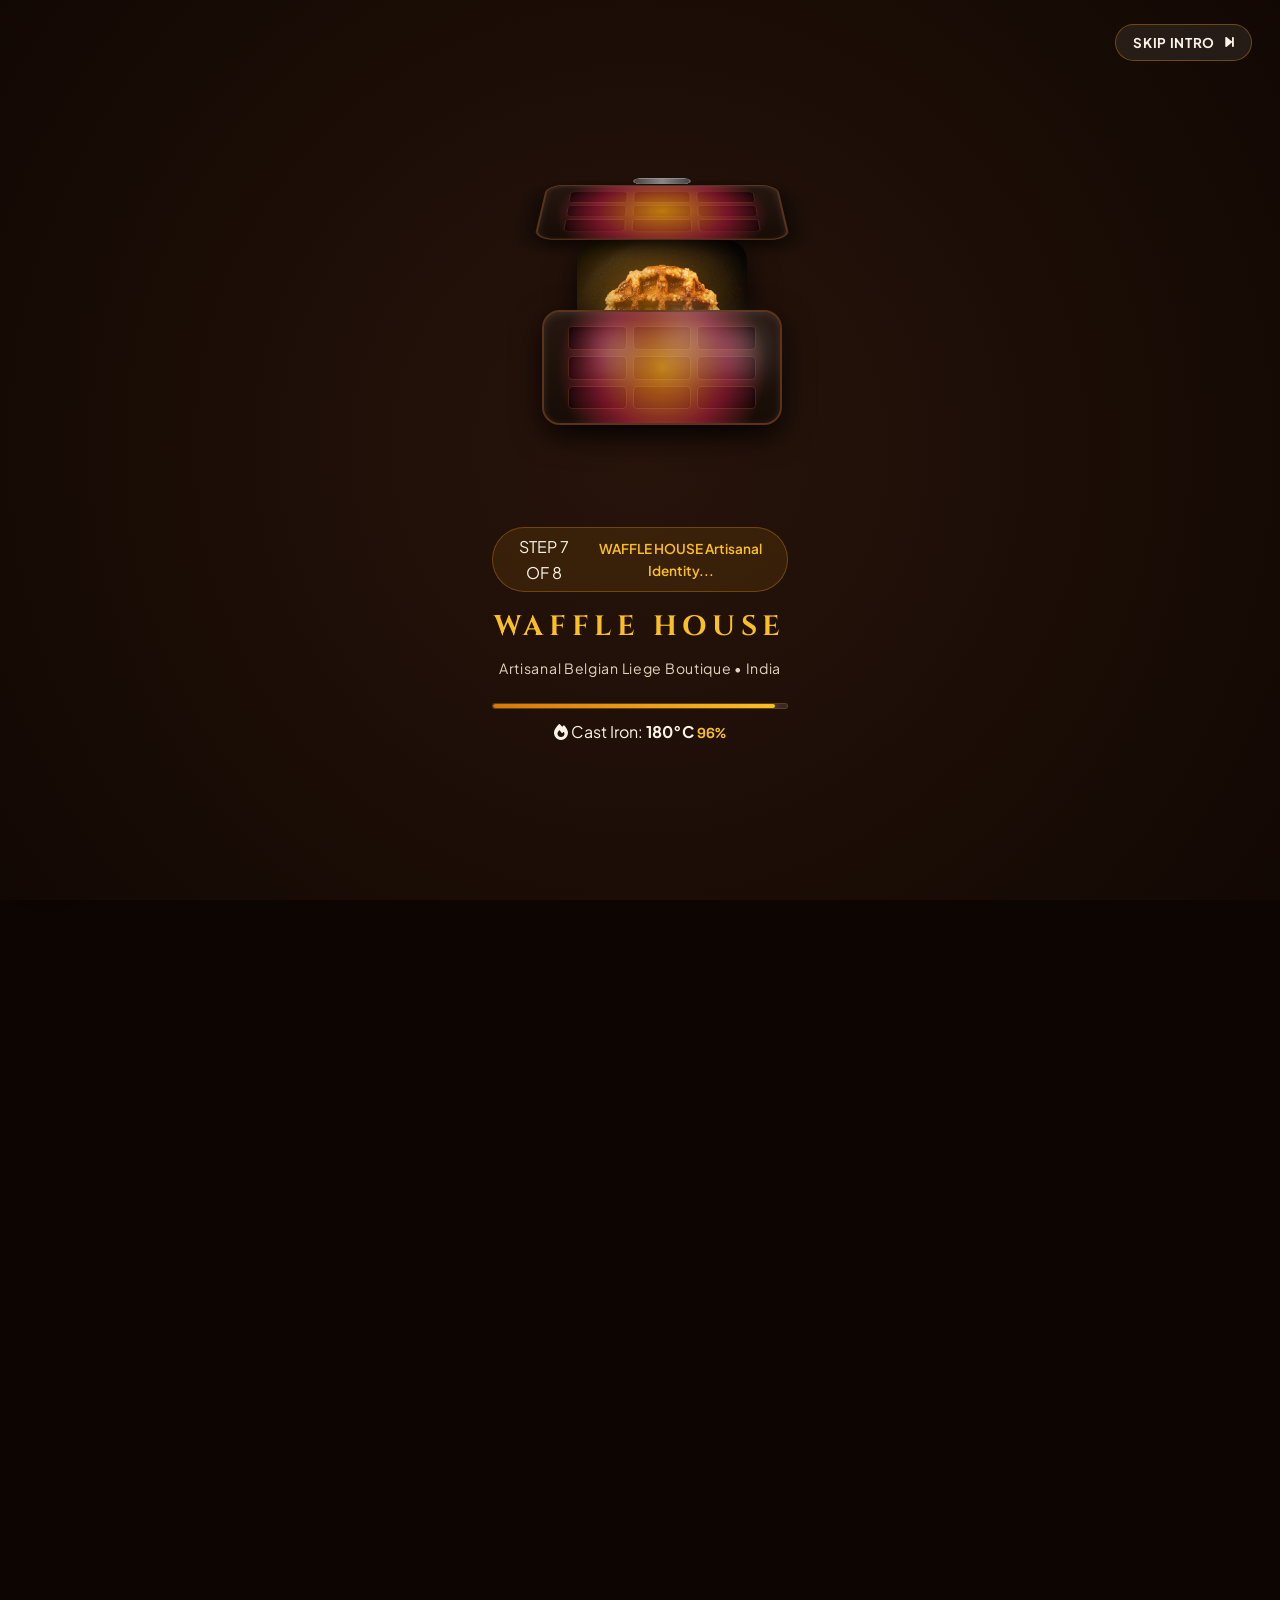
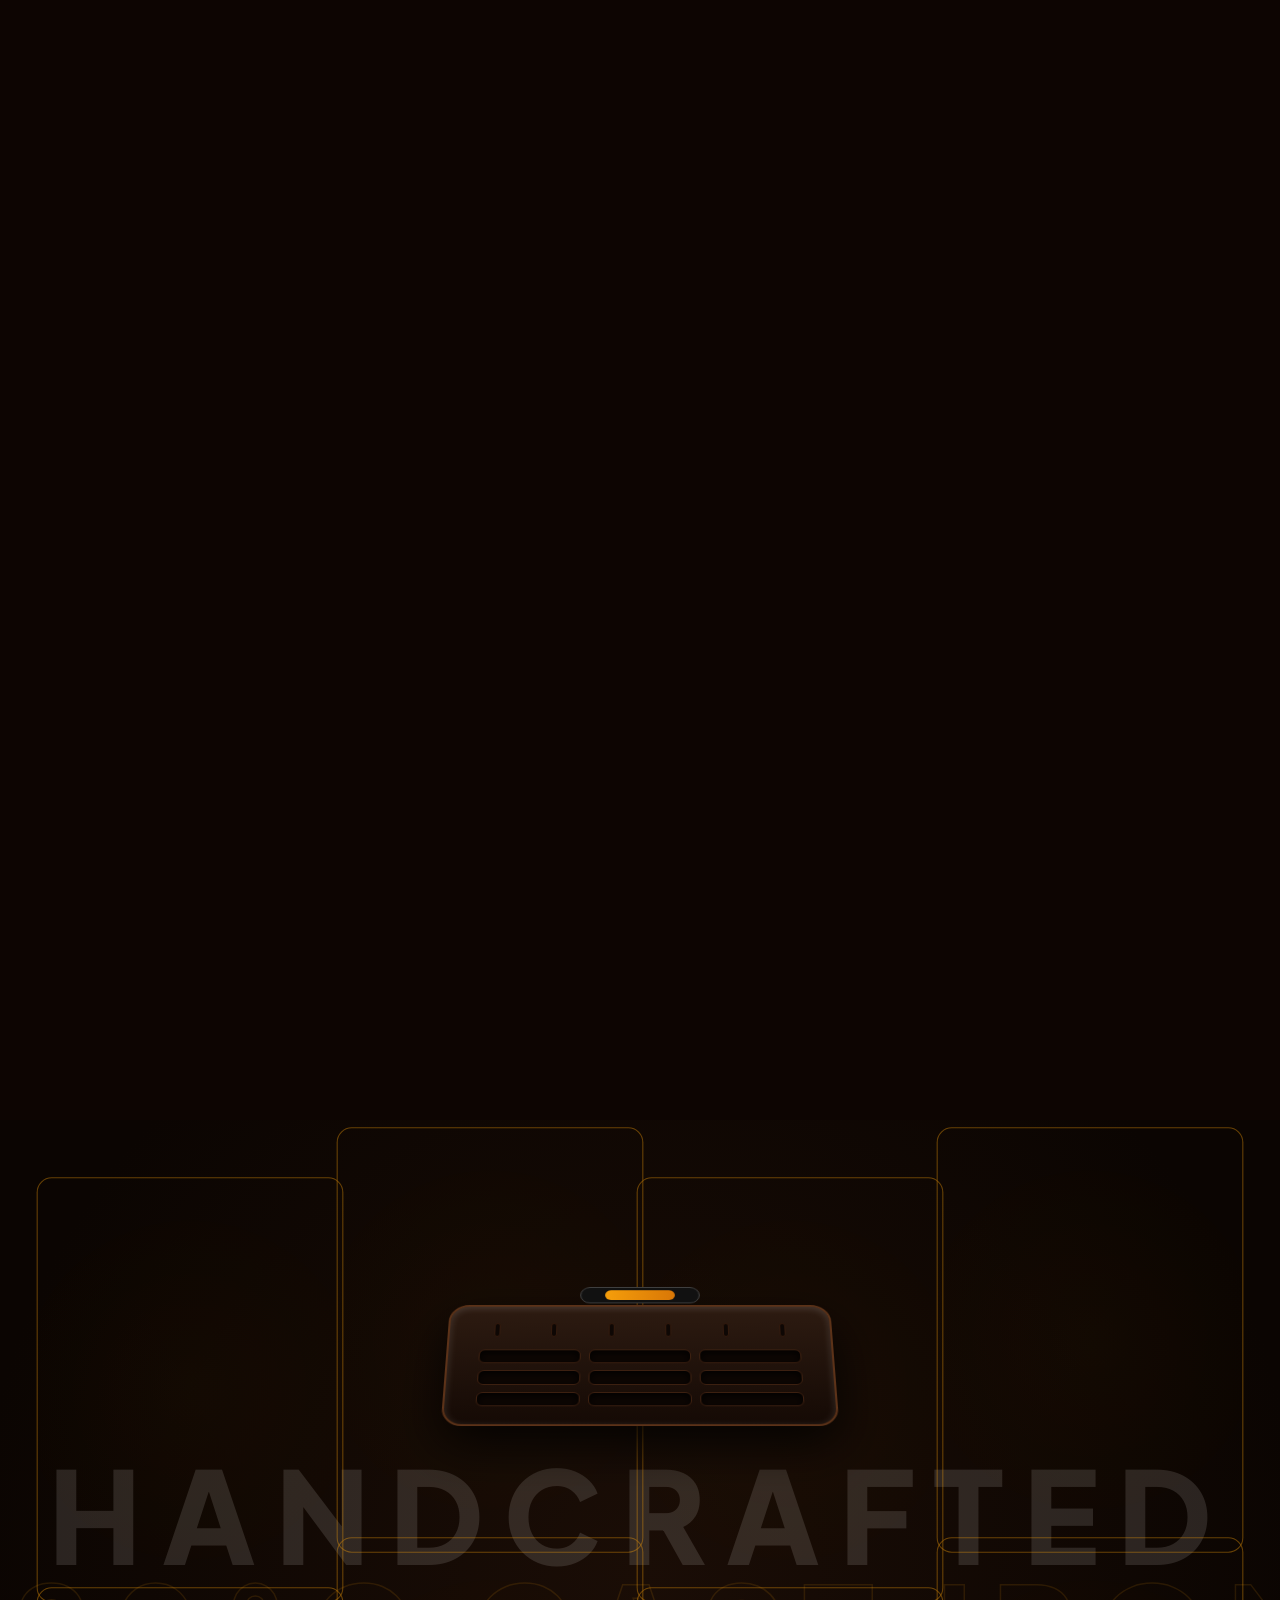
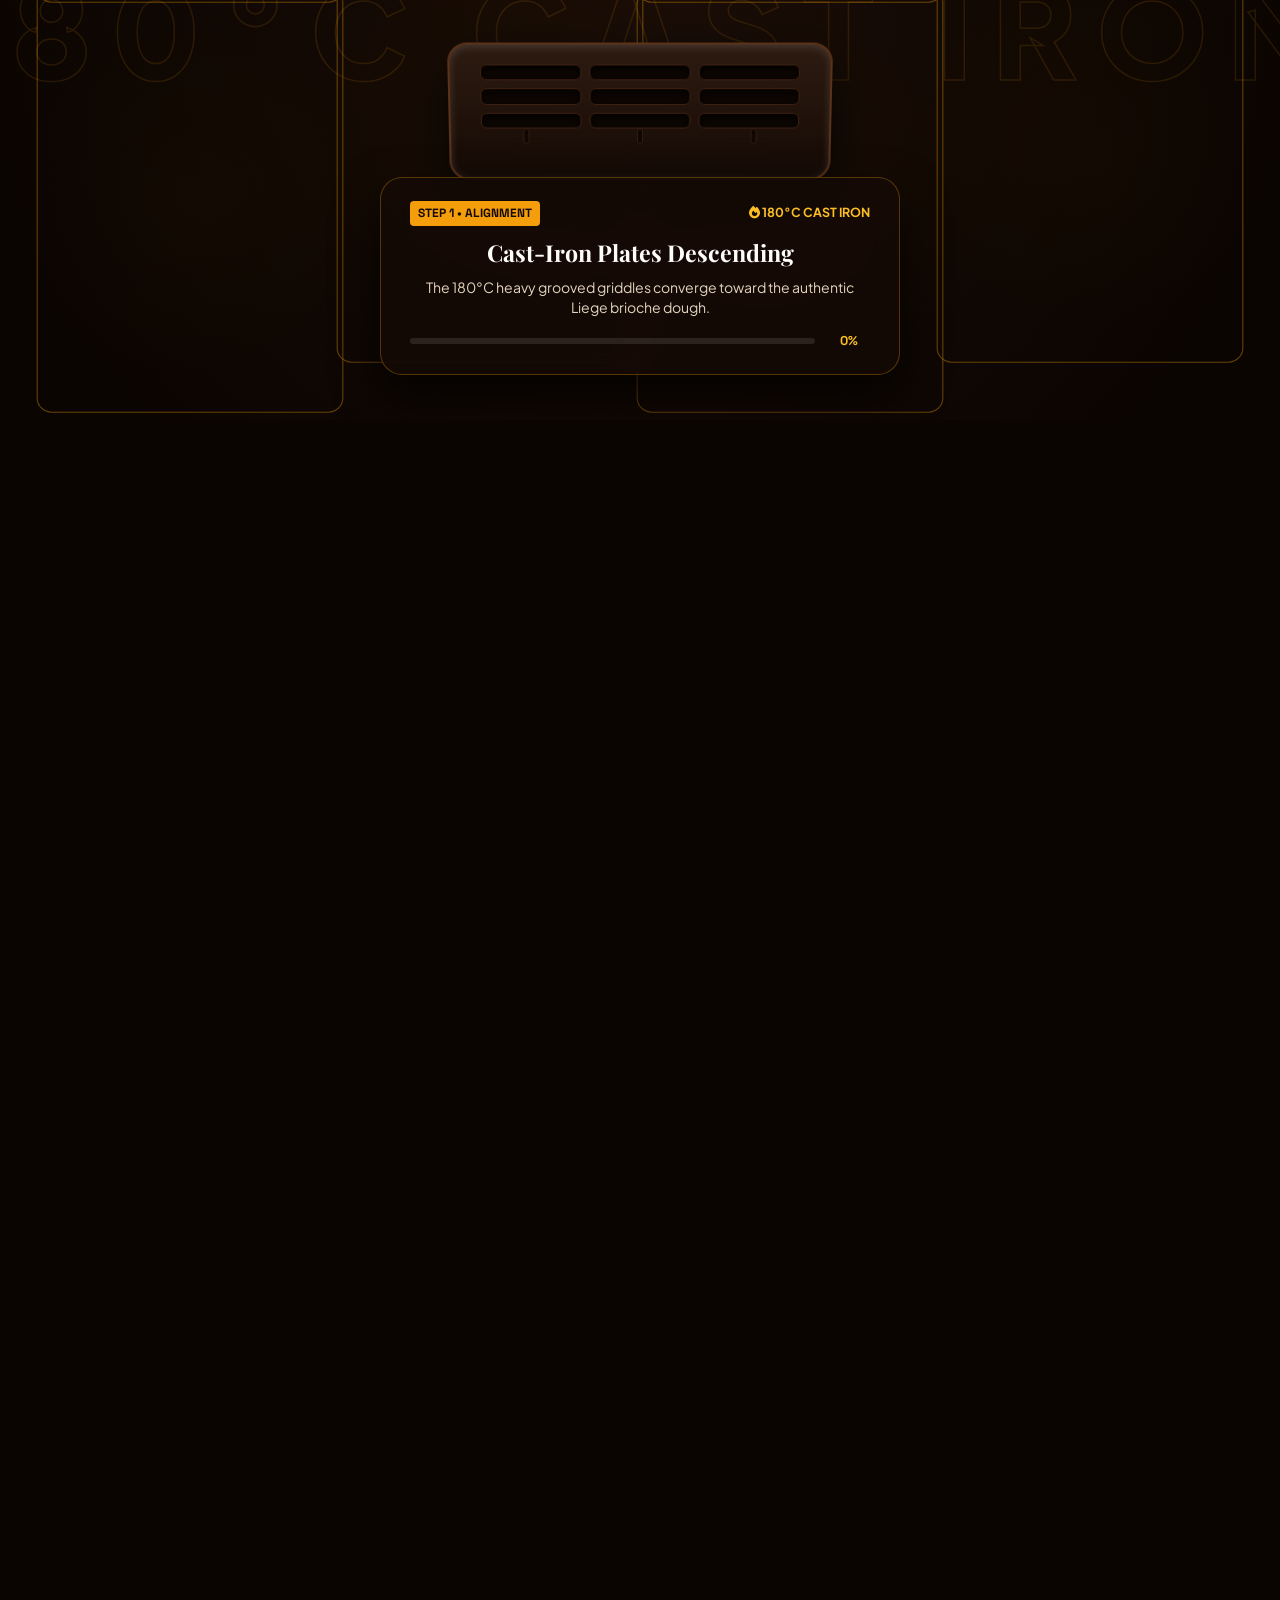
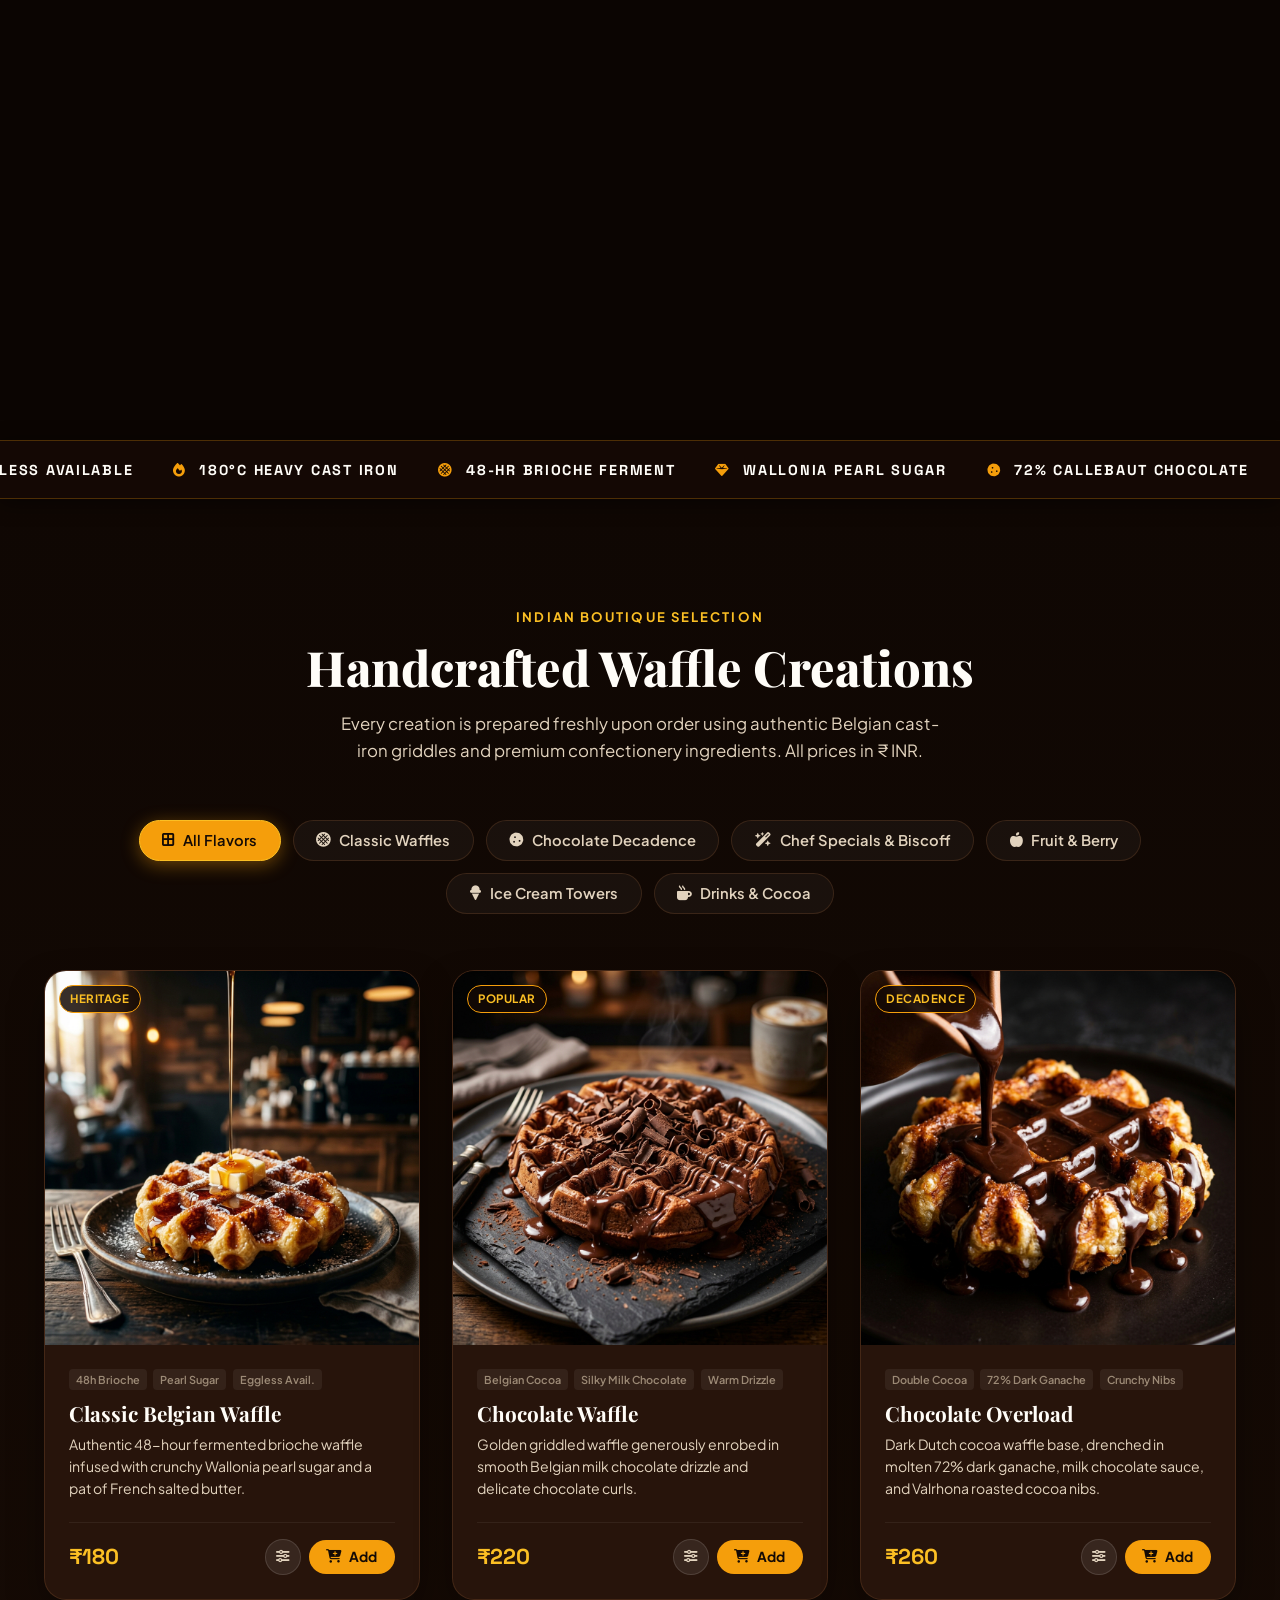
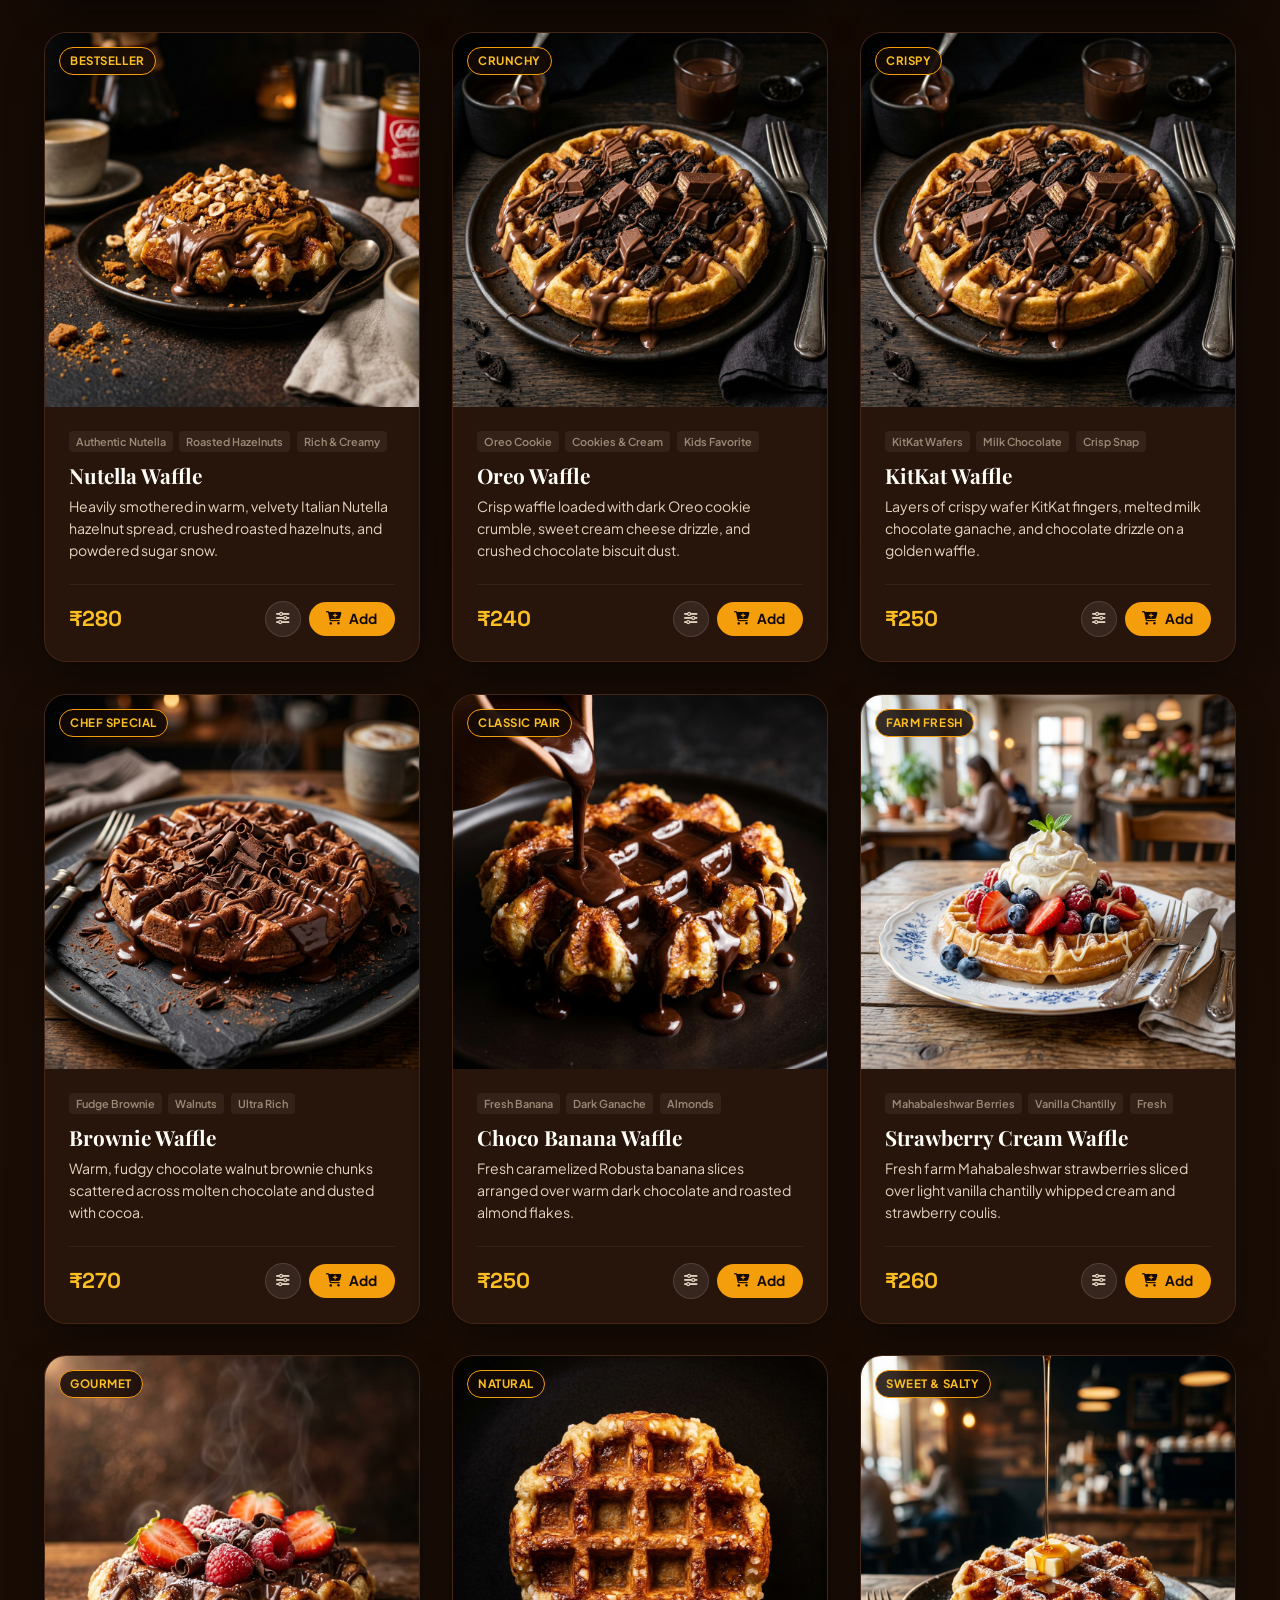
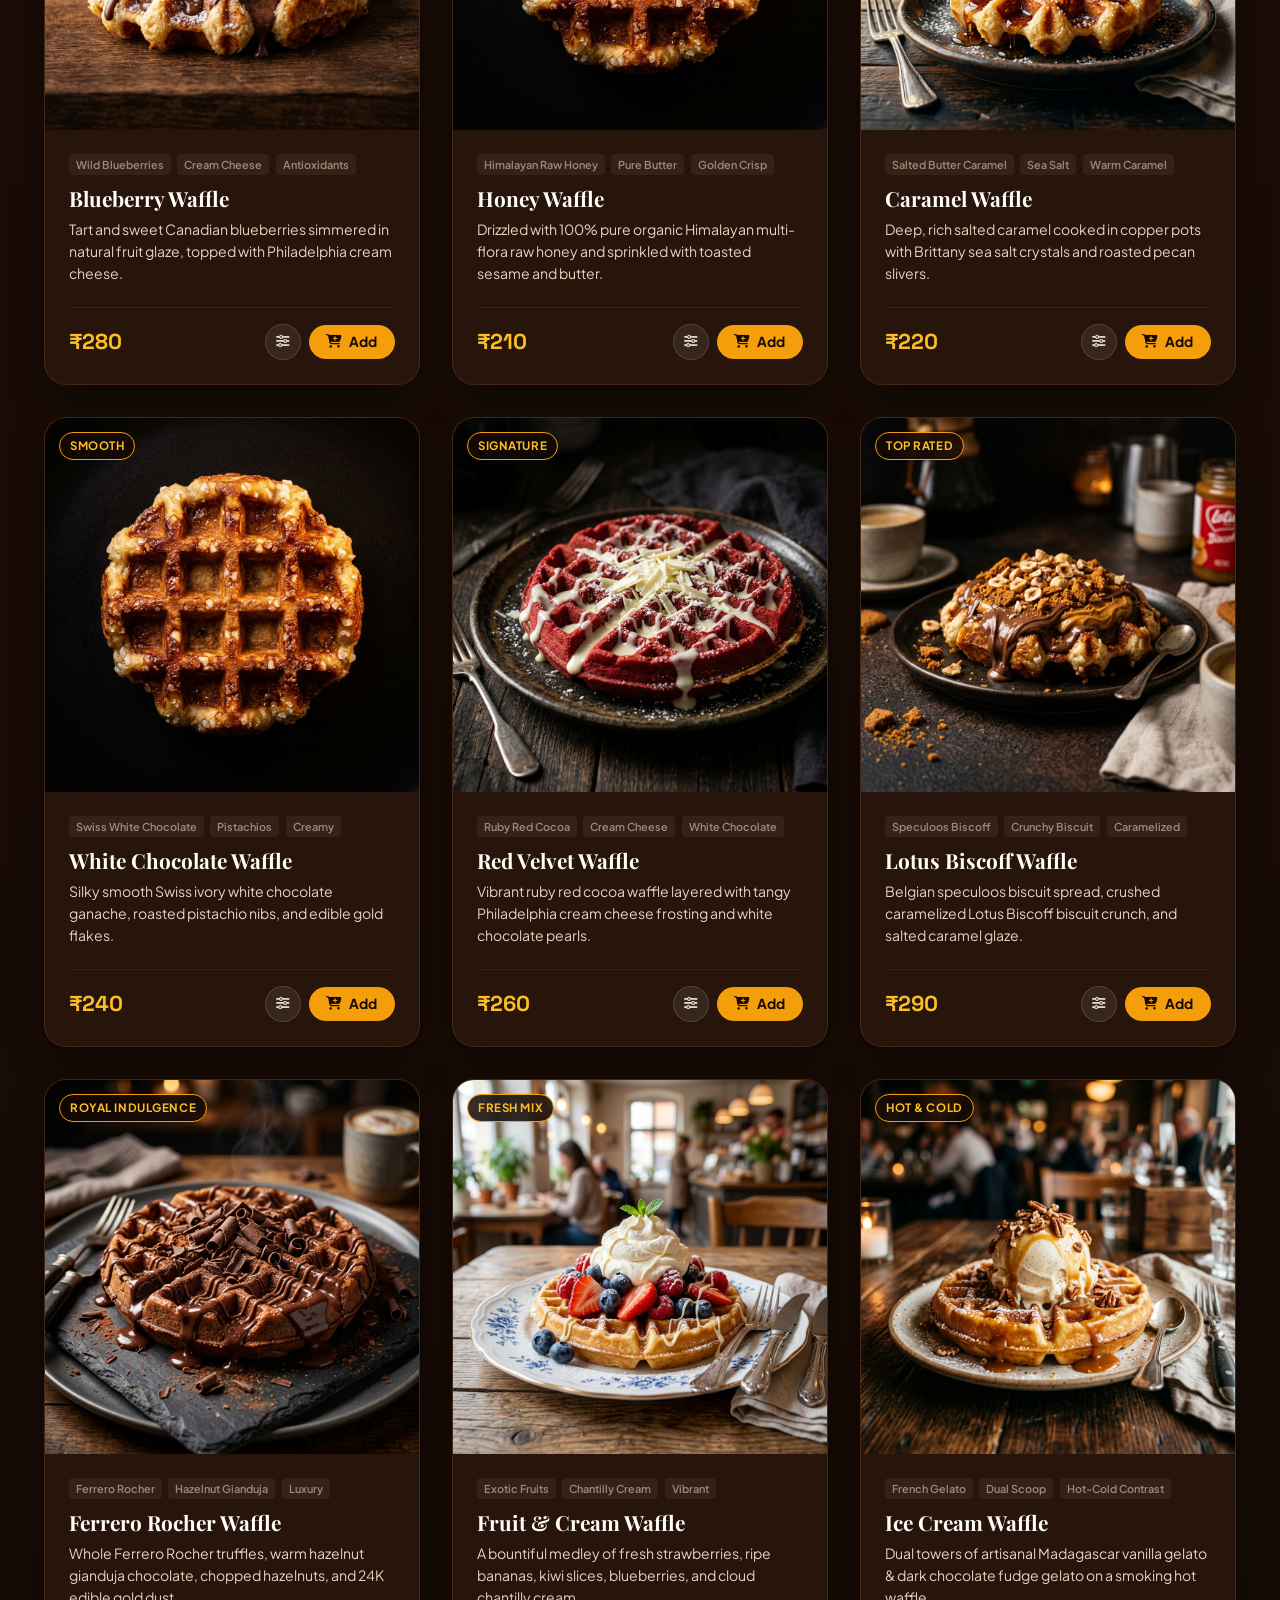
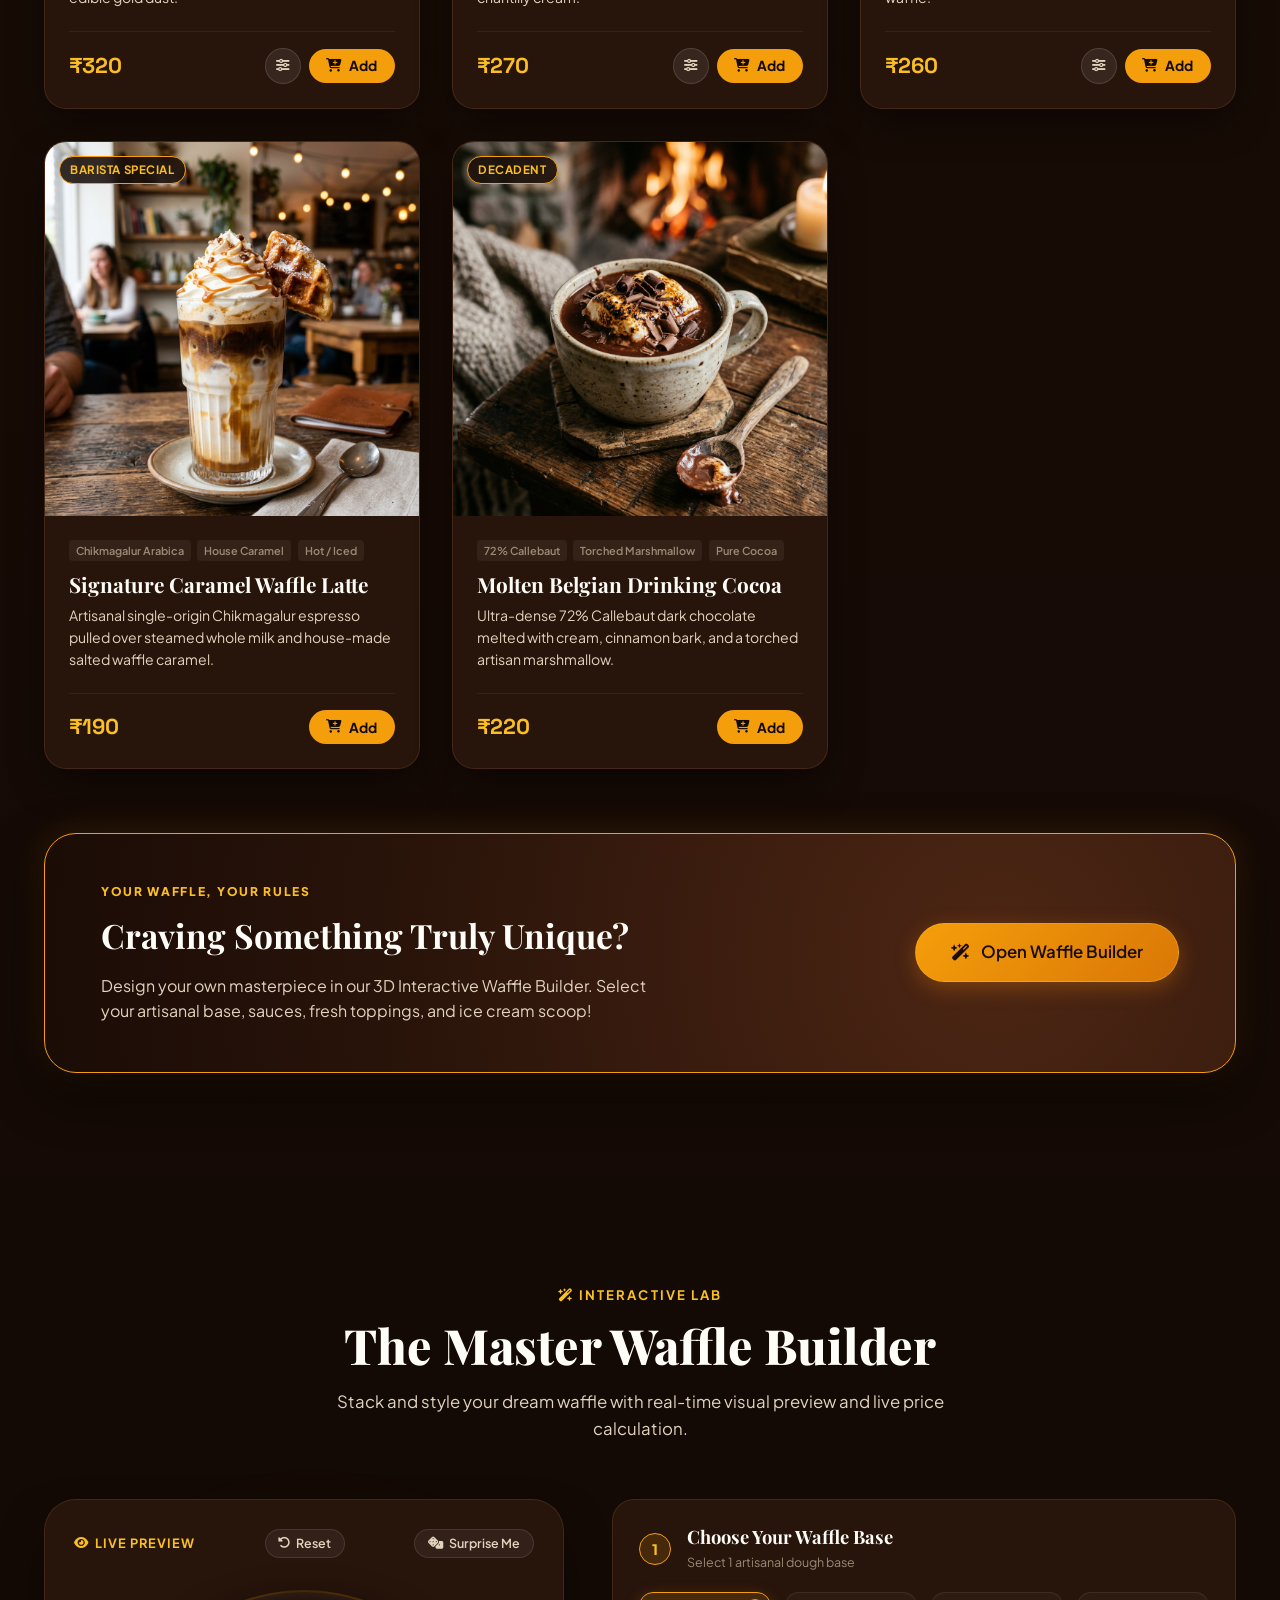
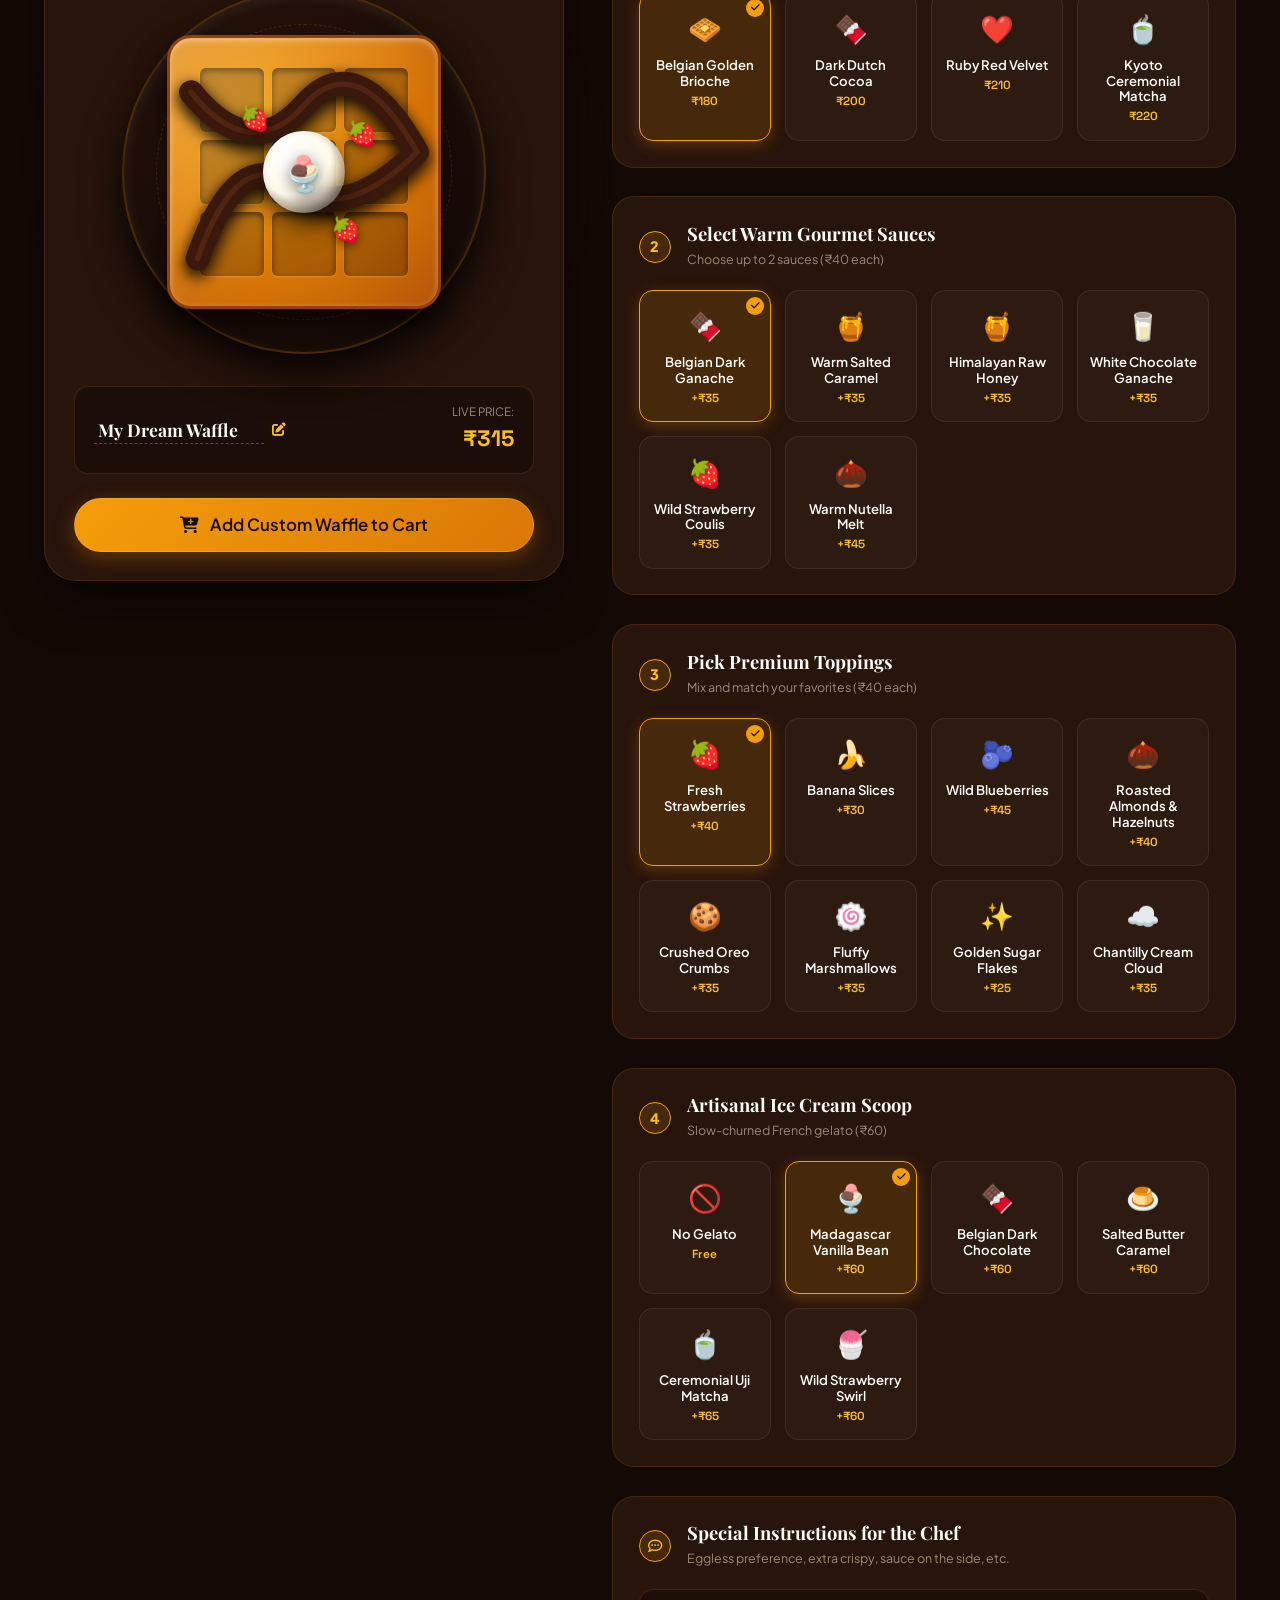
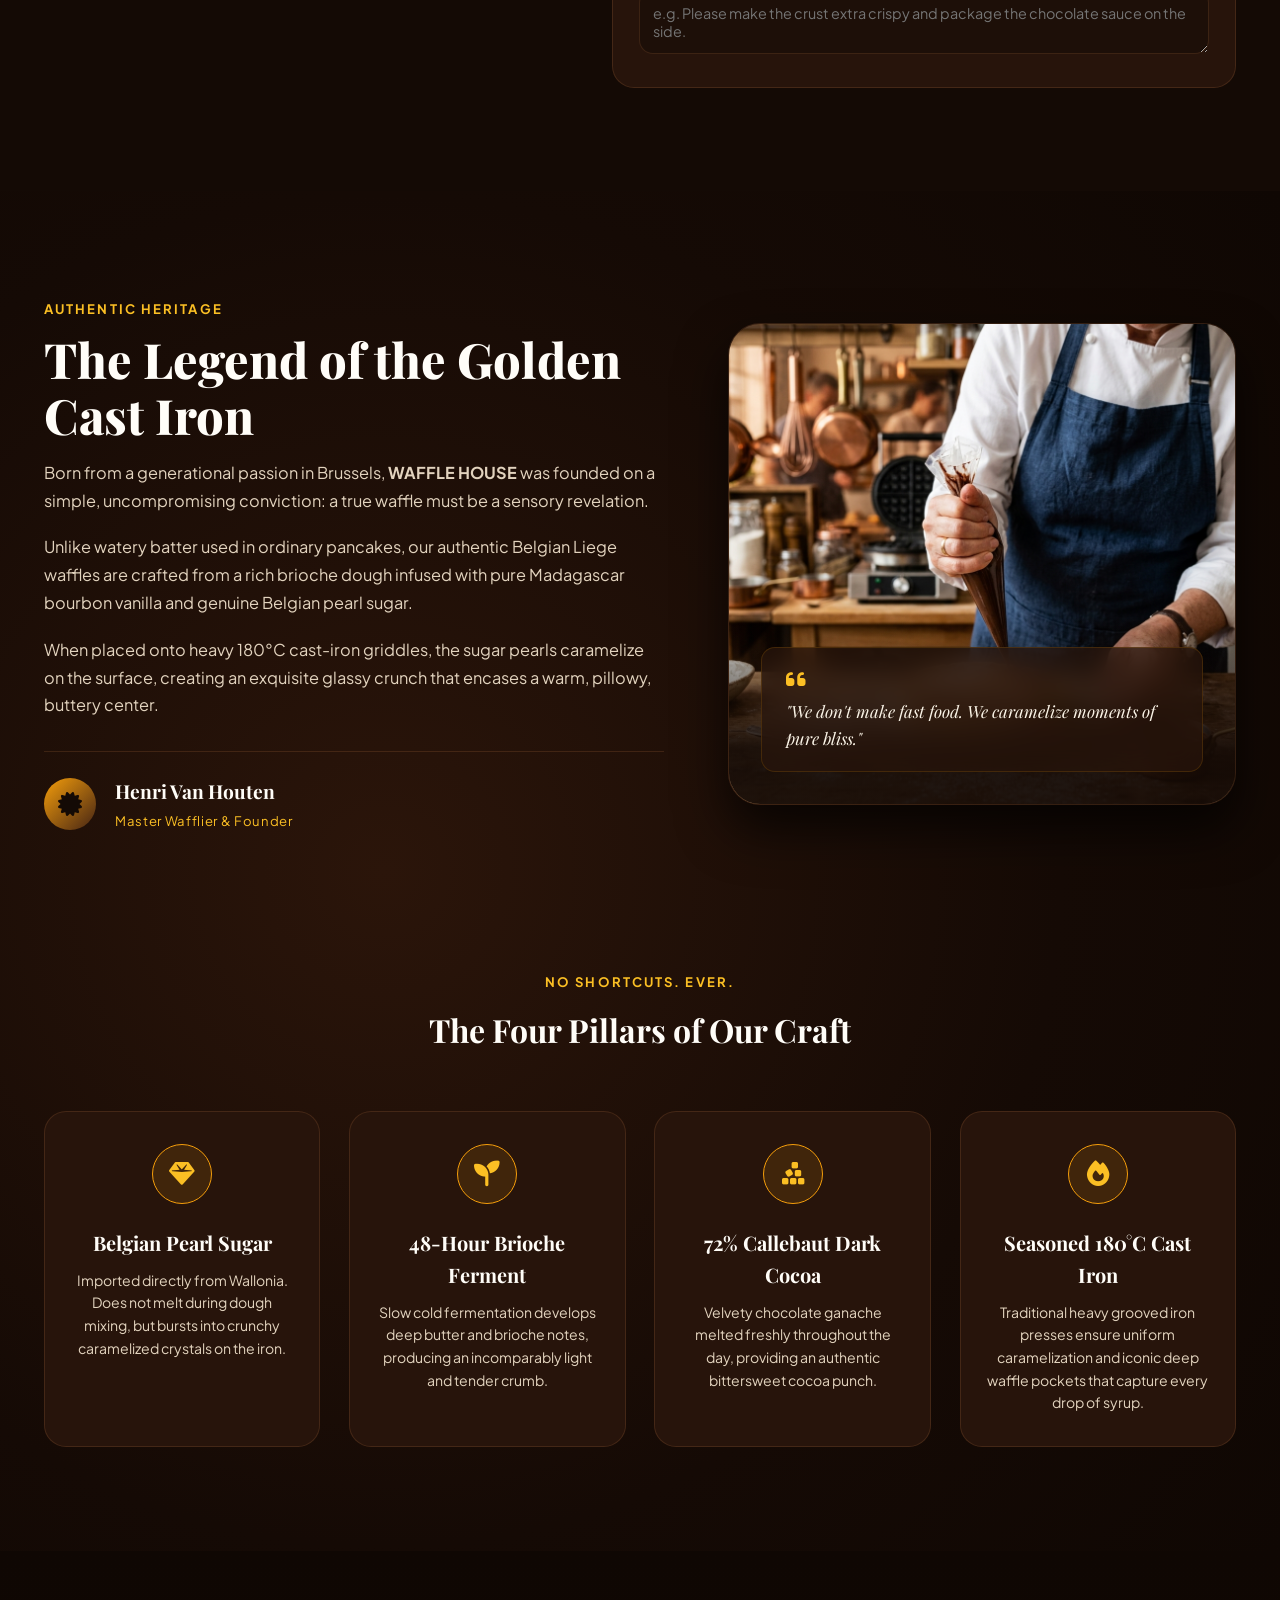
<file: index.html>
<!DOCTYPE html>
<html lang="en">
<head>
  <meta charset="UTF-8" />
  <meta name="viewport" content="width=device-width, initial-scale=1.0" />
  <meta name="description" content="WAFFLE HOUSE - Artisanal Belgian waffles, handcrafted brioche dough, caramelized pearl sugar, and molten Belgian chocolate. Order online or customize your dream waffle." />
  <title>WAFFLE HOUSE | Crispy Outside. Soft Inside.</title>

  <!-- Google Fonts -->
  <link rel="preconnect" href="https://fonts.googleapis.com" />
  <link rel="preconnect" href="https://fonts.gstatic.com" crossorigin />
  <link href="https://fonts.googleapis.com/css2?family=Cinzel:wght@500;700;900&family=Playfair+Display:ital,wght@0,500;0,700;0,900;1,600&family=Plus+Jakarta+Sans:wght@300;400;500;600;700;800&family=Space+Grotesk:wght@500;700&display=swap" rel="stylesheet" />

  <!-- Font Awesome Icons -->
  <link rel="stylesheet" href="https://cdnjs.cloudflare.com/ajax/libs/font-awesome/6.4.0/css/all.min.css" />

  <!-- Main Stylesheet -->
  <link rel="stylesheet" href="css/style.css" />
</head>
<body class="loading-active">

  <!-- ==============================================
       1. LUXURY 8-STEP FOOD COMMERCIAL INTRO
       Sequence: Batter pours → Iron closes → Heat/glow increases →
                 Waffle cooks → Steam rises → Waffle reveals →
                 WAFFLE HOUSE logo appears → Enter website
       ============================================== -->
  <div id="preloader" class="preloader">
    <div class="preloader-content">
      <!-- Skip intro button -->
      <button class="skip-intro-btn" id="skip-intro-btn" aria-label="Skip Commercial Intro">
        <span>Skip Intro</span>
        <i class="fa-solid fa-forward-step"></i>
      </button>

      <!-- Food Commercial Stage Chamber -->
      <div class="intro-commercial-chamber" id="intro-commercial-chamber">
        
        <!-- Step 1: Creamy Batter Pour Stream -->
        <div class="intro-batter-pour" id="intro-batter-pour">
          <div class="batter-stream"></div>
          <div class="batter-puddle"></div>
        </div>

        <!-- 3D Cast Iron Press Rig -->
        <div class="intro-iron-rig" id="intro-iron-rig">
          <!-- Top Iron Lid -->
          <div class="intro-iron-lid" id="intro-iron-lid">
            <div class="iron-handle"></div>
            <div class="iron-plate-teeth top">
              <span class="cell"></span><span class="cell"></span><span class="cell"></span>
              <span class="cell"></span><span class="cell"></span><span class="cell"></span>
              <span class="cell"></span><span class="cell"></span><span class="cell"></span>
            </div>
            <div class="iron-coil-glow top-coil" id="intro-top-coil"></div>
          </div>

          <!-- Center Stage: The Baked Waffle -->
          <div class="intro-waffle-bake" id="intro-waffle-bake">
            <img src="assets/images/waffle-stage-clean.jpg" alt="Golden Waffle Being Baked" class="intro-waffle-img" draggable="false" />
            <div class="intro-caramel-glow" id="intro-caramel-glow"></div>
          </div>

          <!-- Dense Volumetric Steam Wisps -->
          <div class="intro-steam-group" id="intro-steam-group">
            <div class="intro-steam-plume is-1"></div>
            <div class="intro-steam-plume is-2"></div>
            <div class="intro-steam-plume is-3"></div>
          </div>

          <!-- Bottom Iron Base -->
          <div class="intro-iron-base">
            <div class="iron-plate-teeth bottom">
              <span class="cell"></span><span class="cell"></span><span class="cell"></span>
              <span class="cell"></span><span class="cell"></span><span class="cell"></span>
              <span class="cell"></span><span class="cell"></span><span class="cell"></span>
            </div>
            <div class="iron-coil-glow bottom-coil" id="intro-bottom-coil"></div>
          </div>
        </div>

      </div>

      <!-- Commercial Step Status & Brand Reveal -->
      <div class="preloader-brand">
        <div class="intro-step-indicator" id="intro-step-indicator">
          <span class="step-pill" id="intro-step-pill">STEP 1 OF 8</span>
          <span class="step-status-text" id="intro-status-text">Pouring 48-Hour Brioche Batter...</span>
        </div>
        <h2 class="brand-title" id="intro-brand-title">WAFFLE HOUSE</h2>
        <p class="brand-tagline" id="intro-brand-tagline">Artisanal Belgian Liege Boutique • India</p>
      </div>

      <!-- Live Loading Bar -->
      <div class="progress-bar-wrap">
        <div class="progress-bar-fill" id="preloader-bar"></div>
      </div>
      <div class="progress-footer">
        <span class="temp-indicator"><i class="fa-solid fa-fire"></i> Cast Iron: <strong id="intro-iron-temp">24°C</strong></span>
        <span class="progress-number" id="preloader-num">0%</span>
      </div>

      <!-- Enter Website CTA Button (Revealed at Step 8) -->
      <button class="btn btn-primary intro-enter-btn" id="intro-enter-btn">
        <span>ENTER WAFFLE HOUSE</span>
        <i class="fa-solid fa-arrow-right"></i>
      </button>
    </div>
  </div>

  <!-- Background Particle Canvas -->
  <canvas id="ambient-particles" class="ambient-canvas"></canvas>

  <!-- Ambient Sound Toggle & Notification Sound Switch -->
  <div class="fixed-sound-toggle">
    <button id="sound-btn" class="sound-btn" aria-label="Toggle Sound Effects" title="Toggle Sound Feedback">
      <i class="fa-solid fa-volume-high" id="sound-icon"></i>
      <span class="sound-tooltip">Audio Feedback: ON</span>
    </button>
  </div>

  <!-- ==============================================
       NAVIGATION BAR
       ============================================== -->
  <header class="navbar" id="navbar">
    <div class="nav-container">
      <a href="#home" class="brand-logo" id="brand-logo">
        <div class="logo-waffle-icon">
          <i class="fa-solid fa-stroopwafel"></i>
        </div>
        <div class="logo-text">
          <span class="brand-main">WAFFLE HOUSE</span>
          <span class="brand-sub">ARTISANAL BELGIAN BOUTIQUE</span>
        </div>
      </a>

      <!-- Desktop Navigation Links -->
      <nav class="nav-menu" id="nav-menu">
        <ul class="nav-list">
          <li><a href="#home" class="nav-link active" data-nav="home">Home</a></li>
          <li><a href="#menu" class="nav-link" data-nav="menu">Menu</a></li>
          <li>
            <a href="#builder" class="nav-link highlight-link" data-nav="builder">
              <i class="fa-solid fa-wand-magic-sparkles"></i> Waffle Builder
              <span class="pulse-chip">NEW</span>
            </a>
          </li>
          <li><a href="#about" class="nav-link" data-nav="about">Our Story</a></li>
          <li><a href="#contact" class="nav-link" data-nav="contact">Contact</a></li>
        </ul>
      </nav>

      <!-- Nav Actions (Cart Button + Order Button + Mobile Toggle) -->
      <div class="nav-actions">
        <button id="cart-toggle-btn" class="cart-btn" aria-label="Open Shopping Cart">
          <i class="fa-solid fa-basket-shopping"></i>
          <span class="cart-label">Cart</span>
          <span class="cart-badge" id="nav-cart-badge">0</span>
        </button>

        <a href="#menu" class="btn btn-primary nav-order-btn">
          <span>Order Now</span>
          <i class="fa-solid fa-arrow-right"></i>
        </a>

        <button class="mobile-menu-btn" id="mobile-menu-btn" aria-label="Toggle Mobile Navigation">
          <span></span>
          <span></span>
          <span></span>
        </button>
      </div>
    </div>
  </header>

  <!-- Mobile Drawer Menu -->
  <div class="mobile-nav-overlay" id="mobile-nav-overlay">
    <div class="mobile-nav-panel">
      <div class="mobile-nav-header">
        <div class="brand-logo">
          <i class="fa-solid fa-stroopwafel logo-icon"></i>
          <span>WAFFLE HOUSE</span>
        </div>
        <button class="close-mobile-btn" id="close-mobile-btn" aria-label="Close Navigation">
          <i class="fa-solid fa-xmark"></i>
        </button>
      </div>
      <ul class="mobile-nav-links">
        <li><a href="#home" class="mobile-link" data-nav="home"><i class="fa-solid fa-house"></i> Home</a></li>
        <li><a href="#menu" class="mobile-link" data-nav="menu"><i class="fa-solid fa-utensils"></i> Full Menu</a></li>
        <li><a href="#builder" class="mobile-link special" data-nav="builder"><i class="fa-solid fa-wand-magic-sparkles"></i> Waffle Builder</a></li>
        <li><a href="#about" class="mobile-link" data-nav="about"><i class="fa-solid fa-heart"></i> Our Story & Craft</a></li>
        <li><a href="#contact" class="mobile-link" data-nav="contact"><i class="fa-solid fa-location-dot"></i> Visit & Contact</a></li>
      </ul>
      <div class="mobile-nav-footer">
        <button class="btn btn-primary w-full" id="mobile-open-cart-btn">
          <i class="fa-solid fa-basket-shopping"></i> View Cart (<span id="mobile-cart-badge">0</span> items)
        </button>
        <p class="mobile-hours"><i class="fa-regular fa-clock"></i> Open Daily: 8:00 AM – 11:00 PM</p>
      </div>
    </div>
  </div>

  <main>
    <!-- ==============================================
         SECTION 1: HOME (HERO)
         ============================================== -->
    <!-- ==============================================
         SECTION 1: HOME (SCROLL-CONTROLLED CINEMATIC HERO)
         ============================================== -->
    <section id="home" class="hero-scroll-track">
      <div class="hero-sticky-frame" id="hero-sticky-frame">
        <div class="hero-glow-layer"></div>

        <!-- SCROLL-CONTROLLED CINEMATIC WAFFLE STAGE -->
        <div class="hero-cinematic-stage" id="hero-cinematic-stage">
          
          <!-- Ambient 3D Depth Particles & Floating Sugar Crystals -->
          <div class="stage-floating-particles" id="stage-floating-particles">
            <span class="sugar-crystal sc-1">✦</span>
            <span class="sugar-crystal sc-2">✧</span>
            <span class="sugar-crystal sc-3">✦</span>
            <span class="sugar-crystal sc-4">✧</span>
            <span class="sugar-crystal sc-5">✦</span>
          </div>

          <!-- 3D Perspective Waffle Assembly Chamber -->
          <div class="waffle-assembly-chamber" id="waffle-assembly-chamber">
            
            <!-- Assembly Snap Flash Effect (triggers on connection in Stage 2) -->
            <div class="assembly-snap-flash" id="assembly-snap-flash"></div>
            
            <!-- STAGE 1 & 2: 4 Deconstructed Floating Waffle Quarters -->
            <div class="waffle-piece-quarter piece-tl" id="piece-tl">
              <div class="piece-inner"><img src="assets/images/waffle-stage-clean.jpg" alt="Belgian Waffle Quarter Top Left" draggable="false" /></div>
              <div class="piece-shadow"></div>
              <div class="piece-crumb c1"></div>
            </div>
            <div class="waffle-piece-quarter piece-tr" id="piece-tr">
              <div class="piece-inner"><img src="assets/images/waffle-stage-clean.jpg" alt="Belgian Waffle Quarter Top Right" draggable="false" /></div>
              <div class="piece-shadow"></div>
              <div class="piece-crumb c2"></div>
            </div>
            <div class="waffle-piece-quarter piece-bl" id="piece-bl">
              <div class="piece-inner"><img src="assets/images/waffle-stage-clean.jpg" alt="Belgian Waffle Quarter Bottom Left" draggable="false" /></div>
              <div class="piece-shadow"></div>
              <div class="piece-crumb c3"></div>
            </div>
            <div class="waffle-piece-quarter piece-br" id="piece-br">
              <div class="piece-inner"><img src="assets/images/waffle-stage-clean.jpg" alt="Belgian Waffle Quarter Bottom Right" draggable="false" /></div>
              <div class="piece-shadow"></div>
              <div class="piece-crumb c4"></div>
            </div>

            <!-- STAGE 3: Unified Assembled Base Waffle -->
            <div class="waffle-assembled-base" id="waffle-assembled-base">
              <img src="assets/images/waffle-stage-clean.jpg" alt="Crispy Assembled Belgian Liege Waffle" class="base-waffle-img" draggable="false" />
              <div class="waffle-pocket-shimmer" id="waffle-pocket-shimmer"></div>
            </div>

            <!-- STAGE 4: Chocolate Coating Layer with Spreading Flow Mask -->
            <div class="waffle-chocolate-layer" id="waffle-chocolate-layer">
              <img src="assets/images/waffle-stage-chocolate.jpg" alt="Molten Belgian Chocolate Enrobed Waffle" class="choc-waffle-img" draggable="false" />
              <div class="choc-gloss-shine"></div>
            </div>

            <!-- STAGE 4: Molten Chocolate Liquid Pour Stream & Canvas Ripples -->
            <div class="chocolate-pour-rig" id="chocolate-pour-rig">
              <div class="pour-stream-column" id="pour-stream-column">
                <div class="pour-stream-core"></div>
                <div class="pour-stream-glint"></div>
                <div class="pour-stream-nozzle"></div>
              </div>
              <canvas id="chocolate-liquid-canvas" class="chocolate-liquid-canvas"></canvas>
            </div>

            <!-- STAGE 5: Final Masterpiece Layer (Toppings & Berries) -->
            <div class="waffle-masterpiece-layer" id="waffle-masterpiece-layer">
              <img src="assets/images/waffle-stage-masterpiece.jpg" alt="Masterpiece Belgian Waffle with Fresh Strawberries and Chocolate" class="masterpiece-waffle-img" draggable="false" />
            </div>

            <!-- STAGE 5: Volumetric Rising Steam Canvas -->
            <canvas id="stage-steam-canvas" class="stage-steam-canvas"></canvas>
            
            <!-- STAGE 5: Dynamic 3D Falling Topping Elements -->
            <div class="topping-elements-rig" id="topping-elements-rig">
              <div class="floating-strawberry fs-1" id="fs-1">
                <span class="topping-emoji">🍓</span>
                <span class="topping-shadow"></span>
              </div>
              <div class="floating-strawberry fs-2" id="fs-2">
                <span class="topping-emoji">🍓</span>
                <span class="topping-shadow"></span>
              </div>
              <div class="floating-chocolate-curl fcc-1" id="fcc-1">
                <span class="topping-emoji">🍫</span>
                <span class="topping-shadow"></span>
              </div>
              <div class="floating-raspberry fr-1" id="fr-1">
                <span class="topping-emoji">🫐</span>
                <span class="topping-shadow"></span>
              </div>
              <div class="sugar-snow-fall" id="sugar-snow-fall"></div>
            </div>

          </div>

          <!-- Cinematic Lighting & Vignette Overlays -->
          <div class="video-vignette-layer"></div>
          <div class="video-amber-lighting"></div>
        </div>

        <!-- 5 Cinematic Stage Text Overlays -->
        <div class="cinematic-stages-container" id="cinematic-stages">
          
          <!-- STAGE 1: 0% to 20% -->
          <div class="cinematic-stage-card active" data-stage="1">
            <div class="stage-eyebrow">
              <span class="stage-num-badge">STAGE 01</span>
              <span class="stage-tag-text">Deconstructed Dough</span>
            </div>
            <h1 class="hero-title">
              <span class="title-line">Crispy Outside.</span>
              <span class="title-line gold-gradient">Soft Inside.</span>
            </h1>
            <p class="hero-description">
              Artisanal brioche quarters suspended in air, infused with authentic Wallonia pearl sugar. Scroll down to assemble the waffle.
            </p>
            <div class="stage-scroll-hint">
              <span class="mouse-icon"><span class="mouse-wheel"></span></span>
              <span>Scroll down to assemble ↓</span>
            </div>
          </div>

          <!-- STAGE 2: 20% to 40% -->
          <div class="cinematic-stage-card" data-stage="2">
            <div class="stage-eyebrow">
              <span class="stage-num-badge">STAGE 02</span>
              <span class="stage-tag-text">The Convergence</span>
            </div>
            <h2 class="hero-stage-title">
              Golden Brioche<br /><span class="gold-gradient">Meets 180°C Heat</span>
            </h2>
            <p class="hero-description">
              Watch as each delicate quarter rotates into alignment, drawing together with architectural culinary precision.
            </p>
          </div>

          <!-- STAGE 3: 40% to 60% -->
          <div class="cinematic-stage-card" data-stage="3">
            <div class="stage-eyebrow">
              <span class="stage-num-badge">STAGE 03</span>
              <span class="stage-tag-text">Cast-Iron Harmony</span>
            </div>
            <h2 class="hero-stage-title">
              Assembled to<br /><span class="gold-gradient">Crispy Perfection</span>
            </h2>
            <p class="hero-description">
              The signature deep waffle pockets lock into form, ready to capture rivers of warm chocolate ganache.
            </p>
          </div>

          <!-- STAGE 4: 60% to 80% -->
          <div class="cinematic-stage-card" data-stage="4">
            <div class="stage-eyebrow">
              <span class="stage-num-badge">STAGE 04</span>
              <span class="stage-tag-text">The Chocolate Cascade</span>
            </div>
            <h2 class="hero-stage-title">
              Molten 72%<br /><span class="gold-gradient">Belgian Ganache</span>
            </h2>
            <p class="hero-description">
              Silky, warm single-origin chocolate pours from above, cascading luxuriously into every caramelized pocket.
            </p>
          </div>

          <!-- STAGE 5: 80% to 100% -->
          <div class="cinematic-stage-card" data-stage="5">
            <div class="stage-eyebrow">
              <span class="stage-num-badge highlight">STAGE 05</span>
              <span class="stage-tag-text">The Masterpiece</span>
            </div>
            <h2 class="hero-stage-title">
              Fresh Berries, Steam &<br /><span class="gold-gradient">Pure Ecstasy</span>
            </h2>
            <p class="hero-description">
              Topped with vibrant wild strawberries, powdered sugar snowfall, and rising vapor. Your waffle is ready to savor.
            </p>
            <div class="hero-cta-group">
              <a href="#builder" class="btn btn-primary btn-lg pulse-glow" id="hero-order-btn">
                <i class="fa-solid fa-wand-magic-sparkles"></i>
                <span>ORDER NOW</span>
              </a>
              <a href="#menu" class="btn btn-secondary btn-lg" id="hero-menu-btn">
                <i class="fa-solid fa-book-open"></i>
                <span>EXPLORE MENU</span>
              </a>
            </div>
          </div>

        </div>

        <!-- Apple-Style Interactive HUD Scrub Controller -->
        <div class="scroll-hud-panel" id="scroll-hud">
          <div class="hud-stage-tracker">
            <span class="hud-label">CINEMATIC SCENE</span>
            <strong class="hud-current-title" id="hud-stage-title">Stage 1: Floating Pieces</strong>
          </div>

          <!-- Interactive Stage Dots Navigation -->
          <div class="hud-stage-dots">
            <button class="stage-dot active" data-stage-target="1" title="Stage 1: Floating Pieces">
              <span class="dot-num">01</span>
              <span class="dot-name">Pieces</span>
            </button>
            <button class="stage-dot" data-stage-target="2" title="Stage 2: Convergence">
              <span class="dot-num">02</span>
              <span class="dot-name">Connect</span>
            </button>
            <button class="stage-dot" data-stage-target="3" title="Stage 3: Assembled">
              <span class="dot-num">03</span>
              <span class="dot-name">Assemble</span>
            </button>
            <button class="stage-dot" data-stage-target="4" title="Stage 4: Chocolate Cascade">
              <span class="dot-num">04</span>
              <span class="dot-name">Chocolate</span>
            </button>
            <button class="stage-dot" data-stage-target="5" title="Stage 5: Masterpiece">
              <span class="dot-num">05</span>
              <span class="dot-name">Complete</span>
            </button>
          </div>

          <!-- Progress Bar & Percentage -->
          <div class="hud-progress-wrap">
            <div class="hud-progress-track">
              <div class="hud-progress-fill" id="hud-progress-fill"></div>
            </div>
            <span class="hud-percentage" id="hud-progress-pct">0%</span>
          </div>
        </div>

        <!-- Scroll down prompter at bottom -->
        <div class="sticky-bottom-prompt" id="sticky-scroll-prompt">
          <span class="prompt-text">Scroll to control animation</span>
          <i class="fa-solid fa-chevron-down prompt-arrow"></i>
        </div>

      </div>
    </section>

    <!-- ==============================================
         SCROLL STORY: WAFFLE PRESS & GRID MORPH TRANSITION
         Controlled by user scroll progress
         Sequence: Top Plate descends & Bottom Plate ascends →
                   Plates close & gap narrows → 180°C golden heat glow surges →
                   PRESS & WARM LIGHT FLASH → Plates open & WAFFLE REVEALS →
                   Waffle grid expands and morphs into Menu section architecture
         ============================================== -->
    <section id="press-story" class="press-story-track">
      <div class="press-sticky-container" id="press-sticky-container">
        
        <!-- Background Depth Parallax Typography -->
        <div class="press-bg-typography" id="press-bg-typography" data-parallax="slow">
          <span class="bg-word">HANDCRAFTED</span>
          <span class="bg-word outline">180°C CAST IRON</span>
        </div>

        <!-- Expanding Waffle Grid Morph Layer (Creates the Menu background) -->
        <div class="press-grid-morph" id="press-grid-morph" data-parallax="medium">
          <div class="morph-cell mc-1"></div><div class="morph-cell mc-2"></div>
          <div class="morph-cell mc-3"></div><div class="morph-cell mc-4"></div>
          <div class="morph-cell mc-5"></div><div class="morph-cell mc-6"></div>
          <div class="morph-cell mc-7"></div><div class="morph-cell mc-8"></div>
        </div>

        <!-- Heavy Cast-Iron Waffle Press Rig -->
        <div class="waffle-press-rig" id="waffle-press-rig" data-parallax="fast">
          
          <!-- Top Heavy Cast-Iron Press Plate -->
          <div class="press-plate plate-top" id="plate-top">
            <div class="plate-handle-arm">
              <span class="handle-grip"></span>
            </div>
            <div class="plate-iron-body">
              <div class="plate-ribs-texture">
                <span class="p-rib"></span><span class="p-rib"></span><span class="p-rib"></span>
                <span class="p-rib"></span><span class="p-rib"></span><span class="p-rib"></span>
              </div>
            </div>
            <div class="plate-teeth-face top-teeth">
              <span class="t-cell"></span><span class="t-cell"></span><span class="t-cell"></span>
              <span class="t-cell"></span><span class="t-cell"></span><span class="t-cell"></span>
              <span class="t-cell"></span><span class="t-cell"></span><span class="t-cell"></span>
            </div>
            <div class="plate-element-glow top-element-glow" id="plate-top-glow"></div>
          </div>

          <!-- Central Cooking Chamber: Dough → Press Flash → Reveal Waffle -->
          <div class="press-chamber" id="press-chamber">
            <div class="press-flash-bloom" id="press-flash-bloom"></div>
            <div class="press-waffle-reveal" id="press-waffle-reveal">
              <img src="assets/images/waffle-stage-clean.jpg" alt="Freshly Pressed Golden Belgian Waffle" class="press-waffle-photo" draggable="false" />
              <div class="press-sugar-crackle"></div>
            </div>
            <div class="press-steam-wisps" id="press-steam-wisps">
              <span class="ps-wisp ps1"></span>
              <span class="ps-wisp ps2"></span>
              <span class="ps-wisp ps3"></span>
            </div>
          </div>

          <!-- Bottom Cast-Iron Base Plate -->
          <div class="press-plate plate-bottom" id="plate-bottom">
            <div class="plate-teeth-face bottom-teeth">
              <span class="t-cell"></span><span class="t-cell"></span><span class="t-cell"></span>
              <span class="t-cell"></span><span class="t-cell"></span><span class="t-cell"></span>
              <span class="t-cell"></span><span class="t-cell"></span><span class="t-cell"></span>
            </div>
            <div class="plate-element-glow bottom-element-glow" id="plate-bottom-glow"></div>
            <div class="plate-iron-body bottom-body">
              <div class="plate-ribs-texture">
                <span class="p-rib"></span><span class="p-rib"></span><span class="p-rib"></span>
              </div>
            </div>
            <div class="plate-stand-feet"></div>
          </div>

        </div>

        <!-- Scroll Story Interactive Caption Card -->
        <div class="press-story-caption" id="press-story-caption">
          <div class="caption-eyebrow">
            <span class="caption-step-badge" id="press-step-badge">STEP 1 • ALIGNMENT</span>
            <span class="caption-temp"><i class="fa-solid fa-fire"></i> 180°C CAST IRON</span>
          </div>
          <h3 class="caption-title" id="press-title">Cast-Iron Waffle Press</h3>
          <p class="caption-desc" id="press-desc">Scroll down to lower the heavy iron plate, apply golden heat, and press the authentic Liege dough.</p>
          <div class="press-scroll-tracker">
            <div class="press-track-bar">
              <div class="press-track-fill" id="press-track-fill"></div>
            </div>
            <span class="press-pct-label" id="press-pct-label">0%</span>
          </div>
        </div>

      </div>
    </section>

    <!-- Speed-Sensitive Marquee Ticker -->
    <div class="scroll-speed-marquee" id="scroll-speed-marquee">
      <div class="marquee-track" id="marquee-track">
        <span class="marquee-item"><i class="fa-solid fa-star gold"></i> 100% EGGLESS AVAILABLE</span>
        <span class="marquee-item"><i class="fa-solid fa-fire gold"></i> 180°C HEAVY CAST IRON</span>
        <span class="marquee-item"><i class="fa-solid fa-stroopwafel gold"></i> 48-HR BRIOCHE FERMENT</span>
        <span class="marquee-item"><i class="fa-solid fa-gem gold"></i> WALLONIA PEARL SUGAR</span>
        <span class="marquee-item"><i class="fa-solid fa-cookie gold"></i> 72% CALLEBAUT CHOCOLATE</span>
        <span class="marquee-item"><i class="fa-solid fa-heart gold"></i> FRESHLY BAKED TO ORDER IN INDIA</span>
        <!-- Continuous loop duplicates -->
        <span class="marquee-item"><i class="fa-solid fa-star gold"></i> 100% EGGLESS AVAILABLE</span>
        <span class="marquee-item"><i class="fa-solid fa-fire gold"></i> 180°C HEAVY CAST IRON</span>
        <span class="marquee-item"><i class="fa-solid fa-stroopwafel gold"></i> 48-HR BRIOCHE FERMENT</span>
        <span class="marquee-item"><i class="fa-solid fa-gem gold"></i> WALLONIA PEARL SUGAR</span>
        <span class="marquee-item"><i class="fa-solid fa-cookie gold"></i> 72% CALLEBAUT CHOCOLATE</span>
        <span class="marquee-item"><i class="fa-solid fa-heart gold"></i> FRESHLY BAKED TO ORDER IN INDIA</span>
      </div>
    </div>

    <!-- ==============================================
         SECTION 2: MENU
         ============================================== -->
    <section id="menu" class="section menu-section">
      <div class="container">
        <div class="section-header text-center" data-animate="fade-up">
          <div class="section-tag">Indian Boutique Selection</div>
          <h2 class="section-title">Handcrafted Waffle Creations</h2>
          <p class="section-subtitle">
            Every creation is prepared freshly upon order using authentic Belgian cast-iron griddles and premium confectionery ingredients. All prices in ₹ INR.
          </p>
        </div>

        <!-- Filter Categories -->
        <div class="menu-filter-bar" data-animate="fade-up">
          <button class="filter-btn active" data-filter="all">
            <i class="fa-solid fa-border-all"></i> All Flavors
          </button>
          <button class="filter-btn" data-filter="classic">
            <i class="fa-solid fa-stroopwafel"></i> Classic Waffles
          </button>
          <button class="filter-btn" data-filter="chocolate">
            <i class="fa-solid fa-cookie"></i> Chocolate Decadence
          </button>
          <button class="filter-btn" data-filter="special">
            <i class="fa-solid fa-wand-magic-sparkles"></i> Chef Specials & Biscoff
          </button>
          <button class="filter-btn" data-filter="fruit">
            <i class="fa-solid fa-apple-whole"></i> Fruit & Berry
          </button>
          <button class="filter-btn" data-filter="icecream">
            <i class="fa-solid fa-ice-cream"></i> Ice Cream Towers
          </button>
          <button class="filter-btn" data-filter="drinks">
            <i class="fa-solid fa-mug-hot"></i> Drinks & Cocoa
          </button>
        </div>

        <!-- Product Grid with Staggered Reveals -->
        <div class="menu-grid" id="menu-grid">
          <!-- Dynamically populated via JS with staggered IntersectionObserver timing -->
        </div>

        <!-- Product Detail FLIP Transformation Modal / Overlay -->
        <div class="product-flip-backdrop" id="product-flip-backdrop"></div>
        <div class="product-flip-card" id="product-flip-card" role="dialog" aria-modal="true" aria-hidden="true">
          <button class="flip-close-btn" id="flip-close-btn" aria-label="Close Product Detail">
            <i class="fa-solid fa-xmark"></i>
          </button>
          <div class="flip-content-body" id="flip-content-body">
            <!-- Dynamically populated on card click -->
          </div>
        </div>

        <!-- Customizer Promotion Banner -->
        <div class="builder-cta-banner" data-animate="fade-up">
          <div class="banner-content">
            <span class="banner-badge">YOUR WAFFLE, YOUR RULES</span>
            <h3>Craving Something Truly Unique?</h3>
            <p>Design your own masterpiece in our 3D Interactive Waffle Builder. Select your artisanal base, sauces, fresh toppings, and ice cream scoop!</p>
          </div>
          <a href="#builder" class="btn btn-primary btn-lg">
            <i class="fa-solid fa-wand-magic-sparkles"></i> Open Waffle Builder
          </a>
        </div>
      </div>
    </section>

    <!-- ==============================================
         SECTION 3: WAFFLE BUILDER (INTERACTIVE CUSTOMIZER)
         ============================================== -->
    <section id="builder" class="section builder-section">
      <div class="builder-bg-accent"></div>
      <div class="container">
        <div class="section-header text-center" data-animate="fade-up">
          <div class="section-tag"><i class="fa-solid fa-wand-magic-sparkles"></i> Interactive Lab</div>
          <h2 class="section-title">The Master Waffle Builder</h2>
          <p class="section-subtitle">
            Stack and style your dream waffle with real-time visual preview and live price calculation.
          </p>
        </div>

        <div class="builder-layout">
          <!-- Left: Live Interactive Waffle Preview Stage -->
          <div class="builder-preview-col" data-animate="fade-right">
            <div class="preview-stage-card">
              <div class="stage-header">
                <span class="stage-tag"><i class="fa-solid fa-eye"></i> Live Preview</span>
                <button class="preview-reset-btn" id="builder-reset-btn" title="Reset all selections">
                  <i class="fa-solid fa-rotate-left"></i> Reset
                </button>
                <button class="preview-surprise-btn" id="builder-surprise-btn" title="Randomize a delicious combination!">
                  <i class="fa-solid fa-dice"></i> Surprise Me
                </button>
              </div>

              <!-- Interactive Visual Canvas Wrapper -->
              <div class="waffle-stage" id="waffle-stage">
                <!-- Waffle Base Plate -->
                <div class="stage-plate">
                  <div class="plate-rim"></div>
                </div>

                <!-- Waffle Base Element (Dynamic Texture & Class) -->
                <div class="interactive-waffle" id="interactive-waffle">
                  <!-- Waffle Iron Texture Grid -->
                  <div class="waffle-grid-pattern">
                    <div class="grid-square"></div><div class="grid-square"></div>
                    <div class="grid-square"></div><div class="grid-square"></div>
                    <div class="grid-square"></div><div class="grid-square"></div>
                    <div class="grid-square"></div><div class="grid-square"></div>
                    <div class="grid-square"></div>
                  </div>
                  <div class="waffle-crisp-shine"></div>
                </div>

                <!-- Dynamic Layer: Sauces -->
                <div class="interactive-sauce-layer" id="interactive-sauce-layer"></div>

                <!-- Dynamic Layer: Ice Cream Scoop -->
                <div class="interactive-icecream-layer" id="interactive-icecream-layer"></div>

                <!-- Dynamic Layer: Toppings (Strawberries, Almonds, Oreos, Marshmallows, etc.) -->
                <div class="interactive-toppings-layer" id="interactive-toppings-layer"></div>
              </div>

              <!-- Summary Receipt Bar below preview -->
              <div class="preview-summary-footer">
                <div class="custom-title-editor">
                  <label for="custom-waffle-name" class="visually-hidden">Waffle Name</label>
                  <input type="text" id="custom-waffle-name" value="My Dream Waffle" maxlength="32" title="Click to rename your creation" />
                  <i class="fa-solid fa-pen-to-square"></i>
                </div>
                <div class="custom-live-price">
                  <span class="price-label">Live Price:</span>
                  <span class="price-val" id="builder-live-price">₹180</span>
                </div>
              </div>

              <!-- Add to Cart CTA -->
              <button class="btn btn-primary btn-lg w-full add-custom-btn" id="add-custom-waffle-btn">
                <i class="fa-solid fa-cart-plus"></i> Add Custom Waffle to Cart
              </button>
            </div>
          </div>

          <!-- Right: Interactive Ingredient Selector Accordion / Tabs -->
          <div class="builder-controls-col" data-animate="fade-left">
            <div class="builder-steps-container">

              <!-- Step 1: Waffle Base -->
              <div class="builder-step active" data-step="1">
                <div class="step-head">
                  <span class="step-badge">1</span>
                  <div class="step-info">
                    <h4>Choose Your Waffle Base</h4>
                    <span class="step-hint">Select 1 artisanal dough base</span>
                  </div>
                </div>
                <div class="options-grid base-options" id="base-options-grid">
                  <!-- Injected via builder JS -->
                </div>
              </div>

              <!-- Step 2: Artisanal Sauces -->
              <div class="builder-step" data-step="2">
                <div class="step-head">
                  <span class="step-badge">2</span>
                  <div class="step-info">
                    <h4>Select Warm Gourmet Sauces</h4>
                    <span class="step-hint">Choose up to 2 sauces (₹40 each)</span>
                  </div>
                </div>
                <div class="options-grid sauce-options" id="sauce-options-grid">
                  <!-- Injected via builder JS -->
                </div>
              </div>

              <!-- Step 3: Fresh Toppings -->
              <div class="builder-step" data-step="3">
                <div class="step-head">
                  <span class="step-badge">3</span>
                  <div class="step-info">
                    <h4>Pick Premium Toppings</h4>
                    <span class="step-hint">Mix and match your favorites (₹40 each)</span>
                  </div>
                </div>
                <div class="options-grid topping-options" id="topping-options-grid">
                  <!-- Injected via builder JS -->
                </div>
              </div>

              <!-- Step 4: Ice Cream Scoop -->
              <div class="builder-step" data-step="4">
                <div class="step-head">
                  <span class="step-badge">4</span>
                  <div class="step-info">
                    <h4>Artisanal Ice Cream Scoop</h4>
                    <span class="step-hint">Slow-churned French gelato (₹60)</span>
                  </div>
                </div>
                <div class="options-grid icecream-options" id="icecream-options-grid">
                  <!-- Injected via builder JS -->
                </div>
              </div>

              <!-- Kitchen Special Notes -->
              <div class="builder-step notes-step" data-step="5">
                <div class="step-head">
                  <span class="step-badge"><i class="fa-regular fa-comment-dots"></i></span>
                  <div class="step-info">
                    <h4>Special Instructions for the Chef</h4>
                    <span class="step-hint">Eggless preference, extra crispy, sauce on the side, etc.</span>
                  </div>
                </div>
                <div class="instructions-box">
                  <textarea id="custom-kitchen-notes" placeholder="e.g. Please make the crust extra crispy and package the chocolate sauce on the side." rows="2"></textarea>
                </div>
              </div>

            </div>
          </div>
        </div>
      </div>
    </section>

    <!-- ==============================================
         SECTION 4: CART & CHECKOUT (DRAWER & MODAL)
         ============================================== -->
    <!-- Slide-in Cart Drawer Overlay -->
    <div class="cart-drawer-overlay" id="cart-drawer-overlay">
      <div class="cart-drawer" id="cart-drawer">
        <div class="cart-drawer-header">
          <div class="drawer-title-wrap">
            <i class="fa-solid fa-basket-shopping"></i>
            <h3>Your Order</h3>
            <span class="drawer-item-count" id="drawer-total-items">0 items</span>
          </div>
          <button class="cart-close-btn" id="cart-close-btn" aria-label="Close Shopping Cart">
            <i class="fa-solid fa-xmark"></i>
          </button>
        </div>

        <!-- Fulfillment Mode Toggle (Dine-In, Takeaway, Delivery) -->
        <div class="fulfillment-selector">
          <button class="fulfillment-tab active" data-mode="dine-in">
            <i class="fa-solid fa-chair"></i> Dine-In
          </button>
          <button class="fulfillment-tab" data-mode="pickup">
            <i class="fa-solid fa-bag-shopping"></i> Pickup
          </button>
          <button class="fulfillment-tab" data-mode="delivery">
            <i class="fa-solid fa-motorcycle"></i> Delivery
          </button>
        </div>

        <!-- Cart Items List Container -->
        <div class="cart-items-container" id="cart-items-container">
          <!-- Dynamic Items Injected Here -->
          <div class="empty-cart-state" id="empty-cart-state">
            <div class="empty-icon"><i class="fa-solid fa-stroopwafel"></i></div>
            <h4>Your cart is hungry!</h4>
            <p>You haven't added any delicious waffles yet. Explore our Indian boutique menu or create your own custom masterpiece.</p>
            <a href="#menu" class="btn btn-primary btn-sm close-cart-link">Browse Menu</a>
          </div>
        </div>

        <!-- Promo Code Input -->
        <div class="promo-code-box" id="promo-code-box">
          <div class="promo-input-group">
            <i class="fa-solid fa-ticket"></i>
            <input type="text" id="promo-input" placeholder="Promo code (try 'CRISPY20')" uppercase />
            <button id="apply-promo-btn" class="btn-promo">Apply</button>
          </div>
          <div class="promo-message" id="promo-message"></div>
        </div>

        <!-- Cart Financial Breakdown Footer -->
        <div class="cart-drawer-footer" id="cart-drawer-footer">
          <div class="cart-calc-row">
            <span>Subtotal</span>
            <span class="calc-val" id="cart-subtotal">₹0</span>
          </div>
          <div class="cart-calc-row discount-row" id="cart-discount-row" style="display: none;">
            <span>Discount (<span id="discount-code-name"></span>)</span>
            <span class="calc-val discount-val" id="cart-discount">-₹0</span>
          </div>
          <div class="cart-calc-row">
            <span>Service & Packaging</span>
            <span class="calc-val" id="cart-service">₹25</span>
          </div>
          <div class="cart-calc-row">
            <span>Restaurant GST (5%)</span>
            <span class="calc-val" id="cart-tax">₹0</span>
          </div>
          <div class="cart-total-row">
            <span>Total Amount</span>
            <span class="total-val" id="cart-total">₹0</span>
          </div>

          <button class="btn btn-primary btn-lg w-full checkout-action-btn" id="proceed-checkout-btn">
            <span>Proceed to Checkout</span>
            <i class="fa-solid fa-arrow-right"></i>
          </button>
        </div>
      </div>
    </div>

    <!-- Complete Checkout Modal -->
    <div class="checkout-modal-overlay" id="checkout-modal-overlay">
      <div class="checkout-modal">
        <button class="modal-close-btn" id="close-checkout-modal" aria-label="Close Checkout">
          <i class="fa-solid fa-xmark"></i>
        </button>

        <div class="checkout-header">
          <div class="checkout-icon-wrap">
            <i class="fa-solid fa-shield-halved"></i>
          </div>
          <div>
            <h3>Secure Dessert Checkout</h3>
            <p>Enter your details to send your order directly to our 180°C waffle irons!</p>
          </div>
        </div>

        <form id="checkout-form" class="checkout-form">
          <div class="form-row">
            <div class="form-group">
              <label for="order-name">Full Name *</label>
              <input type="text" id="order-name" required placeholder="Aarav Sharma" />
            </div>
            <div class="form-group">
              <label for="order-phone">Phone Number (India) *</label>
              <input type="tel" id="order-phone" required placeholder="+91 98200 12345" />
            </div>
          </div>

          <div class="form-group" id="address-group">
            <label for="order-address" id="address-label">Delivery Address / Table Number *</label>
            <input type="text" id="order-address" required placeholder="Flat 402, Sea Green Apts, Bandra West, Mumbai or Table #5" />
          </div>

          <div class="form-group">
            <label>Payment Method</label>
            <div class="payment-methods-grid">
              <label class="payment-card active">
                <input type="radio" name="payment" value="upi" checked />
                <i class="fa-solid fa-mobile-screen-button"></i>
                <span>UPI (GPay/PhonePe)</span>
              </label>
              <label class="payment-card">
                <input type="radio" name="payment" value="card" />
                <i class="fa-solid fa-credit-card"></i>
                <span>Credit / Debit Card</span>
              </label>
              <label class="payment-card">
                <input type="radio" name="payment" value="cash" />
                <i class="fa-solid fa-hand-holding-dollar"></i>
                <span>Cash on Delivery</span>
              </label>
            </div>
          </div>

          <!-- Order Summary Inside Modal -->
          <div class="modal-order-summary">
            <div class="summary-line">
              <span>Items to prepare:</span>
              <strong id="modal-item-count">0</strong>
            </div>
            <div class="summary-line total">
              <span>Final Charge:</span>
              <strong id="modal-final-total">₹0</strong>
            </div>
          </div>

          <button type="submit" class="btn btn-primary btn-lg w-full" id="confirm-order-btn">
            <i class="fa-solid fa-check"></i> Place Order & Heat Iron
          </button>
        </form>
      </div>
    </div>

    <!-- Order Success Cinematic Celebration Modal -->
    <div class="success-modal-overlay" id="success-modal-overlay">
      <div class="success-modal cinematic-order-card">
        
        <!-- Cinematic Stage: Selected Waffle with Soft Glow & Steam -->
        <div class="success-waffle-stage" id="success-waffle-stage">
          <div class="success-golden-glow"></div>
          <div class="success-waffle-plate">
            <img src="assets/images/waffle-stage-masterpiece.jpg" alt="Your Prepared Waffle" class="success-waffle-img" id="success-waffle-img" />
            <div class="success-steam-plume">
              <span class="s-wisp sw1"></span>
              <span class="s-wisp sw2"></span>
              <span class="s-wisp sw3"></span>
            </div>
          </div>
          <!-- Animated Green Check Badge -->
          <div class="success-verified-badge" id="success-verified-badge">
            <svg class="checkmark-svg" viewBox="0 0 52 52">
              <circle class="checkmark-circle" cx="26" cy="26" r="24" fill="none"/>
              <path class="checkmark-check" fill="none" d="M14.1 27.2l7.1 7.2 16.7-16.8"/>
            </svg>
          </div>
        </div>

        <span class="success-tag">ORDER CONFIRMED</span>
        <h2>Your Waffle is on the 180°C Griddle!</h2>
        <p class="success-text">
          Thank you, <strong id="success-customer-name">Valued Guest</strong>! Your artisanal Liege waffle is being baked fresh to order.
        </p>

        <div class="cinematic-order-metadata">
          <div class="order-meta-box">
            <span class="meta-label">ORDER NUMBER</span>
            <strong class="meta-val highlight" id="success-order-id">#WH-IND-84291</strong>
          </div>
          <div class="order-meta-box">
            <span class="meta-label">ESTIMATED PREP TIME</span>
            <strong class="meta-val"><i class="fa-regular fa-clock"></i> 12–15 Mins</strong>
          </div>
        </div>

        <div class="order-tracker-card">
          <div class="tracker-step active">
            <div class="dot"><i class="fa-solid fa-receipt"></i></div>
            <span>Order Placed</span>
          </div>
          <div class="tracker-line active"></div>
          <div class="tracker-step active">
            <div class="dot"><i class="fa-solid fa-fire"></i></div>
            <span>On 180°C Iron</span>
          </div>
          <div class="tracker-line"></div>
          <div class="tracker-step">
            <div class="dot"><i class="fa-solid fa-bell-concierge"></i></div>
            <span>Warm Drizzle</span>
          </div>
        </div>

        <div class="success-receipt-details">
          <div class="detail-row">
            <span>Payment Method:</span>
            <strong class="status-paid"><i class="fa-solid fa-circle-check"></i> UPI / Card Verified</strong>
          </div>
          <div class="detail-row">
            <span>Total Amount Paid:</span>
            <strong id="success-total-paid">₹0</strong>
          </div>
        </div>

        <div class="success-actions">
          <button class="btn btn-primary w-full" id="close-success-btn">
            <span>Order Another Waffle</span>
            <i class="fa-solid fa-arrow-right"></i>
          </button>
        </div>
      </div>
    </div>

    <!-- ==============================================
         SECTION 5: ABOUT
         ============================================== -->
    <section id="about" class="section about-section">
      <div class="container">
        <div class="about-grid">
          <!-- Left: Story Narrative -->
          <div class="about-story-col" data-animate="fade-right">
            <div class="section-tag">Authentic Heritage</div>
            <h2 class="section-title">The Legend of the Golden Cast Iron</h2>
            <p class="lead-text">
              Born from a generational passion in Brussels, <strong>WAFFLE HOUSE</strong> was founded on a simple, uncompromising conviction: a true waffle must be a sensory revelation.
            </p>
            <p>
              Unlike watery batter used in ordinary pancakes, our authentic Belgian Liege waffles are crafted from a rich brioche dough infused with pure Madagascar bourbon vanilla and genuine Belgian pearl sugar.
            </p>
            <p>
              When placed onto heavy 180°C cast-iron griddles, the sugar pearls caramelize on the surface, creating an exquisite glassy crunch that encases a warm, pillowy, buttery center.
            </p>

            <div class="about-signature">
              <div class="chef-avatar">
                <i class="fa-solid fa-certificate"></i>
              </div>
              <div class="chef-info">
                <strong>Henri Van Houten</strong>
                <span>Master Wafflier & Founder</span>
              </div>
            </div>
          </div>

          <!-- Right: Visual Story Feature -->
          <div class="about-visual-col" data-animate="fade-left">
            <div class="story-image-card">
              <img src="assets/images/story-chef.jpg" alt="Master artisan garnishing a waffle with chocolate" class="story-img" />
              <div class="story-image-overlay">
                <div class="quote-box">
                  <i class="fa-solid fa-quote-left"></i>
                  <p>"We don't make fast food. We caramelize moments of pure bliss."</p>
                </div>
              </div>
            </div>
          </div>
        </div>

        <!-- Animated Ingredients Showcase -->
        <div class="ingredients-section" data-animate="fade-up">
          <div class="section-header text-center">
            <span class="section-tag">No Shortcuts. Ever.</span>
            <h3 class="section-title-sm">The Four Pillars of Our Craft</h3>
          </div>

          <div class="ingredients-grid">
            <div class="ingredient-card">
              <div class="ingredient-icon"><i class="fa-solid fa-gem"></i></div>
              <h4>Belgian Pearl Sugar</h4>
              <p>Imported directly from Wallonia. Does not melt during dough mixing, but bursts into crunchy caramelized crystals on the iron.</p>
            </div>

            <div class="ingredient-card">
              <div class="ingredient-icon"><i class="fa-solid fa-seedling"></i></div>
              <h4>48-Hour Brioche Ferment</h4>
              <p>Slow cold fermentation develops deep butter and brioche notes, producing an incomparably light and tender crumb.</p>
            </div>

            <div class="ingredient-card">
              <div class="ingredient-icon"><i class="fa-solid fa-cubes-stacked"></i></div>
              <h4>72% Callebaut Dark Cocoa</h4>
              <p>Velvety chocolate ganache melted freshly throughout the day, providing an authentic bittersweet cocoa punch.</p>
            </div>

            <div class="ingredient-card">
              <div class="ingredient-icon"><i class="fa-solid fa-fire"></i></div>
              <h4>Seasoned 180°C Cast Iron</h4>
              <p>Traditional heavy grooved iron presses ensure uniform caramelization and iconic deep waffle pockets that capture every drop of syrup.</p>
            </div>
          </div>
        </div>
      </div>
    </section>

    <!-- ==============================================
         SECTION 6: CONTACT & VISIT
         ============================================== -->
    <section id="contact" class="section contact-section">
      <div class="container">
        <div class="section-header text-center" data-animate="fade-up">
          <div class="section-tag">Find Your Sweet Spot</div>
          <h2 class="section-title">Visit Our Flagship Boutique</h2>
          <p class="section-subtitle">
            Walk into the warm aroma of caramelized vanilla and melted cocoa. We'd love to bake something special for you.
          </p>
        </div>

        <div class="contact-grid">
          <!-- Left: Information & Location Details -->
          <div class="contact-info-col" data-animate="fade-right">
            <!-- Live Status Card -->
            <div class="status-indicator-card">
              <div class="status-pulse-dot"></div>
              <div class="status-text">
                <strong>We Are Currently Open & Baking!</strong>
                <span>Doors open until 11:00 PM tonight</span>
              </div>
            </div>

            <div class="info-blocks-list">
              <div class="info-block">
                <div class="info-icon"><i class="fa-solid fa-location-dot"></i></div>
                <div>
                  <h5>Flagship Boutique</h5>
                  <p>Linking Road, Bandra West, Mumbai 400050<br />Flagships also in Indiranagar (Bengaluru) & Connaught Place (New Delhi)</p>
                </div>
              </div>

              <div class="info-block">
                <div class="info-icon"><i class="fa-regular fa-clock"></i></div>
                <div>
                  <h5>Opening Hours</h5>
                  <p>Monday – Thursday: 9:00 AM – 11:30 PM<br />Friday – Sunday: 9:00 AM – 1:00 AM (Late Night Waffles)</p>
                </div>
              </div>

              <div class="info-block">
                <div class="info-icon"><i class="fa-solid fa-phone"></i></div>
                <div>
                  <h5>Orders & Concierge</h5>
                  <p><a href="tel:+919820092335">+91 98200 WAFFLE (92335)</a><br /><a href="mailto:namaste@wafflehouse.in">namaste@wafflehouse.in</a></p>
                </div>
              </div>
            </div>

            <!-- Stylized Interactive Map Preview -->
            <div class="custom-map-card">
              <div class="map-bg-graphics">
                <div class="map-grid-lines"></div>
                <div class="map-pin-pulse">
                  <div class="pin-marker">
                    <i class="fa-solid fa-stroopwafel"></i>
                  </div>
                  <div class="pin-halo"></div>
                  <span class="pin-tooltip">WAFFLE HOUSE Flagship</span>
                </div>
              </div>
              <div class="map-card-footer">
                <span><i class="fa-solid fa-diamond-turn-right"></i> 2 mins from Bandra Linking Road</span>
                <a href="https://maps.google.com" target="_blank" rel="noopener noreferrer" class="map-link">
                  Open in Maps <i class="fa-solid fa-arrow-up-right-from-square"></i>
                </a>
              </div>
            </div>

            <!-- Social Media Buttons -->
            <div class="social-connect-box">
              <span>Follow the Aroma:</span>
              <div class="social-buttons">
                <a href="#" class="social-btn instagram" aria-label="Instagram"><i class="fa-brands fa-instagram"></i></a>
                <a href="#" class="social-btn tiktok" aria-label="TikTok"><i class="fa-brands fa-tiktok"></i></a>
                <a href="#" class="social-btn facebook" aria-label="Facebook"><i class="fa-brands fa-facebook-f"></i></a>
                <a href="#" class="social-btn pinterest" aria-label="Pinterest"><i class="fa-brands fa-pinterest-p"></i></a>
              </div>
            </div>
          </div>

          <!-- Right: Interactive Contact Form -->
          <div class="contact-form-col" data-animate="fade-left">
            <div class="form-wrapper-card">
              <h3>Drop Us a Message</h3>
              <p>Questions about catering, events, or allergen menus? Reach out and our concierge will get back to you swiftly.</p>

              <form id="contact-form" class="contact-form">
                <div class="form-row">
                  <div class="form-group">
                    <label for="contact-name">Your Name *</label>
                    <input type="text" id="contact-name" required placeholder="Elena Rostova" />
                  </div>
                  <div class="form-group">
                    <label for="contact-email">Email Address *</label>
                    <input type="email" id="contact-email" required placeholder="elena@example.com" />
                  </div>
                </div>

                <div class="form-group">
                  <label for="contact-subject">Topic</label>
                  <select id="contact-subject">
                    <option value="catering">Private Event & Waffle Bar Catering</option>
                    <option value="feedback">Experience & Flavor Feedback</option>
                    <option value="allergy">Dietary & Allergen Inquiries</option>
                    <option value="general">General Question</option>
                  </select>
                </div>

                <div class="form-group">
                  <label for="contact-message">Your Message *</label>
                  <textarea id="contact-message" rows="4" required placeholder="Tell us how we can make your day sweeter..."></textarea>
                </div>

                <button type="submit" class="btn btn-primary btn-lg w-full" id="contact-submit-btn">
                  <i class="fa-regular fa-paper-plane"></i> Send Message
                </button>
              </form>
            </div>
          </div>
        </div>
      </div>
    </section>
  </main>

  <!-- ==============================================
       FOOTER
       ============================================== -->
  <footer class="site-footer">
    <div class="container footer-container">
      <div class="footer-col brand-col">
        <div class="brand-logo footer-logo">
          <i class="fa-solid fa-stroopwafel"></i>
          <span>WAFFLE HOUSE</span>
        </div>
        <p class="footer-tagline">
          Elevating the humble waffle into an artisanal dessert art form across India. 100% pure butter, imported Belgian pearl sugar, and single-origin chocolate.
        </p>
        <div class="footer-newsletter">
          <label for="newsletter-email">Join the Secret Waffle Club for 15% off:</label>
          <div class="newsletter-input-group">
            <input type="email" id="newsletter-email" placeholder="Enter your email" />
            <button id="newsletter-btn" class="btn-sub"><i class="fa-solid fa-arrow-right"></i></button>
          </div>
        </div>
      </div>

      <div class="footer-col">
        <h5>Quick Flavors</h5>
        <ul class="footer-links">
          <li><a href="#menu" data-filter-link="classic">Classic Liege Waffles</a></li>
          <li><a href="#menu" data-filter-link="chocolate">Triple Chocolate Fudge</a></li>
          <li><a href="#menu" data-filter-link="fruit">Fresh Berry Chantilly</a></li>
          <li><a href="#menu" data-filter-link="icecream">Ice Cream Waffle Towers</a></li>
          <li><a href="#builder">Custom Waffle Builder</a></li>
        </ul>
      </div>

      <div class="footer-col">
        <h5>Boutique</h5>
        <ul class="footer-links">
          <li><a href="#about">The Golden Story</a></li>
          <li><a href="#contact">Hours & Directions</a></li>
          <li><a href="#contact">Event Catering</a></li>
          <li><a href="#contact">Allergen Guide</a></li>
          <li><a href="#contact">Franchise Inquiries</a></li>
        </ul>
      </div>

      <div class="footer-col">
        <h5>Boutique Hours</h5>
        <div class="footer-schedule">
          <p><strong>Mon – Thu:</strong> 8:00 AM – 10:30 PM</p>
          <p><strong>Fri – Sun:</strong> 8:00 AM – 11:30 PM</p>
          <p class="warm-note"><i class="fa-solid fa-mug-hot"></i> Fresh coffee & hot waffles served all day</p>
        </div>
      </div>
    </div>

    <div class="footer-bottom">
      <div class="container footer-bottom-flex">
        <p>© 2026 WAFFLE HOUSE Inc. All rights reserved. Handcrafted with passion.</p>
        <div class="footer-bottom-links">
          <a href="#">Privacy Policy</a>
          <a href="#">Terms of Service</a>
          <a href="#">Cookie Settings</a>
        </div>
      </div>
    </div>
  </footer>

  <!-- Toast Notification System -->
  <div class="toast-container" id="toast-container" aria-live="polite"></div>

  <!-- Confetti Canvas Layer -->
  <canvas id="confetti-canvas" class="confetti-canvas"></canvas>

  <!-- JavaScript Modules -->
  <script src="js/store.js"></script>
  <script src="js/auth.js"></script>
  <script src="js/audio.js"></script>
  <script src="js/confetti.js"></script>
  <script src="js/cart.js"></script>
  <script src="js/waffle-builder.js"></script>
  <script src="js/scroll-video.js"></script>
  <script src="js/app.js"></script>
</body>
</html>
</file>
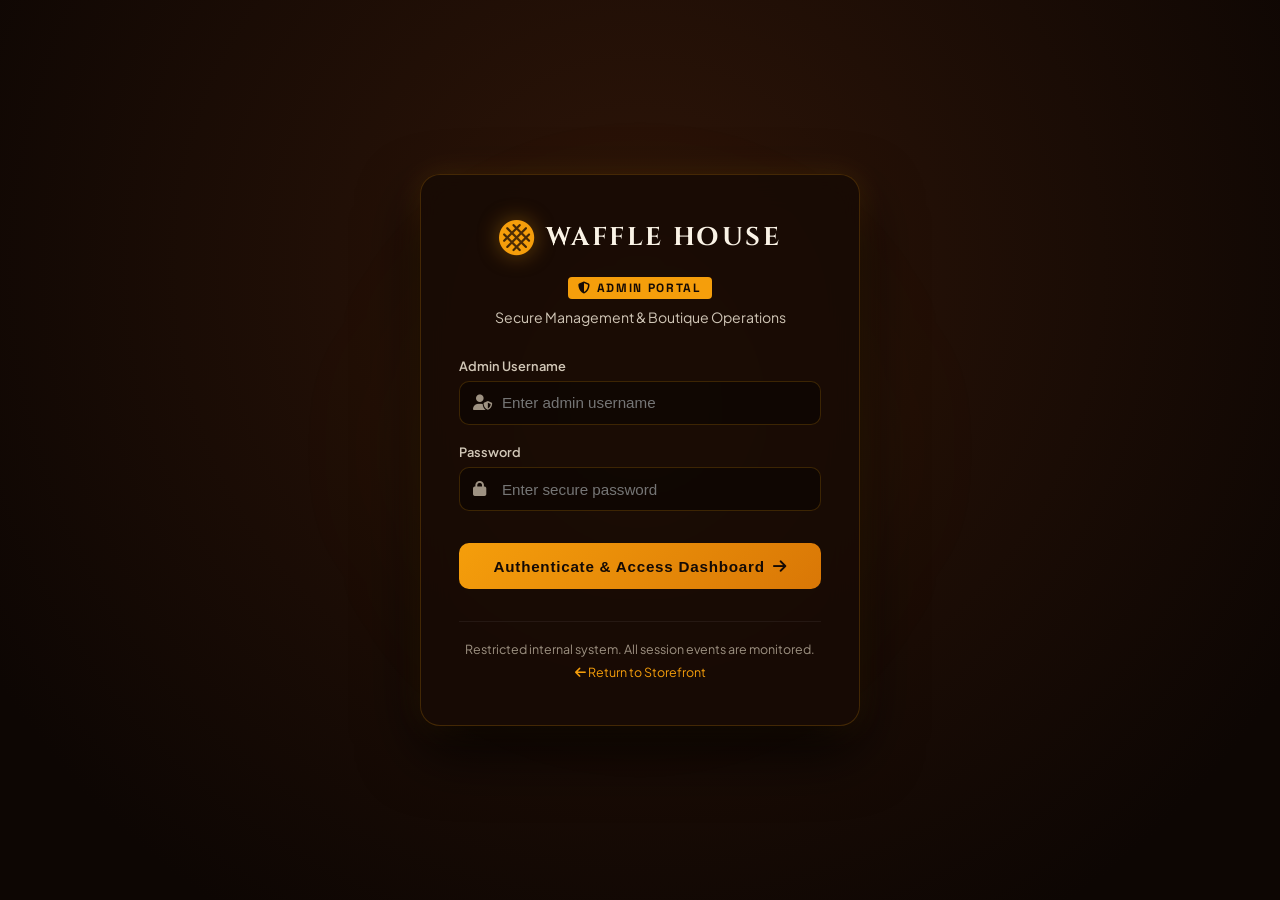
<file: admin/index.html>
<!DOCTYPE html>
<html lang="en">
<head>
  <meta charset="UTF-8" />
  <title>WAFFLE HOUSE • Admin Access Gateway</title>
  <script src="../js/auth.js"></script>
  <script>
    if (window.WaffleAuth && window.WaffleAuth.isAdminAuthenticated()) {
      window.location.replace('dashboard/index.html');
    } else {
      window.location.replace('login/index.html');
    }
  </script>
</head>
<body style="background:#0D0603; color:#FAF3E6; font-family:sans-serif; padding:2rem; text-align:center;">
  <p>Authenticating route...</p>
</body>
</html>
</file>
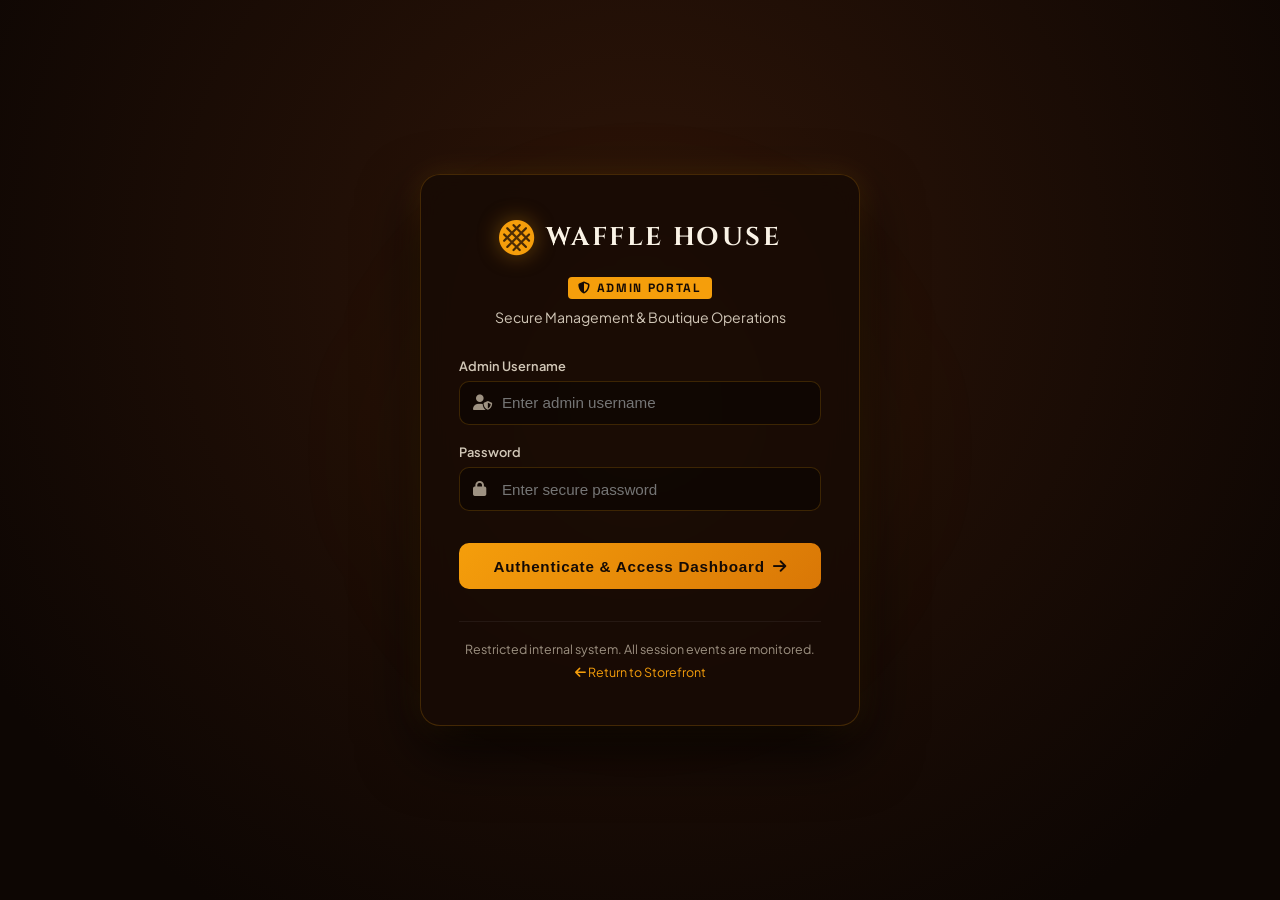
<file: admin/dashboard/index.html>
<!DOCTYPE html>
<html lang="en">
<head>
  <meta charset="UTF-8">
  <meta name="viewport" content="width=device-width, initial-scale=1.0">
  <title>Admin Dashboard | WAFFLE HOUSE</title>
  
  <!-- Favicon -->
  <link rel="icon" type="image/svg+xml" href="../../assets/images/favicon.svg">
  
  <!-- Typography & Icons -->
  <link rel="preconnect" href="https://fonts.googleapis.com">
  <link rel="preconnect" href="https://fonts.gstatic.com" crossorigin>
  <link href="https://fonts.googleapis.com/css2?family=Cinzel:wght@500;600;700;800;900&family=Plus+Jakarta+Sans:wght@300;400;500;600;700&family=Space+Grotesk:wght@500;600;700&display=swap" rel="stylesheet">
  <link rel="stylesheet" href="https://cdnjs.cloudflare.com/ajax/libs/font-awesome/6.5.1/css/all.min.css">
  
  <!-- Admin Styles -->
  <link rel="stylesheet" href="../../css/admin.css">

  <!-- Core Store & Auth Modules -->
  <script src="../../js/store.js"></script>
  <script src="../../js/auth.js"></script>

  <!-- STRICT ROUTE GUARD: Prevent flash of unauthenticated admin interface -->
  <script>
    (function() {
      if (!window.WaffleAuth || !window.WaffleAuth.isAdminAuthenticated()) {
        window.location.replace('../login/index.html');
      }
    })();
  </script>
</head>
<body class="admin-body">

  <div class="admin-layout">
    <!-- SIDEBAR -->
    <aside class="admin-sidebar">
      <div class="admin-sidebar-header">
        <div class="brand-crest">
          <i class="fa-solid fa-crown" style="color: var(--admin-gold); font-size: 1.2rem;"></i>
        </div>
        <div>
          <div class="brand-name">WAFFLE HOUSE</div>
          <div class="brand-sub">Executive Operations Portal</div>
        </div>
      </div>

      <nav class="admin-sidebar-nav">
        <div class="nav-section-label">Core Operations</div>
        <div class="admin-nav-item">
          <button class="active" data-tab="overview">
            <i class="fa-solid fa-chart-line"></i>
            <span>Overview</span>
          </button>
        </div>
        <div class="admin-nav-item">
          <button data-tab="orders">
            <i class="fa-solid fa-bell-concierge"></i>
            <span>Kitchen & Orders</span>
          </button>
        </div>
        <div class="admin-nav-item">
          <button data-tab="products">
            <i class="fa-solid fa-cookie-bite"></i>
            <span>Waffle Products</span>
          </button>
        </div>
        <div class="admin-nav-item">
          <button data-tab="categories">
            <i class="fa-solid fa-layer-group"></i>
            <span>Categories</span>
          </button>
        </div>

        <div class="nav-section-label">Commerce & Growth</div>
        <div class="admin-nav-item">
          <button data-tab="pricing">
            <i class="fa-solid fa-indian-rupee-sign"></i>
            <span>₹ INR Pricing</span>
          </button>
        </div>
        <div class="admin-nav-item">
          <button data-tab="offers">
            <i class="fa-solid fa-tags"></i>
            <span>Offers & Vouchers</span>
          </button>
        </div>
        <div class="admin-nav-item">
          <button data-tab="customers">
            <i class="fa-solid fa-users"></i>
            <span>Customer Registry</span>
          </button>
        </div>

        <div class="nav-section-label">Boutique Management</div>
        <div class="admin-nav-item">
          <button data-tab="locations">
            <i class="fa-solid fa-location-dot"></i>
            <span>Store Locations</span>
          </button>
        </div>
        <div class="admin-nav-item">
          <button data-tab="reviews">
            <i class="fa-solid fa-star"></i>
            <span>Reviews & Feedback</span>
          </button>
        </div>
        <div class="admin-nav-item">
          <button data-tab="settings">
            <i class="fa-solid fa-sliders"></i>
            <span>System Settings</span>
          </button>
        </div>
      </nav>

      <div class="sidebar-footer">
        <a href="../../index.html" class="customer-site-link">
          <i class="fa-solid fa-arrow-up-right-from-square"></i>
          <span>VIEW CUSTOMER WEBSITE</span>
        </a>
      </div>
    </aside>

    <!-- MAIN WRAPPER -->
    <div class="admin-main">
      <!-- HEADER -->
      <header class="admin-header">
        <div>
          <h1 class="header-title" id="header-page-title">Executive Operations & Real-Time Metrics</h1>
          <p class="header-sub">Authorized Administrator Session • Role: <strong>ADMIN</strong></p>
        </div>

        <div class="header-actions">
          <a href="../../index.html" class="admin-action-btn secondary">
            <i class="fa-solid fa-store"></i>
            <span>View Customer Website</span>
          </a>

          <div class="admin-user-pill">
            <div class="user-avatar">
              <i class="fa-solid fa-user-shield"></i>
            </div>
            <div class="user-meta">
              <span class="user-name">Vijay (Executive)</span>
              <span class="user-role">SUPER ADMIN</span>
            </div>
          </div>

          <button id="admin-logout-btn" class="admin-action-btn danger">
            <i class="fa-solid fa-right-from-bracket"></i>
            <span>LOGOUT</span>
          </button>
        </div>
      </header>

      <!-- CONTENT PANELS -->
      <main class="admin-content">

        <!-- 1. OVERVIEW PANEL -->
        <section id="panel-overview" class="admin-tab-panel active">
          <!-- Metric Cards -->
          <div class="admin-grid-metrics">
            <div class="metric-card gold">
              <div class="metric-icon"><i class="fa-solid fa-indian-rupee-sign"></i></div>
              <div class="metric-info">
                <span class="metric-title">Gross Revenue</span>
                <span class="metric-value" id="metric-revenue">₹0</span>
                <span class="metric-trend up"><i class="fa-solid fa-arrow-trend-up"></i> +18.4% this week</span>
              </div>
            </div>

            <div class="metric-card">
              <div class="metric-icon"><i class="fa-solid fa-receipt"></i></div>
              <div class="metric-info">
                <span class="metric-title">Total Orders</span>
                <span class="metric-value" id="metric-total-orders">0</span>
                <span class="metric-trend"><i class="fa-solid fa-clock"></i> All-time orders</span>
              </div>
            </div>

            <div class="metric-card">
              <div class="metric-icon"><i class="fa-solid fa-calendar-day"></i></div>
              <div class="metric-info">
                <span class="metric-title">Today's Orders</span>
                <span class="metric-value" id="metric-today-orders">0</span>
                <span class="metric-trend up"><i class="fa-solid fa-bolt"></i> Live kitchen queue</span>
              </div>
            </div>

            <div class="metric-card">
              <div class="metric-icon" style="color: var(--admin-gold);"><i class="fa-solid fa-fire-burner"></i></div>
              <div class="metric-info">
                <span class="metric-title">Pending & Preparing</span>
                <span class="metric-value" id="metric-pending-orders">0</span>
                <span class="metric-trend"><i class="fa-solid fa-hourglass-half"></i> Kitchen active</span>
              </div>
            </div>

            <div class="metric-card">
              <div class="metric-icon" style="color: var(--admin-green);"><i class="fa-solid fa-circle-check"></i></div>
              <div class="metric-info">
                <span class="metric-title">Completed Orders</span>
                <span class="metric-value" id="metric-completed-orders">0</span>
                <span class="metric-trend up"><i class="fa-solid fa-check"></i> Dispatched / Delivered</span>
              </div>
            </div>

            <div class="metric-card">
              <div class="metric-icon"><i class="fa-solid fa-users"></i></div>
              <div class="metric-info">
                <span class="metric-title">Total Customers</span>
                <span class="metric-value" id="metric-total-customers">0</span>
                <span class="metric-trend"><i class="fa-solid fa-heart"></i> India waffle lovers</span>
              </div>
            </div>

            <div class="metric-card">
              <div class="metric-icon"><i class="fa-solid fa-cookie-bite"></i></div>
              <div class="metric-info">
                <span class="metric-title">Active Menu Items</span>
                <span class="metric-value" id="metric-total-products">0</span>
                <span class="metric-trend"><i class="fa-solid fa-tag"></i> 100% Belgian Liege</span>
              </div>
            </div>
          </div>

          <!-- Recent Orders Section -->
          <div class="admin-card" style="margin-top: 1.5rem;">
            <div class="admin-card-header">
              <div>
                <h3 class="admin-card-title"><i class="fa-solid fa-clock-rotate-left" style="color: var(--admin-gold); margin-right: 0.5rem;"></i> Recent Kitchen Orders</h3>
                <p class="admin-card-sub">Live customer orders across Indian boutique stores</p>
              </div>
              <button class="admin-action-btn secondary" onclick="waffleAdmin.switchTab('orders')">
                <span>View Full Kitchen Ledger</span>
                <i class="fa-solid fa-arrow-right"></i>
              </button>
            </div>
            <div class="admin-table-container">
              <table class="admin-table">
                <thead>
                  <tr>
                    <th>Order ID</th>
                    <th>Customer</th>
                    <th>Items</th>
                    <th>Total</th>
                    <th>Kitchen Status</th>
                    <th>Date / Time</th>
                  </tr>
                </thead>
                <tbody id="overview-recent-orders-tbody">
                  <!-- Populated by JS -->
                </tbody>
              </table>
            </div>
          </div>
        </section>

        <!-- 2. PRODUCTS PANEL -->
        <section id="panel-products" class="admin-tab-panel">
          <div class="admin-card">
            <div class="admin-card-header">
              <div>
                <h3 class="admin-card-title"><i class="fa-solid fa-cookie-bite" style="color: var(--admin-gold); margin-right: 0.5rem;"></i> Waffle Product Catalogue</h3>
                <p class="admin-card-sub">Manage waffles, pricing, descriptions, and availability. Changes update customer menu in real-time.</p>
              </div>
              <button class="admin-action-btn primary" onclick="waffleAdmin.openAddProductModal()">
                <i class="fa-solid fa-plus"></i>
                <span>Add Waffle Product</span>
              </button>
            </div>

            <!-- Filter Bar -->
            <div class="admin-filter-bar">
              <div class="admin-search-box">
                <i class="fa-solid fa-magnifying-glass"></i>
                <input type="text" id="product-search-input" placeholder="Search by waffle name or description..." />
              </div>
              <div class="admin-filter-group">
                <select id="product-cat-filter" class="admin-select">
                  <option value="all">All Categories</option>
                  <option value="classic">Classic</option>
                  <option value="chocolate">Chocolate</option>
                  <option value="fruit">Fruit</option>
                  <option value="premium">Premium</option>
                  <option value="special">Special</option>
                </select>
              </div>
            </div>

            <div class="admin-table-container">
              <table class="admin-table">
                <thead>
                  <tr>
                    <th>Product</th>
                    <th>Category</th>
                    <th>Price</th>
                    <th>Description</th>
                    <th>Availability</th>
                    <th>Actions</th>
                  </tr>
                </thead>
                <tbody id="products-table-tbody">
                  <!-- Populated by JS -->
                </tbody>
              </table>
            </div>
          </div>
        </section>

        <!-- 3. CATEGORIES PANEL -->
        <section id="panel-categories" class="admin-tab-panel">
          <div class="admin-card">
            <div class="admin-card-header">
              <div>
                <h3 class="admin-card-title"><i class="fa-solid fa-layer-group" style="color: var(--admin-gold); margin-right: 0.5rem;"></i> Menu Category Management</h3>
                <p class="admin-card-sub">Organize customer storefront filters (Classic, Chocolate, Fruit, Premium, Special)</p>
              </div>
              <button class="admin-action-btn primary" onclick="waffleAdmin.openAddCategoryModal()">
                <i class="fa-solid fa-plus"></i>
                <span>Create Category</span>
              </button>
            </div>

            <div class="admin-table-container">
              <table class="admin-table">
                <thead>
                  <tr>
                    <th>Category Name</th>
                    <th>Slug ID</th>
                    <th>Items Count</th>
                    <th>Status</th>
                    <th>Actions</th>
                  </tr>
                </thead>
                <tbody id="categories-table-tbody">
                  <!-- Populated by JS -->
                </tbody>
              </table>
            </div>
          </div>
        </section>

        <!-- 4. ORDERS PANEL -->
        <section id="panel-orders" class="admin-tab-panel">
          <div class="admin-card">
            <div class="admin-card-header">
              <div>
                <h3 class="admin-card-title"><i class="fa-solid fa-bell-concierge" style="color: var(--admin-gold); margin-right: 0.5rem;"></i> Customer Orders & Kitchen Dispatch</h3>
                <p class="admin-card-sub">Real-time order ledger. Update status to update customer order tracking.</p>
              </div>
            </div>

            <div class="admin-filter-bar">
              <div class="admin-search-box">
                <i class="fa-solid fa-magnifying-glass"></i>
                <input type="text" id="order-search-input" placeholder="Search by Order ID (#WH-...) or Customer Name..." />
              </div>
              <div class="admin-filter-group">
                <select id="order-status-filter" class="admin-select">
                  <option value="all">All Statuses</option>
                  <option value="Pending">Pending</option>
                  <option value="Confirmed">Confirmed</option>
                  <option value="Preparing">Preparing</option>
                  <option value="Ready">Ready</option>
                  <option value="Completed">Completed</option>
                  <option value="Cancelled">Cancelled</option>
                </select>
              </div>
            </div>

            <div class="admin-table-container">
              <table class="admin-table">
                <thead>
                  <tr>
                    <th>Order Reference</th>
                    <th>Customer & Address</th>
                    <th>Waffle Items</th>
                    <th>Amount & Payment</th>
                    <th>Kitchen Status</th>
                    <th>Action</th>
                  </tr>
                </thead>
                <tbody id="orders-table-tbody">
                  <!-- Populated by JS -->
                </tbody>
              </table>
            </div>
          </div>
        </section>

        <!-- 5. CUSTOMERS PANEL -->
        <section id="panel-customers" class="admin-tab-panel">
          <div class="admin-card">
            <div class="admin-card-header">
              <div>
                <h3 class="admin-card-title"><i class="fa-solid fa-users" style="color: var(--admin-gold); margin-right: 0.5rem;"></i> Customer Registry & Order History</h3>
                <p class="admin-card-sub">Verified customer accounts and checkout profiles. Protected privacy controls.</p>
              </div>
            </div>

            <div class="admin-filter-bar">
              <div class="admin-search-box">
                <i class="fa-solid fa-magnifying-glass"></i>
                <input type="text" id="customer-search-input" placeholder="Search customer by name, email, or phone number..." />
              </div>
            </div>

            <div class="admin-table-container">
              <table class="admin-table">
                <thead>
                  <tr>
                    <th>Customer ID</th>
                    <th>Name</th>
                    <th>Email Address</th>
                    <th>Phone</th>
                    <th>Total Orders</th>
                    <th>Total Spent</th>
                    <th>Tier / Status</th>
                  </tr>
                </thead>
                <tbody id="customers-table-tbody">
                  <!-- Populated by JS -->
                </tbody>
              </table>
            </div>
          </div>
        </section>

        <!-- 6. PRICING PANEL -->
        <section id="panel-pricing" class="admin-tab-panel">
          <div class="admin-card">
            <div class="admin-card-header">
              <div>
                <h3 class="admin-card-title"><i class="fa-solid fa-indian-rupee-sign" style="color: var(--admin-gold); margin-right: 0.5rem;"></i> Real-Time ₹ INR Price Configuration</h3>
                <p class="admin-card-sub">Fast bulk price adjustments. Changing prices here immediately synchronizes with the customer storefront.</p>
              </div>
            </div>

            <div class="admin-table-container">
              <table class="admin-table">
                <thead>
                  <tr>
                    <th>Waffle Product</th>
                    <th>Category</th>
                    <th>Current Price (₹ INR)</th>
                    <th>Quick Action</th>
                  </tr>
                </thead>
                <tbody id="pricing-table-tbody">
                  <!-- Populated by JS -->
                </tbody>
              </table>
            </div>
          </div>
        </section>

        <!-- 7. OFFERS & COUPONS PANEL -->
        <section id="panel-offers" class="admin-tab-panel">
          <div class="admin-card">
            <div class="admin-card-header">
              <div>
                <h3 class="admin-card-title"><i class="fa-solid fa-tags" style="color: var(--admin-gold); margin-right: 0.5rem;"></i> Promotional Offers & Voucher Codes</h3>
                <p class="admin-card-sub">Manage active discounts for the Indian market.</p>
              </div>
              <button class="admin-action-btn primary" onclick="waffleAdmin.openAddOfferModal()">
                <i class="fa-solid fa-plus"></i>
                <span>Create Offer Code</span>
              </button>
            </div>

            <div class="admin-table-container">
              <table class="admin-table">
                <thead>
                  <tr>
                    <th>Voucher Code</th>
                    <th>Offer Title</th>
                    <th>Discount</th>
                    <th>Min. Order</th>
                    <th>Valid Till</th>
                    <th>Status</th>
                    <th>Actions</th>
                  </tr>
                </thead>
                <tbody id="offers-table-tbody">
                  <!-- Populated by JS -->
                </tbody>
              </table>
            </div>
          </div>
        </section>

        <!-- 8. LOCATIONS PANEL -->
        <section id="panel-locations" class="admin-tab-panel">
          <div class="admin-card">
            <div class="admin-card-header">
              <div>
                <h3 class="admin-card-title"><i class="fa-solid fa-location-dot" style="color: var(--admin-gold); margin-right: 0.5rem;"></i> Boutique Store Locations (India)</h3>
                <p class="admin-card-sub">Configure real WAFFLE HOUSE boutiques in Bengaluru, Mumbai, Delhi NCR, and Hyderabad.</p>
              </div>
              <button class="admin-action-btn primary" onclick="waffleAdmin.openAddLocationModal()">
                <i class="fa-solid fa-plus"></i>
                <span>Add Boutique Location</span>
              </button>
            </div>

            <div class="admin-table-container">
              <table class="admin-table">
                <thead>
                  <tr>
                    <th>Boutique Name</th>
                    <th>City</th>
                    <th>Full Address</th>
                    <th>Direct Phone</th>
                    <th>Hours</th>
                    <th>Store Status</th>
                    <th>Actions</th>
                  </tr>
                </thead>
                <tbody id="locations-table-tbody">
                  <!-- Populated by JS -->
                </tbody>
              </table>
            </div>
          </div>
        </section>

        <!-- 9. REVIEWS PANEL -->
        <section id="panel-reviews" class="admin-tab-panel">
          <div class="admin-card">
            <div class="admin-card-header">
              <div>
                <h3 class="admin-card-title"><i class="fa-solid fa-star" style="color: var(--admin-gold); margin-right: 0.5rem;"></i> Customer Reviews & Moderation</h3>
                <p class="admin-card-sub">Moderate feedback, ratings, and customer testimonials.</p>
              </div>
            </div>

            <div class="admin-table-container">
              <table class="admin-table">
                <thead>
                  <tr>
                    <th>Reviewer</th>
                    <th>Rating</th>
                    <th>Product</th>
                    <th>Comment</th>
                    <th>Date</th>
                    <th>Status</th>
                    <th>Actions</th>
                  </tr>
                </thead>
                <tbody id="reviews-table-tbody">
                  <!-- Populated by JS -->
                </tbody>
              </table>
            </div>
          </div>
        </section>

        <!-- 10. SETTINGS PANEL -->
        <section id="panel-settings" class="admin-tab-panel">
          <div class="admin-card">
            <div class="admin-card-header">
              <div>
                <h3 class="admin-card-title"><i class="fa-solid fa-sliders" style="color: var(--admin-gold); margin-right: 0.5rem;"></i> Boutique Brand & System Settings</h3>
                <p class="admin-card-sub">Store metadata, Indian GST taxation rules, delivery charges, and concierge contact details.</p>
              </div>
            </div>

            <form id="settings-form" style="max-width: 720px; padding: 1.5rem 0;">
              <div class="form-row">
                <div class="form-group">
                  <label class="form-label">Brand Name</label>
                  <input type="text" id="set-brand" class="form-control" required />
                </div>
                <div class="form-group">
                  <label class="form-label">Brand Tagline</label>
                  <input type="text" id="set-tagline" class="form-control" required />
                </div>
              </div>

              <div class="form-row">
                <div class="form-group">
                  <label class="form-label">Concierge Support Email</label>
                  <input type="email" id="set-email" class="form-control" required />
                </div>
                <div class="form-group">
                  <label class="form-label">Support Phone (India)</label>
                  <input type="text" id="set-phone" class="form-control" required />
                </div>
              </div>

              <div class="form-row">
                <div class="form-group">
                  <label class="form-label">GST Tax Rate (%)</label>
                  <input type="number" id="set-gst" class="form-control" min="0" max="28" required />
                </div>
                <div class="form-group">
                  <label class="form-label">Flat Delivery Charge (₹)</label>
                  <input type="number" id="set-delivery" class="form-control" min="0" required />
                </div>
              </div>

              <div class="form-group">
                <label class="form-label">Operating Boutique Hours</label>
                <input type="text" id="set-hours" class="form-control" required />
              </div>

              <div style="display: flex; gap: 1rem; align-items: center; margin-top: 1.5rem;">
                <button type="submit" class="admin-action-btn primary" style="padding: 12px 24px;">
                  <i class="fa-solid fa-floppy-disk"></i>
                  <span>Save System Settings</span>
                </button>
                <button type="button" class="admin-action-btn danger" onclick="waffleAdmin.resetStoreDefaults()" style="padding: 12px 20px;">
                  <i class="fa-solid fa-rotate-left"></i>
                  <span>Reset Demo Data to Factory Defaults</span>
                </button>
              </div>
            </form>
          </div>
        </section>

      </main>
    </div>
  </div>

  <!-- MODALS -->

  <!-- Product Modal -->
  <div id="modal-product" class="admin-modal-overlay">
    <div class="admin-modal">
      <div class="modal-header">
        <h3 class="modal-title" id="product-modal-title">Edit Waffle Product</h3>
        <button class="modal-close" onclick="waffleAdmin.closeModal('modal-product')">&times;</button>
      </div>
      <form id="product-form">
        <input type="hidden" id="prod-id-field" />
        <div class="form-row">
          <div class="form-group">
            <label class="form-label">Product Name *</label>
            <input type="text" id="prod-name" class="form-control" required placeholder="e.g. Belgian Chocolate Overload" />
          </div>
          <div class="form-group">
            <label class="form-label">Price (₹ INR) *</label>
            <input type="number" id="prod-price" class="form-control" required min="1" placeholder="240" />
          </div>
        </div>

        <div class="form-row">
          <div class="form-group">
            <label class="form-label">Category *</label>
            <select id="prod-category" class="form-control" required>
              <option value="classic">Classic</option>
              <option value="chocolate">Chocolate</option>
              <option value="fruit">Fruit</option>
              <option value="premium">Premium</option>
              <option value="special">Special</option>
            </select>
          </div>
          <div class="form-group">
            <label class="form-label">Badge Tag</label>
            <input type="text" id="prod-badge" class="form-control" placeholder="e.g. Bestseller, Chef's Choice" />
          </div>
        </div>

        <div class="form-group">
          <label class="form-label">Image Path / URL</label>
          <input type="text" id="prod-image" class="form-control" placeholder="assets/images/chocolate-waffle.jpg" />
        </div>

        <div class="form-group">
          <label class="form-label">Description</label>
          <textarea id="prod-desc" class="form-control" rows="3" placeholder="Artisanal waffle with rich dark chocolate..."></textarea>
        </div>

        <div class="form-group">
          <label class="form-label">Tags (comma separated)</label>
          <input type="text" id="prod-tags" class="form-control" placeholder="Chocolate, Liege, Crispy" />
        </div>

        <div class="modal-actions">
          <button type="button" class="admin-action-btn secondary" onclick="waffleAdmin.closeModal('modal-product')">Cancel</button>
          <button type="submit" class="admin-action-btn primary"><i class="fa-solid fa-floppy-disk"></i> Save Product</button>
        </div>
      </form>
    </div>
  </div>

  <!-- Category Modal -->
  <div id="modal-category" class="admin-modal-overlay">
    <div class="admin-modal">
      <div class="modal-header">
        <h3 class="modal-title">Create Menu Category</h3>
        <button class="modal-close" onclick="waffleAdmin.closeModal('modal-category')">&times;</button>
      </div>
      <form id="category-form">
        <div class="form-group">
          <label class="form-label">Category Slug ID *</label>
          <input type="text" id="cat-id-field" class="form-control" required placeholder="e.g. seasonal" />
        </div>
        <div class="form-group">
          <label class="form-label">Category Display Name *</label>
          <input type="text" id="cat-name-field" class="form-control" required placeholder="e.g. Seasonal Festivities" />
        </div>
        <div class="form-group">
          <label class="form-label">FontAwesome Icon Class</label>
          <input type="text" id="cat-icon-field" class="form-control" placeholder="fa-tag" />
        </div>
        <div class="modal-actions">
          <button type="button" class="admin-action-btn secondary" onclick="waffleAdmin.closeModal('modal-category')">Cancel</button>
          <button type="submit" class="admin-action-btn primary"><i class="fa-solid fa-floppy-disk"></i> Save Category</button>
        </div>
      </form>
    </div>
  </div>

  <!-- Offer Modal -->
  <div id="modal-offer" class="admin-modal-overlay">
    <div class="admin-modal">
      <div class="modal-header">
        <h3 class="modal-title">Create Voucher Offer</h3>
        <button class="modal-close" onclick="waffleAdmin.closeModal('modal-offer')">&times;</button>
      </div>
      <form id="offer-form">
        <div class="form-row">
          <div class="form-group">
            <label class="form-label">Coupon Code *</label>
            <input type="text" id="offer-code" class="form-control" required placeholder="e.g. FESTIVE20" style="text-transform: uppercase;" />
          </div>
          <div class="form-group">
            <label class="form-label">Discount Type *</label>
            <select id="offer-type" class="form-control">
              <option value="percentage">Percentage (%)</option>
              <option value="flat">Flat Amount (₹)</option>
            </select>
          </div>
        </div>
        <div class="form-row">
          <div class="form-group">
            <label class="form-label">Discount Value *</label>
            <input type="number" id="offer-val" class="form-control" required min="1" placeholder="20" />
          </div>
          <div class="form-group">
            <label class="form-label">Min. Order Amount (₹)</label>
            <input type="number" id="offer-min" class="form-control" min="0" placeholder="299" />
          </div>
        </div>
        <div class="form-group">
          <label class="form-label">Offer Title / Description *</label>
          <input type="text" id="offer-title" class="form-control" required placeholder="20% off on premium artisanal waffles" />
        </div>
        <div class="form-group">
          <label class="form-label">Expiry Date</label>
          <input type="date" id="offer-expiry" class="form-control" />
        </div>
        <div class="modal-actions">
          <button type="button" class="admin-action-btn secondary" onclick="waffleAdmin.closeModal('modal-offer')">Cancel</button>
          <button type="submit" class="admin-action-btn primary"><i class="fa-solid fa-floppy-disk"></i> Save Offer</button>
        </div>
      </form>
    </div>
  </div>

  <!-- Location Modal -->
  <div id="modal-location" class="admin-modal-overlay">
    <div class="admin-modal">
      <div class="modal-header">
        <h3 class="modal-title">Add Store Location</h3>
        <button class="modal-close" onclick="waffleAdmin.closeModal('modal-location')">&times;</button>
      </div>
      <form id="location-form">
        <div class="form-row">
          <div class="form-group">
            <label class="form-label">Boutique Name *</label>
            <input type="text" id="loc-name" class="form-control" required placeholder="e.g. Indiranagar Boutique" />
          </div>
          <div class="form-group">
            <label class="form-label">City *</label>
            <input type="text" id="loc-city" class="form-control" required placeholder="e.g. Bengaluru" />
          </div>
        </div>
        <div class="form-group">
          <label class="form-label">Full Street Address *</label>
          <textarea id="loc-address" class="form-control" rows="2" required placeholder="100 Feet Road, HAL 2nd Stage..."></textarea>
        </div>
        <div class="form-row">
          <div class="form-group">
            <label class="form-label">Phone Contact *</label>
            <input type="text" id="loc-phone" class="form-control" required placeholder="+91 80 4123 4567" />
          </div>
          <div class="form-group">
            <label class="form-label">Operating Hours</label>
            <input type="text" id="loc-hours" class="form-control" placeholder="Mon-Sun: 9:00 AM - 1:00 AM" />
          </div>
        </div>
        <div class="modal-actions">
          <button type="button" class="admin-action-btn secondary" onclick="waffleAdmin.closeModal('modal-location')">Cancel</button>
          <button type="submit" class="admin-action-btn primary"><i class="fa-solid fa-floppy-disk"></i> Save Location</button>
        </div>
      </form>
    </div>
  </div>

  <!-- Controller Script -->
  <script src="../../js/admin.js"></script>
</body>
</html>
</file>
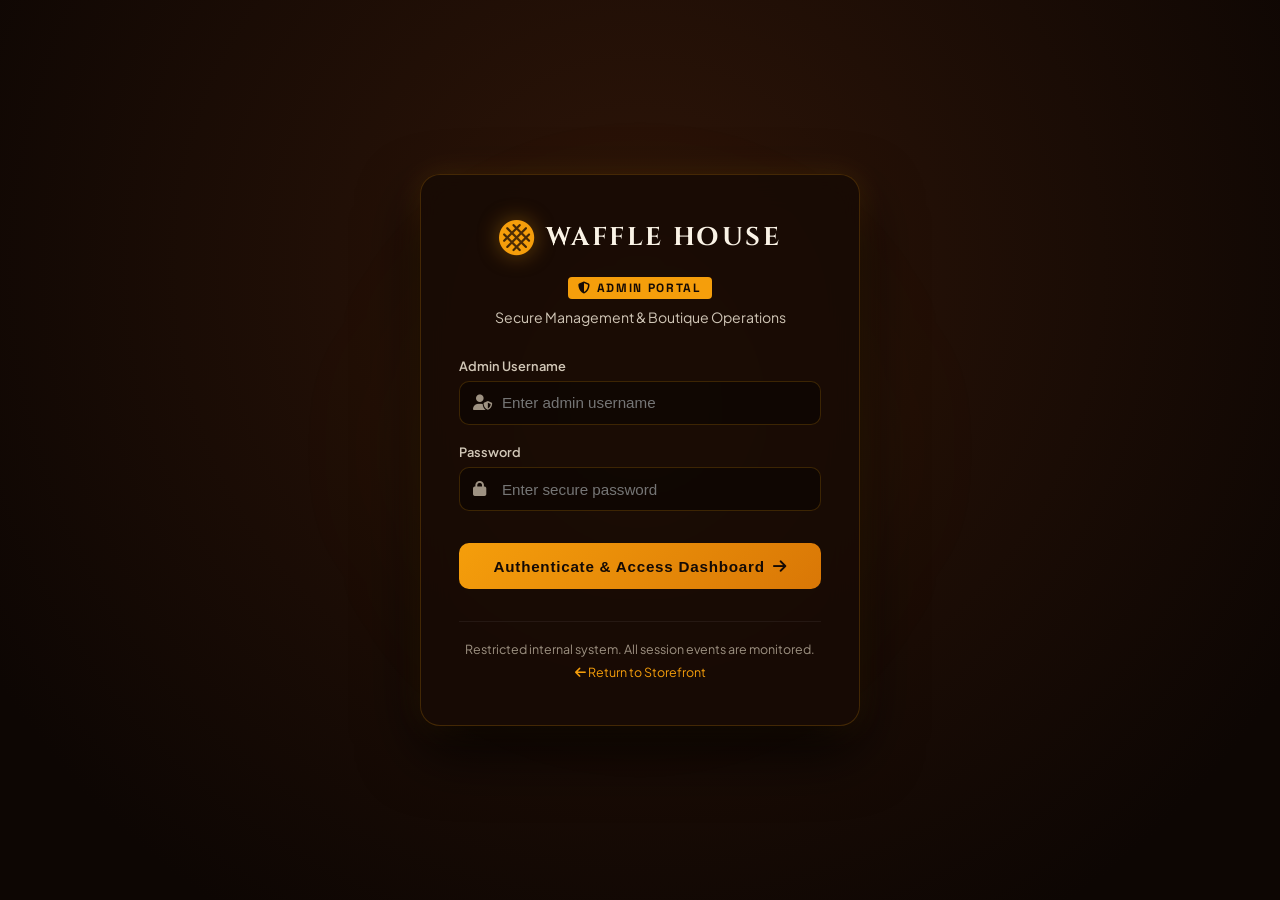
<file: admin/login/index.html>
<!DOCTYPE html>
<html lang="en">
<head>
  <meta charset="UTF-8" />
  <meta name="viewport" content="width=device-width, initial-scale=1.0" />
  <title>WAFFLE HOUSE • Authorized Admin Portal</title>
  <link rel="preconnect" href="https://fonts.googleapis.com" />
  <link rel="preconnect" href="https://fonts.gstatic.com" crossorigin />
  <link href="https://fonts.googleapis.com/css2?family=Cinzel:wght@600;700;800&family=Plus+Jakarta+Sans:wght@400;500;600;700;800&family=Space+Grotesk:wght@500;700&display=swap" rel="stylesheet" />
  <link rel="stylesheet" href="https://cdnjs.cloudflare.com/ajax/libs/font-awesome/6.4.0/css/all.min.css" />
  <link rel="stylesheet" href="../../css/admin.css" />
  
  <script src="../../js/store.js"></script>
  <script src="../../js/auth.js"></script>
</head>
<body class="admin-body">
  <div class="admin-login-wrapper">
    <div class="login-backdrop-glow"></div>

    <div class="admin-login-card">
      <div class="admin-login-logo">
        <i class="fa-solid fa-stroopwafel"></i>
        <h1>WAFFLE HOUSE</h1>
      </div>
      <span class="admin-portal-badge"><i class="fa-solid fa-shield-halved"></i> ADMIN PORTAL</span>
      <p class="admin-login-subtitle">Secure Management & Boutique Operations</p>

      <!-- Error message banner -->
      <div id="admin-login-error" class="admin-login-error">
        <i class="fa-solid fa-triangle-exclamation"></i>
        <span id="error-text">Invalid admin credentials</span>
      </div>

      <!-- Login Form -->
      <form id="admin-login-form" class="admin-login-form">
        <div class="login-form-group">
          <label for="admin-username">Admin Username</label>
          <div class="login-input-wrap">
            <i class="fa-solid fa-user-shield"></i>
            <input type="text" id="admin-username" required placeholder="Enter admin username" autocomplete="username" />
          </div>
        </div>

        <div class="login-form-group">
          <label for="admin-password">Password</label>
          <div class="login-input-wrap">
            <i class="fa-solid fa-lock"></i>
            <input type="password" id="admin-password" required placeholder="Enter secure password" autocomplete="current-password" />
          </div>
        </div>

        <button type="submit" class="login-btn" id="admin-login-btn">
          <span>Authenticate & Access Dashboard</span>
          <i class="fa-solid fa-arrow-right"></i>
        </button>
      </form>

      <div class="admin-login-footer">
        <p>Restricted internal system. All session events are monitored.</p>
        <p style="margin-top: 0.4rem;"><a href="../../index.html"><i class="fa-solid fa-arrow-left"></i> Return to Storefront</a></p>
      </div>
    </div>
  </div>

  <script>
    // If already authenticated as admin, redirect directly to dashboard
    if (window.WaffleAuth && window.WaffleAuth.isAdminAuthenticated()) {
      window.location.replace('../dashboard/index.html');
    }

    const form = document.getElementById('admin-login-form');
    const userInput = document.getElementById('admin-username');
    const passInput = document.getElementById('admin-password');
    const errorBanner = document.getElementById('admin-login-error');
    const errorText = document.getElementById('error-text');

    form.addEventListener('submit', (e) => {
      e.preventDefault();
      errorBanner.classList.remove('show');

      const u = userInput.value.trim();
      const p = passInput.value.trim();

      const result = window.WaffleAuth.loginAdmin(u, p);
      if (result.success) {
        window.location.replace('../dashboard/index.html');
      } else {
        errorText.textContent = result.error || 'Invalid admin credentials';
        errorBanner.classList.add('show');
        passInput.value = '';
        passInput.focus();
      }
    });
  </script>
</body>
</html>
</file>
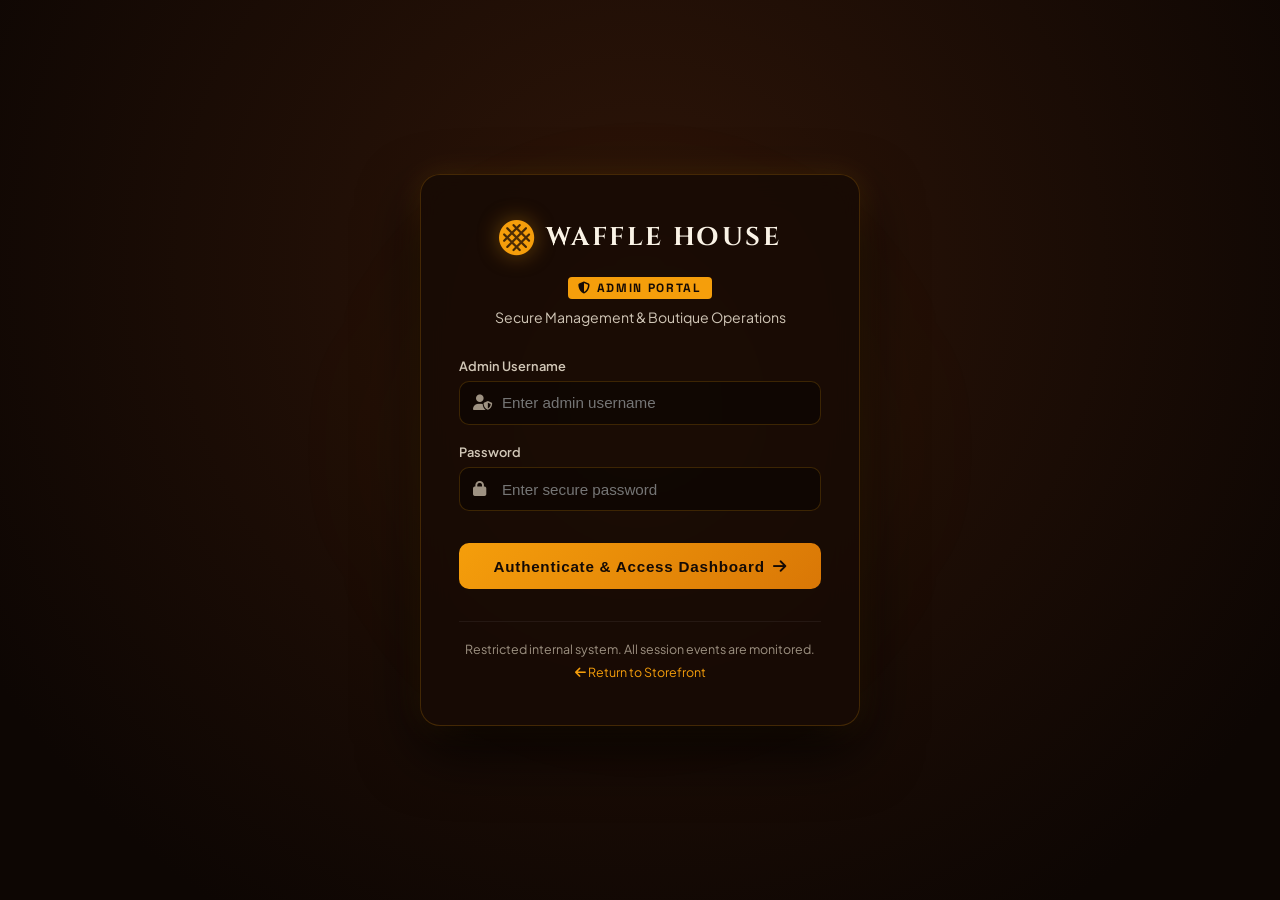
<file: admin/dashboard.html>
<!DOCTYPE html>
<html lang="en">
<head>
  <meta charset="UTF-8">
  <title>Admin Dashboard Gateway | WAFFLE HOUSE</title>
  <script src="../js/auth.js"></script>
  <script>
    if (window.WaffleAuth && window.WaffleAuth.isAdminAuthenticated()) {
      window.location.replace('dashboard/index.html');
    } else {
      window.location.replace('login/index.html');
    }
  </script>
</head>
<body style="background: #0D0603; color: #D4AF37; font-family: sans-serif; display: flex; align-items: center; justify-content: center; height: 100vh;">
  <p>Authenticating administrator session...</p>
</body>
</html>
</file>
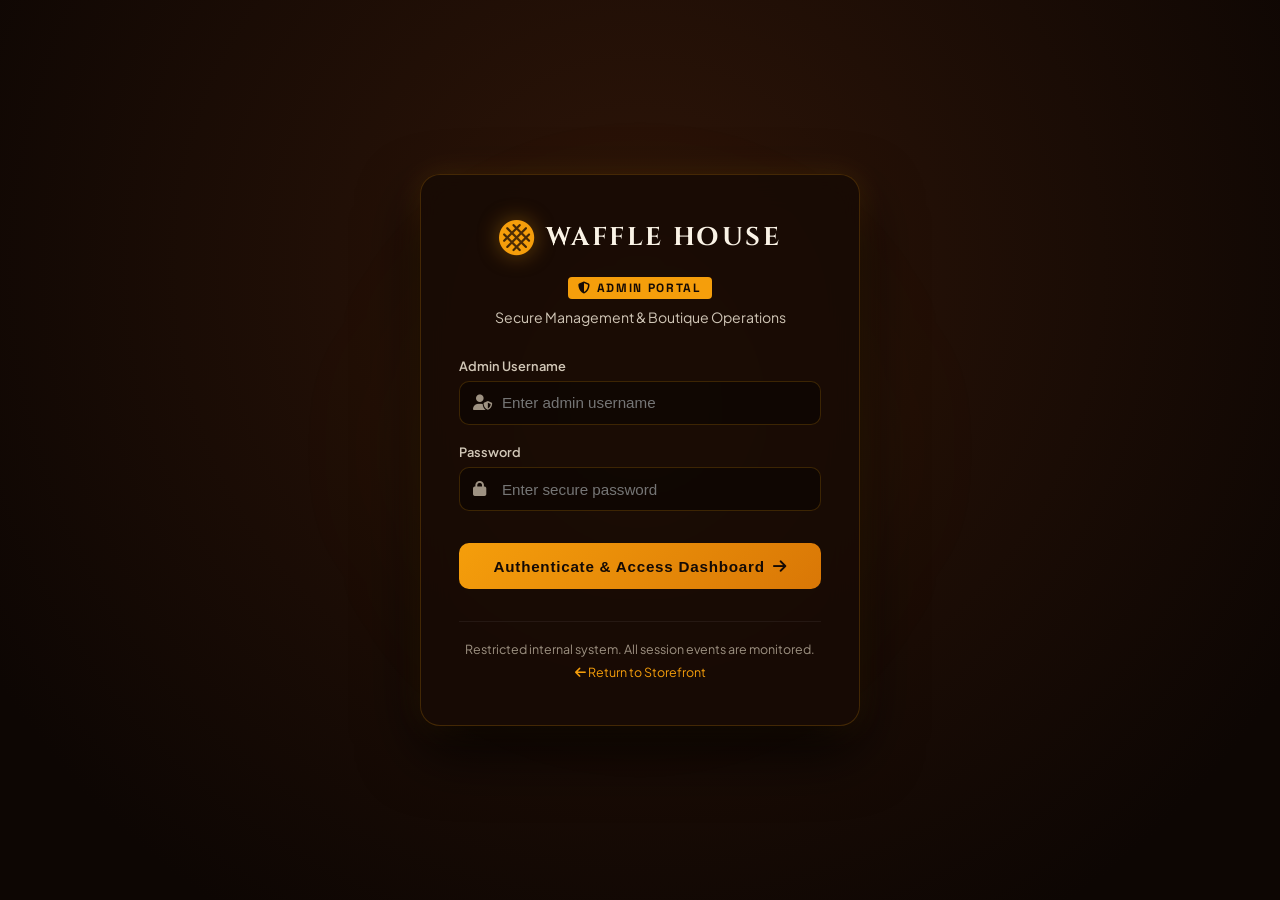
<file: admin/login.html>
<!DOCTYPE html>
<html lang="en">
<head>
  <meta charset="UTF-8" />
  <meta http-equiv="refresh" content="0; url=login/index.html" />
  <title>Redirecting to Admin Login...</title>
  <script>
    window.location.replace('login/index.html');
  </script>
</head>
<body>
  <p>Redirecting to <a href="login/index.html">Admin Login</a>...</p>
</body>
</html>
</file>
<file: css/style.css>
/* ==========================================================================
   WAFFLE HOUSE - LUXURY ARTISANAL WAFFLERIE STYLESHEET
   Theme: Warm Chocolate Brown, Golden Honey, Rich Cream, and Crisp Accents
   ========================================================================== */

/* --- CSS Variables & Design Tokens --- */
:root {
  /* Brand Chocolate & Warm Tones */
  --bg-dark-espresso: #140A05;
  --bg-deep-chocolate: #1E0F07;
  --bg-cocoa-card: #27140B;
  --bg-cocoa-hover: #351C10;
  --chocolate-rich: #452414;
  --chocolate-milk: #7B4B31;
  --chocolate-border: rgba(184, 115, 68, 0.2);

  /* Golden Amber & Waffle Crust */
  --gold-primary: #F59E0B;
  --gold-light: #FBBF24;
  --gold-glow: #FDE68A;
  --gold-dark: #D97706;
  --honey-drizzle: #F5A623;

  /* Cream & White Accents */
  --cream-pure: #FFFDF8;
  --cream-soft: #FAF3E6;
  --cream-muted: #E2D3BE;
  --cream-dim: #9C8A76;

  /* Accent Strawberry & Success */
  --strawberry-accent: #E11D48;
  --strawberry-glow: rgba(225, 29, 72, 0.35);
  --success-green: #10B981;

  /* Glassmorphism & Elevation */
  --glass-bg: rgba(39, 20, 11, 0.65);
  --glass-bg-subtle: rgba(255, 255, 255, 0.04);
  --glass-border: rgba(245, 158, 11, 0.15);
  --glass-border-hover: rgba(245, 158, 11, 0.35);
  --glass-shadow: 0 16px 40px -10px rgba(0, 0, 0, 0.6);
  --glass-shadow-glow: 0 0 35px rgba(245, 158, 11, 0.12);

  /* Typography */
  --font-serif: 'Playfair Display', Georgia, serif;
  --font-brand: 'Cinzel', serif;
  --font-sans: 'Plus Jakarta Sans', -apple-system, BlinkMacSystemFont, sans-serif;
  --font-mono: 'Space Grotesk', monospace;

  /* Transitions */
  --tr-fast: 0.18s cubic-bezier(0.4, 0, 0.2, 1);
  --tr-base: 0.3s cubic-bezier(0.4, 0, 0.2, 1);
  --tr-smooth: 0.5s cubic-bezier(0.16, 1, 0.3, 1);
  --tr-bounce: 0.45s cubic-bezier(0.34, 1.56, 0.64, 1);

  /* Layout */
  --nav-height: 84px;
  --radius-sm: 8px;
  --radius-md: 14px;
  --radius-lg: 22px;
  --radius-xl: 32px;
  --radius-full: 9999px;
}

/* --- Base & Reset --- */
*, *::before, *::after {
  box-sizing: border-box;
  margin: 0;
  padding: 0;
}

html {
  scroll-behavior: smooth;
  scroll-padding-top: var(--nav-height);
  font-size: 16px;
  color-scheme: dark;
}

body {
  font-family: var(--font-sans);
  background-color: var(--bg-dark-espresso);
  color: var(--cream-soft);
  line-height: 1.6;
  overflow-x: hidden;
  position: relative;
  min-height: 100vh;
  -webkit-font-smoothing: antialiased;
}

body.loading-active {
  overflow: hidden;
}

body.drawer-open {
  overflow: hidden;
}

img {
  max-width: 100%;
  height: auto;
  display: block;
}

a {
  color: inherit;
  text-decoration: none;
  transition: color var(--tr-fast);
}

button {
  font-family: inherit;
  cursor: pointer;
  border: none;
  background: transparent;
  color: inherit;
  outline: none;
}

input, textarea, select {
  font-family: inherit;
  color: inherit;
  outline: none;
}

.visually-hidden {
  position: absolute;
  width: 1px;
  height: 1px;
  padding: 0;
  margin: -1px;
  overflow: hidden;
  clip: rect(0, 0, 0, 0);
  border: 0;
}

.container {
  width: 100%;
  max-width: 1240px;
  margin: 0 auto;
  padding: 0 1.5rem;
}

/* --- Ambient Particle Background Canvas --- */
.ambient-canvas {
  position: fixed;
  top: 0;
  left: 0;
  width: 100%;
  height: 100%;
  pointer-events: none;
  z-index: 0;
  opacity: 0.65;
}

/* --- 1. LUXURY PRELOADER --- */
.preloader {
  position: fixed;
  inset: 0;
  background: radial-gradient(circle at center, #27140B 0%, #120803 100%);
  display: flex;
  align-items: center;
  justify-content: center;
  z-index: 99999;
  transition: opacity 0.8s cubic-bezier(0.16, 1, 0.3, 1), visibility 0.8s;
}

.preloader.fade-out {
  opacity: 0;
  visibility: hidden;
  pointer-events: none;
}

.preloader-content {
  display: flex;
  flex-direction: column;
  align-items: center;
  text-align: center;
  max-width: 360px;
  padding: 2rem;
}

.waffle-iron-loader {
  position: relative;
  width: 90px;
  height: 90px;
  background: #381E10;
  border: 4px solid var(--gold-primary);
  border-radius: var(--radius-md);
  box-shadow: 0 0 35px rgba(245, 158, 11, 0.35);
  display: flex;
  align-items: center;
  justify-content: center;
  margin-bottom: 2rem;
  animation: ironPulse 2s infinite ease-in-out;
}

.iron-grid {
  display: grid;
  grid-template-columns: repeat(3, 1fr);
  gap: 6px;
  width: 60px;
  height: 60px;
}

.iron-grid .cell {
  background: var(--bg-deep-chocolate);
  border-radius: 4px;
  border: 1px solid rgba(245, 158, 11, 0.3);
  animation: cellGlow 1.8s infinite ease-in-out;
}

.iron-grid .cell:nth-child(even) {
  animation-delay: 0.3s;
}
.iron-grid .cell:nth-child(3n) {
  animation-delay: 0.6s;
}

@keyframes ironPulse {
  0%, 100% { transform: scale(1); box-shadow: 0 0 25px rgba(245, 158, 11, 0.25); }
  50% { transform: scale(1.05); box-shadow: 0 0 45px rgba(245, 158, 11, 0.5); }
}

@keyframes cellGlow {
  0%, 100% { background: #1C0C04; }
  50% { background: var(--gold-primary); box-shadow: 0 0 10px var(--gold-primary); }
}

/* Steam Streams rising */
.steam-stream {
  position: absolute;
  top: -24px;
  width: 8px;
  height: 24px;
  background: radial-gradient(ellipse at center, rgba(255, 255, 255, 0.45) 0%, rgba(255, 255, 255, 0) 70%);
  border-radius: 50%;
  animation: steamRise 1.8s infinite ease-out;
}

.steam-stream.s1 { left: 20px; animation-delay: 0s; }
.steam-stream.s2 { left: 42px; animation-delay: 0.5s; }
.steam-stream.s3 { left: 64px; animation-delay: 0.9s; }

@keyframes steamRise {
  0% { transform: translateY(10px) scale(0.6); opacity: 0; }
  50% { opacity: 0.8; }
  100% { transform: translateY(-30px) scale(1.4); opacity: 0; }
}

.preloader-brand .brand-title {
  font-family: var(--font-brand);
  font-size: 1.75rem;
  letter-spacing: 0.2em;
  color: var(--gold-light);
  margin-bottom: 0.4rem;
}

.preloader-brand .brand-tagline {
  font-size: 0.88rem;
  color: var(--cream-muted);
  letter-spacing: 0.05em;
  margin-bottom: 1.5rem;
}

.progress-bar-wrap {
  width: 100%;
  height: 6px;
  background: rgba(255, 255, 255, 0.1);
  border-radius: var(--radius-full);
  overflow: hidden;
  margin-bottom: 0.6rem;
  border: 1px solid rgba(245, 158, 11, 0.2);
}

.progress-bar-fill {
  height: 100%;
  width: 0%;
  background: linear-gradient(90deg, var(--gold-dark), var(--gold-light));
  border-radius: var(--radius-full);
  transition: width 0.15s ease-out;
  box-shadow: 0 0 10px var(--gold-primary);
}

.progress-number {
  font-family: var(--font-mono);
  font-size: 0.9rem;
  font-weight: 700;
  color: var(--gold-light);
}

/* --- Fixed Sound Toggle --- */
.fixed-sound-toggle {
  position: fixed;
  bottom: 24px;
  left: 24px;
  z-index: 999;
}

.sound-btn {
  width: 46px;
  height: 46px;
  border-radius: 50%;
  background: var(--glass-bg);
  border: 1px solid var(--glass-border);
  backdrop-filter: blur(12px);
  color: var(--gold-light);
  display: flex;
  align-items: center;
  justify-content: center;
  font-size: 1.1rem;
  box-shadow: 0 8px 24px rgba(0, 0, 0, 0.5);
  transition: all var(--tr-fast);
  position: relative;
}

.sound-btn:hover {
  transform: scale(1.1);
  border-color: var(--gold-primary);
  box-shadow: 0 0 20px rgba(245, 158, 11, 0.35);
}

.sound-btn.muted {
  color: var(--cream-dim);
  opacity: 0.7;
}

.sound-tooltip {
  position: absolute;
  left: 56px;
  background: var(--bg-cocoa-card);
  border: 1px solid var(--chocolate-border);
  padding: 4px 10px;
  border-radius: var(--radius-sm);
  font-size: 0.75rem;
  color: var(--cream-soft);
  white-space: nowrap;
  pointer-events: none;
  opacity: 0;
  transform: translateX(-6px);
  transition: all var(--tr-fast);
}

.sound-btn:hover .sound-tooltip {
  opacity: 1;
  transform: translateX(0);
}

/* --- BUTTONS --- */
.btn {
  display: inline-flex;
  align-items: center;
  justify-content: center;
  gap: 0.65rem;
  font-weight: 600;
  font-size: 0.95rem;
  padding: 0.75rem 1.6rem;
  border-radius: var(--radius-full);
  transition: all var(--tr-base);
  text-decoration: none;
  white-space: nowrap;
  position: relative;
  overflow: hidden;
}

.btn-primary {
  background: linear-gradient(135deg, #F59E0B 0%, #D97706 100%);
  color: #1A0D06;
  box-shadow: 0 6px 20px rgba(217, 119, 6, 0.35);
  border: 1px solid rgba(251, 191, 36, 0.4);
}

.btn-primary:hover {
  transform: translateY(-2px);
  box-shadow: 0 10px 28px rgba(245, 158, 11, 0.5);
  background: linear-gradient(135deg, #FBBF24 0%, #F59E0B 100%);
  color: #140A05;
}

.btn-primary:active {
  transform: translateY(1px);
}

.btn-secondary {
  background: rgba(255, 255, 255, 0.06);
  color: var(--cream-pure);
  border: 1px solid rgba(255, 255, 255, 0.15);
  backdrop-filter: blur(10px);
}

.btn-secondary:hover {
  background: rgba(255, 255, 255, 0.12);
  border-color: var(--gold-light);
  color: var(--gold-light);
  transform: translateY(-2px);
}

.btn-lg {
  padding: 0.95rem 2.2rem;
  font-size: 1.05rem;
}

.btn-sm {
  padding: 0.5rem 1.1rem;
  font-size: 0.85rem;
}

.pulse-glow {
  animation: pulseGlowBtn 2.6s infinite;
}

@keyframes pulseGlowBtn {
  0%, 100% { box-shadow: 0 6px 20px rgba(217, 119, 6, 0.35); }
  50% { box-shadow: 0 6px 32px rgba(245, 158, 11, 0.7); }
}

.w-full {
  width: 100%;
}

/* ==============================================
   NAVBAR
   ============================================== */
.navbar {
  position: fixed;
  top: 0;
  left: 0;
  width: 100%;
  height: var(--nav-height);
  z-index: 1000;
  transition: all var(--tr-base);
  background: transparent;
}

.navbar.scrolled {
  background: rgba(20, 10, 5, 0.88);
  backdrop-filter: blur(18px);
  border-bottom: 1px solid var(--chocolate-border);
  box-shadow: 0 10px 30px rgba(0, 0, 0, 0.5);
  height: 74px;
}

.nav-container {
  max-width: 1280px;
  height: 100%;
  margin: 0 auto;
  padding: 0 1.5rem;
  display: flex;
  align-items: center;
  justify-content: space-between;
}

.brand-logo {
  display: flex;
  align-items: center;
  gap: 0.85rem;
}

.logo-waffle-icon {
  width: 44px;
  height: 44px;
  border-radius: var(--radius-md);
  background: linear-gradient(135deg, var(--gold-primary), var(--chocolate-milk));
  display: flex;
  align-items: center;
  justify-content: center;
  color: var(--bg-dark-espresso);
  font-size: 1.4rem;
  box-shadow: 0 4px 15px rgba(245, 158, 11, 0.3);
  transition: transform var(--tr-bounce);
}

.brand-logo:hover .logo-waffle-icon {
  transform: rotate(20deg) scale(1.08);
}

.logo-text {
  display: flex;
  flex-direction: column;
}

.brand-main {
  font-family: var(--font-brand);
  font-size: 1.35rem;
  font-weight: 900;
  letter-spacing: 0.12em;
  color: var(--cream-pure);
  line-height: 1.1;
}

.brand-sub {
  font-size: 0.62rem;
  letter-spacing: 0.18em;
  color: var(--gold-light);
  font-weight: 600;
}

.nav-list {
  display: flex;
  align-items: center;
  gap: 1.8rem;
  list-style: none;
}

.nav-link {
  font-size: 0.92rem;
  font-weight: 500;
  color: var(--cream-muted);
  position: relative;
  padding: 0.4rem 0;
}

.nav-link:hover, .nav-link.active {
  color: var(--gold-light);
}

.nav-link::after {
  content: '';
  position: absolute;
  bottom: 0;
  left: 0;
  width: 0;
  height: 2px;
  background: var(--gold-primary);
  border-radius: 2px;
  transition: width var(--tr-base);
}

.nav-link:hover::after, .nav-link.active::after {
  width: 100%;
}

.nav-link.highlight-link {
  color: var(--cream-pure);
  display: flex;
  align-items: center;
  gap: 0.4rem;
}

.pulse-chip {
  background: linear-gradient(135deg, var(--strawberry-accent), #B91C1C);
  color: white;
  font-size: 0.65rem;
  font-weight: 800;
  padding: 2px 7px;
  border-radius: var(--radius-full);
  letter-spacing: 0.05em;
  animation: pulseChip 1.8s infinite;
}

@keyframes pulseChip {
  0%, 100% { transform: scale(1); }
  50% { transform: scale(1.15); box-shadow: 0 0 10px var(--strawberry-accent); }
}

.nav-actions {
  display: flex;
  align-items: center;
  gap: 1rem;
}

.cart-btn {
  display: flex;
  align-items: center;
  gap: 0.55rem;
  padding: 0.6rem 1.1rem;
  border-radius: var(--radius-full);
  background: rgba(255, 255, 255, 0.06);
  border: 1px solid var(--glass-border);
  color: var(--cream-pure);
  font-size: 0.92rem;
  font-weight: 600;
  transition: all var(--tr-fast);
}

.cart-btn:hover {
  background: rgba(245, 158, 11, 0.12);
  border-color: var(--gold-primary);
  color: var(--gold-light);
  transform: translateY(-1px);
}

.cart-badge {
  background: var(--gold-primary);
  color: var(--bg-dark-espresso);
  font-size: 0.72rem;
  font-weight: 800;
  width: 20px;
  height: 20px;
  border-radius: 50%;
  display: flex;
  align-items: center;
  justify-content: center;
  transition: transform var(--tr-bounce);
}

.cart-badge.bounce {
  transform: scale(1.4);
}

.mobile-menu-btn {
  display: none;
  flex-direction: column;
  gap: 5px;
  width: 32px;
  height: 32px;
  justify-content: center;
}

.mobile-menu-btn span {
  display: block;
  width: 24px;
  height: 2px;
  background: var(--cream-pure);
  border-radius: 2px;
  transition: all var(--tr-base);
}

/* Mobile Nav Drawer */
.mobile-nav-overlay {
  position: fixed;
  inset: 0;
  background: rgba(0, 0, 0, 0.75);
  backdrop-filter: blur(10px);
  z-index: 2000;
  opacity: 0;
  visibility: hidden;
  transition: all var(--tr-base);
}

.mobile-nav-overlay.open {
  opacity: 1;
  visibility: visible;
}

.mobile-nav-panel {
  position: absolute;
  top: 0;
  right: 0;
  width: 85%;
  max-width: 340px;
  height: 100%;
  background: var(--bg-deep-chocolate);
  border-left: 1px solid var(--chocolate-border);
  padding: 2rem 1.5rem;
  display: flex;
  flex-direction: column;
  justify-content: space-between;
  transform: translateX(100%);
  transition: transform var(--tr-smooth);
}

.mobile-nav-overlay.open .mobile-nav-panel {
  transform: translateX(0);
}

.mobile-nav-header {
  display: flex;
  align-items: center;
  justify-content: space-between;
  padding-bottom: 1.5rem;
  border-bottom: 1px solid var(--chocolate-border);
}

.close-mobile-btn {
  font-size: 1.4rem;
  color: var(--cream-muted);
}

.mobile-nav-links {
  list-style: none;
  display: flex;
  flex-direction: column;
  gap: 1.2rem;
  margin-top: 1.5rem;
}

.mobile-link {
  display: flex;
  align-items: center;
  gap: 0.85rem;
  font-size: 1.1rem;
  font-weight: 600;
  color: var(--cream-soft);
  padding: 0.5rem 0;
}

.mobile-link.special {
  color: var(--gold-light);
}

.mobile-nav-footer {
  display: flex;
  flex-direction: column;
  gap: 1rem;
  padding-top: 1.5rem;
  border-top: 1px solid var(--chocolate-border);
}

.mobile-hours {
  font-size: 0.8rem;
  color: var(--cream-dim);
  text-align: center;
}

/* ==============================================
   SECTION 1: SCROLL-CONTROLLED CINEMATIC HERO
   ============================================== */
.hero-scroll-track {
  position: relative;
  height: 480vh;
  background: #0D0502;
}

.hero-sticky-frame {
  position: sticky;
  top: 0;
  left: 0;
  width: 100%;
  height: 100vh;
  height: 100svh;
  overflow: hidden;
  display: flex;
  align-items: center;
  justify-content: center;
  background: radial-gradient(circle at 62% 48%, #2A1409 0%, #150904 50%, #0A0401 100%);
  z-index: 10;
}

.hero-glow-layer {
  position: absolute;
  top: 20%;
  left: 30%;
  width: 700px;
  height: 700px;
  background: radial-gradient(circle, rgba(245, 158, 11, 0.18) 0%, rgba(225, 29, 72, 0.08) 45%, transparent 75%);
  filter: blur(90px);
  pointer-events: none;
  z-index: 1;
}

/* ==============================================
   SCROLL-CONTROLLED CINEMATIC WAFFLE STAGE
   ============================================== */
.hero-cinematic-stage {
  position: absolute;
  inset: 0;
  display: flex;
  align-items: center;
  justify-content: center;
  z-index: 2;
  perspective: 1200px;
  perspective-origin: 50% 50%;
  pointer-events: none;
}

/* Floating Ambient Pearl Sugar Crystals */
.stage-floating-particles {
  position: absolute;
  inset: 0;
  pointer-events: none;
  z-index: 2;
  overflow: hidden;
}

.sugar-crystal {
  position: absolute;
  color: var(--gold-light);
  font-size: 1.2rem;
  opacity: 0.65;
  filter: drop-shadow(0 0 8px var(--gold-primary));
  animation: crystalHover 4s infinite ease-in-out alternate;
}

.sugar-crystal.sc-1 { top: 22%; left: 42%; font-size: 1.4rem; animation-delay: 0s; }
.sugar-crystal.sc-2 { top: 30%; right: 28%; font-size: 0.9rem; animation-delay: 1.2s; }
.sugar-crystal.sc-3 { bottom: 25%; left: 35%; font-size: 1.1rem; animation-delay: 2.1s; }
.sugar-crystal.sc-4 { bottom: 32%; right: 32%; font-size: 1rem; animation-delay: 0.8s; }
.sugar-crystal.sc-5 { top: 48%; left: 24%; font-size: 0.8rem; animation-delay: 2.7s; }

@keyframes crystalHover {
  0% { transform: translateY(0) rotate(0deg) scale(0.9); opacity: 0.35; }
  100% { transform: translateY(-18px) rotate(45deg) scale(1.15); opacity: 0.85; }
}

/* 3D Perspective Waffle Assembly Chamber */
.waffle-assembly-chamber {
  position: relative;
  width: min(540px, 44vw, 58vh);
  height: min(540px, 44vw, 58vh);
  margin-left: 20%;
  transform-style: preserve-3d;
  will-change: transform;
  filter: drop-shadow(0 30px 70px rgba(0, 0, 0, 0.95));
  z-index: 3;
}

/* Assembly Snap Flash Effect (Stage 2 Lock) */
.assembly-snap-flash {
  position: absolute;
  inset: -15%;
  border-radius: 50%;
  background: radial-gradient(circle at center, rgba(253, 230, 138, 0.9) 0%, rgba(245, 158, 11, 0.5) 35%, rgba(217, 119, 6, 0.2) 55%, transparent 75%);
  opacity: 0;
  pointer-events: none;
  z-index: 12;
  mix-blend-mode: screen;
  transform: scale(0.85);
  transition: opacity 0.1s ease-out;
}

/* STAGE 1 & 2: 4 Deconstructed Floating Waffle Quarters */
.waffle-piece-quarter {
  position: absolute;
  width: 50%;
  height: 50%;
  overflow: hidden;
  transform-style: preserve-3d;
  will-change: transform, opacity;
  box-shadow: inset 0 0 15px rgba(0, 0, 0, 0.5), 0 12px 30px rgba(0, 0, 0, 0.65);
  border: 1px solid rgba(245, 158, 11, 0.18);
  transition: box-shadow 0.3s ease;
  z-index: 2;
}

.waffle-piece-quarter.piece-tl {
  top: 0;
  left: 0;
  border-top-left-radius: 100%;
}

.waffle-piece-quarter.piece-tr {
  top: 0;
  right: 0;
  border-top-right-radius: 100%;
}

.waffle-piece-quarter.piece-bl {
  bottom: 0;
  left: 0;
  border-bottom-left-radius: 100%;
}

.waffle-piece-quarter.piece-br {
  bottom: 0;
  right: 0;
  border-bottom-right-radius: 100%;
}

.waffle-piece-quarter .piece-inner {
  position: absolute;
  width: 200%;
  height: 200%;
}

.waffle-piece-quarter.piece-tl .piece-inner {
  top: 0;
  left: 0;
}

.waffle-piece-quarter.piece-tr .piece-inner {
  top: 0;
  left: -100%;
}

.waffle-piece-quarter.piece-bl .piece-inner {
  top: -100%;
  left: 0;
}

.waffle-piece-quarter.piece-br .piece-inner {
  top: -100%;
  left: -100%;
}

.waffle-piece-quarter .piece-inner img {
  width: 100%;
  height: 100%;
  object-fit: cover;
  display: block;
  user-select: none;
  pointer-events: none;
}

.piece-shadow {
  position: absolute;
  inset: 0;
  border-radius: inherit;
  box-shadow: inset 0 0 24px rgba(20, 10, 5, 0.65);
  pointer-events: none;
}

.piece-crumb {
  position: absolute;
  width: 7px;
  height: 7px;
  background: var(--gold-light);
  border-radius: 50%;
  box-shadow: 0 0 6px var(--gold-primary);
  opacity: 0.8;
  animation: crumbWiggle 3s infinite ease-in-out alternate;
}

.piece-crumb.c1 { top: 15%; left: 15%; }
.piece-crumb.c2 { top: 20%; right: 18%; animation-delay: 0.8s; }
.piece-crumb.c3 { bottom: 18%; left: 22%; animation-delay: 1.5s; }
.piece-crumb.c4 { bottom: 16%; right: 20%; animation-delay: 2.2s; }

@keyframes crumbWiggle {
  0% { transform: translate(0, 0); }
  100% { transform: translate(4px, -6px); }
}

/* STAGE 3: Unified Assembled Base Waffle */
.waffle-assembled-base {
  position: absolute;
  inset: 0;
  border-radius: 50%;
  overflow: hidden;
  opacity: 0;
  z-index: 3;
  will-change: opacity, transform;
}

.base-waffle-img {
  width: 100%;
  height: 100%;
  object-fit: cover;
  display: block;
  border-radius: 50%;
  box-shadow: 0 20px 50px rgba(0, 0, 0, 0.85);
  user-select: none;
}

.waffle-pocket-shimmer {
  position: absolute;
  inset: 0;
  border-radius: 50%;
  background: linear-gradient(135deg, transparent 20%, rgba(253, 230, 138, 0.28) 48%, rgba(251, 191, 36, 0.45) 52%, transparent 75%);
  background-size: 250% 250%;
  background-position: var(--shimmer-pos, 0% 0%);
  pointer-events: none;
  mix-blend-mode: overlay;
  opacity: 0;
  transition: opacity 0.4s ease;
}

/* STAGE 4: Chocolate Coating Layer */
.waffle-chocolate-layer {
  position: absolute;
  inset: 0;
  border-radius: 50%;
  overflow: hidden;
  opacity: 0;
  z-index: 4;
  will-change: opacity, clip-path;
  clip-path: circle(0% at 50% 50%);
  transition: clip-path 0.05s linear;
}

.choc-waffle-img {
  width: 100%;
  height: 100%;
  object-fit: cover;
  display: block;
  border-radius: 50%;
  user-select: none;
}

.choc-gloss-shine {
  position: absolute;
  inset: 0;
  border-radius: 50%;
  background: radial-gradient(circle at 45% 42%, rgba(255, 255, 255, 0.22) 0%, transparent 45%);
  mix-blend-mode: soft-light;
  pointer-events: none;
}

/* STAGE 4: Molten Chocolate Liquid Pour Stream */
.chocolate-pour-rig {
  position: absolute;
  inset: 0;
  pointer-events: none;
  z-index: 8;
}

.pour-stream-column {
  position: absolute;
  top: -80vh;
  left: 50%;
  transform: translateX(-50%);
  width: 24px;
  height: calc(80vh + 50%);
  transform-origin: top center;
  transform: translateX(-50%) scaleY(0);
  opacity: 0;
  will-change: transform, opacity;
  z-index: 9;
}

.pour-stream-core {
  width: 100%;
  height: 100%;
  background: linear-gradient(90deg, #120401 0%, #2A0E05 18%, #4E1B0A 45%, #7A2F13 55%, #4E1B0A 80%, #120401 100%);
  border-radius: 12px;
  box-shadow: 0 0 16px rgba(0, 0, 0, 0.85);
}

.pour-stream-glint {
  position: absolute;
  top: 0;
  left: 48%;
  width: 3px;
  height: 100%;
  background: rgba(254, 243, 199, 0.45);
  filter: blur(1px);
  border-radius: 2px;
}

.pour-stream-nozzle {
  position: absolute;
  top: 0;
  left: 50%;
  transform: translateX(-50%);
  width: 38px;
  height: 16px;
  background: #100603;
  border-radius: 0 0 12px 12px;
  box-shadow: 0 4px 12px rgba(0, 0, 0, 0.8);
}

.chocolate-liquid-canvas {
  position: absolute;
  inset: -10%;
  width: 120%;
  height: 120%;
  pointer-events: none;
  z-index: 8;
}

/* STAGE 5: Final Masterpiece Layer */
.waffle-masterpiece-layer {
  position: absolute;
  inset: 0;
  border-radius: 50%;
  overflow: hidden;
  opacity: 0;
  z-index: 5;
  will-change: opacity;
}

.masterpiece-waffle-img {
  width: 100%;
  height: 100%;
  object-fit: cover;
  display: block;
  border-radius: 50%;
  user-select: none;
}

/* STAGE 5: Volumetric Rising Steam Canvas */
.stage-steam-canvas {
  position: absolute;
  top: -40%;
  left: -20%;
  width: 140%;
  height: 140%;
  pointer-events: none;
  z-index: 10;
  opacity: 0;
  will-change: opacity;
}

/* STAGE 5: Dynamic 3D Falling Topping Elements */
.topping-elements-rig {
  position: absolute;
  inset: 0;
  pointer-events: none;
  z-index: 11;
}

.floating-strawberry,
.floating-chocolate-curl,
.floating-raspberry {
  position: absolute;
  display: flex;
  flex-direction: column;
  align-items: center;
  opacity: 0;
  transform: translate3d(0, -100px, 60px) scale(0.5);
  will-change: transform, opacity;
}

.topping-emoji {
  font-size: 2.6rem;
  filter: drop-shadow(0 8px 16px rgba(0, 0, 0, 0.75));
  display: block;
}

.topping-shadow {
  width: 28px;
  height: 8px;
  border-radius: 50%;
  background: radial-gradient(ellipse at center, rgba(0, 0, 0, 0.5) 0%, transparent 70%);
  margin-top: -4px;
}

.floating-strawberry.fs-1 {
  top: 26%;
  left: 36%;
}

.floating-strawberry.fs-2 {
  top: 38%;
  right: 28%;
}

.floating-strawberry.fs-2 .topping-emoji {
  font-size: 2.2rem;
}

.floating-chocolate-curl.fcc-1 {
  top: 48%;
  left: 46%;
}

.floating-chocolate-curl.fcc-1 .topping-emoji {
  font-size: 1.8rem;
}

.floating-raspberry.fr-1 {
  top: 30%;
  right: 44%;
}

.floating-raspberry.fr-1 .topping-emoji {
  font-size: 1.7rem;
}

.sugar-snow-fall {
  position: absolute;
  inset: 0;
  background-image: radial-gradient(circle, #FFF 1.2px, transparent 1.2px);
  background-size: 32px 32px;
  opacity: 0;
  pointer-events: none;
}

.video-vignette-layer {
  position: absolute;
  inset: 0;
  background: radial-gradient(circle at 50% 50%, transparent 40%, rgba(10, 4, 1, 0.6) 75%, #0A0401 100%);
  pointer-events: none;
  z-index: 3;
}

.video-amber-lighting {
  position: absolute;
  bottom: 8%;
  left: 50%;
  transform: translateX(-50%);
  width: 60%;
  height: 160px;
  background: radial-gradient(ellipse at center, rgba(245, 158, 11, 0.2) 0%, transparent 70%);
  filter: blur(30px);
  pointer-events: none;
  z-index: 3;
}

/* Cinematic Stages Text Cards */
.cinematic-stages-container {
  position: absolute;
  inset: 0;
  pointer-events: none;
  z-index: 5;
  max-width: 1280px;
  margin: 0 auto;
  padding: 0 2rem;
}

.cinematic-stage-card {
  position: absolute;
  top: 50%;
  transform: translateY(-50%) translateY(30px);
  left: 3rem;
  max-width: 480px;
  background: rgba(23, 11, 5, 0.72);
  border: 1px solid rgba(245, 158, 11, 0.22);
  backdrop-filter: blur(20px);
  border-radius: var(--radius-xl);
  padding: 2.2rem 2.4rem;
  box-shadow: 0 20px 50px rgba(0, 0, 0, 0.75), 0 0 30px rgba(245, 158, 11, 0.1);
  opacity: 0;
  filter: blur(8px);
  pointer-events: none;
  transition: opacity 0.55s cubic-bezier(0.16, 1, 0.3, 1),
              transform 0.55s cubic-bezier(0.16, 1, 0.3, 1),
              filter 0.55s cubic-bezier(0.16, 1, 0.3, 1);
}

.cinematic-stage-card.active {
  opacity: 1;
  filter: blur(0);
  transform: translateY(-50%) translateY(0);
  pointer-events: auto;
}

.stage-eyebrow {
  display: inline-flex;
  align-items: center;
  gap: 0.6rem;
  margin-bottom: 1rem;
}

.stage-num-badge {
  font-family: var(--font-mono);
  font-size: 0.76rem;
  font-weight: 800;
  padding: 3px 9px;
  background: rgba(245, 158, 11, 0.15);
  border: 1px solid var(--gold-primary);
  color: var(--gold-light);
  border-radius: var(--radius-full);
  letter-spacing: 0.08em;
}

.stage-num-badge.highlight {
  background: var(--gold-primary);
  color: #140A05;
}

.stage-tag-text {
  font-size: 0.8rem;
  font-weight: 700;
  text-transform: uppercase;
  letter-spacing: 0.12em;
  color: var(--cream-muted);
}

.hero-title, .hero-stage-title {
  font-family: var(--font-serif);
  font-size: clamp(2.3rem, 4.2vw, 3.4rem);
  font-weight: 800;
  line-height: 1.12;
  letter-spacing: -0.02em;
  color: var(--cream-pure);
  margin-bottom: 1.1rem;
}

.gold-gradient {
  background: linear-gradient(135deg, #FDE68A 0%, #F59E0B 50%, #D97706 100%);
  -webkit-background-clip: text;
  -webkit-text-fill-color: transparent;
  text-shadow: 0 10px 30px rgba(245, 158, 11, 0.2);
}

.hero-description {
  font-size: 1.05rem;
  color: var(--cream-muted);
  line-height: 1.65;
  margin-bottom: 1.8rem;
}

.stage-scroll-hint {
  display: inline-flex;
  align-items: center;
  gap: 0.75rem;
  font-size: 0.82rem;
  color: var(--gold-light);
  font-weight: 600;
  letter-spacing: 0.04em;
  padding: 0.5rem 1rem;
  background: rgba(245, 158, 11, 0.08);
  border-radius: var(--radius-full);
  border: 1px dashed rgba(245, 158, 11, 0.35);
}

.mouse-icon {
  width: 16px;
  height: 24px;
  border: 2px solid var(--gold-primary);
  border-radius: 9px;
  display: flex;
  justify-content: center;
  position: relative;
}

.mouse-wheel {
  width: 2px;
  height: 6px;
  background: var(--gold-primary);
  border-radius: 1px;
  position: absolute;
  top: 4px;
  animation: mouseWheelScrub 1.4s infinite ease-out;
}

@keyframes mouseWheelScrub {
  0% { transform: translateY(0); opacity: 1; }
  100% { transform: translateY(8px); opacity: 0; }
}

.hero-cta-group {
  display: flex;
  align-items: center;
  gap: 1rem;
  flex-wrap: wrap;
  margin-top: 0.5rem;
}

/* Apple-Style Interactive HUD Scrub Controller */
.scroll-hud-panel {
  position: absolute;
  right: 2.5rem;
  top: 50%;
  transform: translateY(-50%);
  z-index: 10;
  background: rgba(23, 11, 5, 0.75);
  border: 1px solid rgba(245, 158, 11, 0.25);
  backdrop-filter: blur(18px);
  border-radius: var(--radius-xl);
  padding: 1.4rem 1.1rem;
  box-shadow: 0 16px 40px rgba(0, 0, 0, 0.7);
  display: flex;
  flex-direction: column;
  align-items: center;
  gap: 1.2rem;
  width: 82px;
}

.hud-stage-tracker {
  display: none;
}

.hud-stage-dots {
  display: flex;
  flex-direction: column;
  gap: 0.85rem;
  width: 100%;
}

.stage-dot {
  display: flex;
  flex-direction: column;
  align-items: center;
  gap: 3px;
  padding: 6px 0;
  border-radius: var(--radius-sm);
  background: transparent;
  color: var(--cream-dim);
  transition: all var(--tr-fast);
  cursor: pointer;
}

.stage-dot .dot-num {
  font-family: var(--font-mono);
  font-size: 0.8rem;
  font-weight: 700;
  width: 26px;
  height: 26px;
  border-radius: 50%;
  background: rgba(255, 255, 255, 0.06);
  border: 1px solid rgba(255, 255, 255, 0.12);
  display: flex;
  align-items: center;
  justify-content: center;
  transition: all var(--tr-fast);
}

.stage-dot .dot-name {
  font-size: 0.58rem;
  font-weight: 600;
  letter-spacing: 0.04em;
  text-transform: uppercase;
}

.stage-dot:hover .dot-num {
  border-color: var(--gold-primary);
  color: var(--gold-light);
  transform: scale(1.1);
}

.stage-dot.active {
  color: var(--gold-light);
}

.stage-dot.active .dot-num {
  background: var(--gold-primary);
  color: #140A05;
  border-color: var(--gold-light);
  box-shadow: 0 0 12px rgba(245, 158, 11, 0.5);
  font-weight: 800;
}

.hud-progress-wrap {
  display: flex;
  flex-direction: column;
  align-items: center;
  gap: 0.4rem;
  width: 100%;
  padding-top: 0.6rem;
  border-top: 1px solid rgba(255, 255, 255, 0.08);
}

.hud-progress-track {
  width: 4px;
  height: 60px;
  background: rgba(255, 255, 255, 0.1);
  border-radius: var(--radius-full);
  overflow: hidden;
  position: relative;
}

.hud-progress-fill {
  width: 100%;
  height: 0%;
  background: linear-gradient(180deg, var(--gold-light) 0%, var(--gold-dark) 100%);
  border-radius: var(--radius-full);
  box-shadow: 0 0 8px var(--gold-primary);
  transition: height 0.1s linear;
}

.hud-percentage {
  font-family: var(--font-mono);
  font-size: 0.74rem;
  font-weight: 700;
  color: var(--gold-light);
}

/* Sticky Bottom Prompter */
.sticky-bottom-prompt {
  position: absolute;
  bottom: 22px;
  left: 50%;
  transform: translateX(-50%);
  display: flex;
  align-items: center;
  gap: 0.6rem;
  color: var(--cream-dim);
  font-size: 0.8rem;
  letter-spacing: 0.06em;
  background: rgba(20, 10, 5, 0.75);
  border: 1px solid rgba(255, 255, 255, 0.08);
  padding: 0.4rem 1.1rem;
  border-radius: var(--radius-full);
  backdrop-filter: blur(12px);
  z-index: 10;
  cursor: pointer;
  transition: all var(--tr-fast);
}

.sticky-bottom-prompt:hover, .sticky-bottom-prompt.ready-next {
  color: var(--gold-light);
  border-color: var(--gold-primary);
  box-shadow: 0 0 15px rgba(245, 158, 11, 0.25);
}

.prompt-arrow {
  animation: promptArrowBounce 1.5s infinite ease-in-out;
}

@keyframes promptArrowBounce {
  0%, 100% { transform: translateY(0); }
  50% { transform: translateY(4px); }
}

/* ==============================================
   SECTION HEADERS
   ============================================== */
.section {
  padding: 6.5rem 0;
  position: relative;
  z-index: 2;
}

.section-header {
  margin-bottom: 3.5rem;
}

.text-center {
  text-align: center;
}

.section-tag {
  display: inline-block;
  font-size: 0.82rem;
  font-weight: 700;
  letter-spacing: 0.16em;
  text-transform: uppercase;
  color: var(--gold-light);
  margin-bottom: 0.75rem;
  position: relative;
}

.section-title {
  font-family: var(--font-serif);
  font-size: clamp(2.2rem, 3.8vw, 3.2rem);
  font-weight: 800;
  color: var(--cream-pure);
  line-height: 1.15;
  margin-bottom: 1rem;
}

.section-title-sm {
  font-family: var(--font-serif);
  font-size: 2rem;
  color: var(--cream-pure);
  margin-bottom: 0.8rem;
}

.section-subtitle {
  font-size: 1.05rem;
  color: var(--cream-muted);
  max-width: 620px;
  margin: 0 auto;
  line-height: 1.6;
}

/* ==============================================
   SECTION 2: MENU
   ============================================== */
.menu-section {
  background: linear-gradient(180deg, #0F0703 0%, #1A0D06 40%, #150A05 100%);
}

.menu-filter-bar {
  display: flex;
  align-items: center;
  justify-content: center;
  gap: 0.75rem;
  flex-wrap: wrap;
  margin-bottom: 3.5rem;
}

.filter-btn {
  display: inline-flex;
  align-items: center;
  gap: 0.5rem;
  padding: 0.65rem 1.4rem;
  border-radius: var(--radius-full);
  background: rgba(255, 255, 255, 0.04);
  border: 1px solid var(--chocolate-border);
  color: var(--cream-muted);
  font-size: 0.92rem;
  font-weight: 600;
  transition: all var(--tr-fast);
}

.filter-btn:hover {
  background: rgba(245, 158, 11, 0.1);
  border-color: var(--gold-primary);
  color: var(--gold-light);
  transform: translateY(-2px);
}

.filter-btn.active {
  background: var(--gold-primary);
  color: #140A05;
  border-color: var(--gold-light);
  box-shadow: 0 4px 18px rgba(245, 158, 11, 0.4);
}

/* Menu Product Grid */
.menu-grid {
  display: grid;
  grid-template-columns: repeat(auto-fill, minmax(280px, 1fr));
  gap: 2rem;
  margin-bottom: 4rem;
}

.product-card {
  background: var(--bg-cocoa-card);
  border: 1px solid var(--chocolate-border);
  border-radius: var(--radius-lg);
  overflow: hidden;
  display: flex;
  flex-direction: column;
  transition: all var(--tr-smooth);
  position: relative;
  box-shadow: var(--glass-shadow);
}

.product-card:hover {
  transform: translateY(-8px);
  border-color: var(--glass-border-hover);
  box-shadow: 0 20px 45px -10px rgba(0, 0, 0, 0.7), var(--glass-shadow-glow);
}

.product-image-wrap {
  position: relative;
  width: 100%;
  aspect-ratio: 1 / 1;
  overflow: hidden;
  background: #1B0C06;
}

.product-img {
  width: 100%;
  height: 100%;
  object-fit: cover;
  transition: transform 0.6s cubic-bezier(0.16, 1, 0.3, 1);
}

.product-card:hover .product-img {
  transform: scale(1.08);
}

.product-badge {
  position: absolute;
  top: 14px;
  left: 14px;
  background: rgba(20, 10, 5, 0.85);
  border: 1px solid var(--gold-primary);
  color: var(--gold-light);
  font-size: 0.72rem;
  font-weight: 700;
  letter-spacing: 0.05em;
  text-transform: uppercase;
  padding: 4px 10px;
  border-radius: var(--radius-full);
  backdrop-filter: blur(8px);
  z-index: 2;
}

.product-content {
  padding: 1.5rem;
  display: flex;
  flex-direction: column;
  flex-grow: 1;
}

.product-tags {
  display: flex;
  align-items: center;
  gap: 0.4rem;
  margin-bottom: 0.6rem;
  flex-wrap: wrap;
}

.tag-pill {
  font-size: 0.68rem;
  font-weight: 600;
  padding: 2px 7px;
  border-radius: 4px;
  background: rgba(255, 255, 255, 0.06);
  color: var(--cream-dim);
}

.product-title {
  font-family: var(--font-serif);
  font-size: 1.3rem;
  font-weight: 700;
  color: var(--cream-pure);
  margin-bottom: 0.5rem;
  line-height: 1.25;
}

.product-desc {
  font-size: 0.88rem;
  color: var(--cream-muted);
  line-height: 1.55;
  margin-bottom: 1.4rem;
  flex-grow: 1;
}

.product-footer {
  display: flex;
  align-items: center;
  justify-content: space-between;
  padding-top: 1rem;
  border-top: 1px solid rgba(255, 255, 255, 0.06);
}

.product-price {
  font-family: var(--font-mono);
  font-size: 1.35rem;
  font-weight: 700;
  color: var(--gold-light);
}

.product-actions {
  display: flex;
  align-items: center;
  gap: 0.5rem;
}

.btn-add-cart {
  display: inline-flex;
  align-items: center;
  gap: 0.5rem;
  padding: 0.55rem 1.1rem;
  border-radius: var(--radius-full);
  background: var(--gold-primary);
  color: #140A05;
  font-weight: 700;
  font-size: 0.86rem;
  transition: all var(--tr-fast);
}

.btn-add-cart:hover {
  background: var(--gold-light);
  transform: translateY(-2px);
  box-shadow: 0 4px 15px rgba(245, 158, 11, 0.4);
}

.btn-customize-link {
  width: 36px;
  height: 36px;
  border-radius: 50%;
  background: rgba(255, 255, 255, 0.08);
  border: 1px solid rgba(255, 255, 255, 0.12);
  display: flex;
  align-items: center;
  justify-content: center;
  color: var(--cream-muted);
  font-size: 0.85rem;
  transition: all var(--tr-fast);
}

.btn-customize-link:hover {
  background: rgba(245, 158, 11, 0.2);
  color: var(--gold-light);
  border-color: var(--gold-primary);
}

/* Customizer CTA Banner */
.builder-cta-banner {
  background: radial-gradient(circle at 80% 50%, #4D2614 0%, #2A140A 60%, #1B0C06 100%);
  border: 1px solid var(--gold-primary);
  border-radius: var(--radius-xl);
  padding: 3rem 3.5rem;
  display: flex;
  align-items: center;
  justify-content: space-between;
  gap: 2rem;
  box-shadow: 0 20px 50px rgba(0, 0, 0, 0.6), 0 0 35px rgba(245, 158, 11, 0.15);
}

.banner-badge {
  font-size: 0.75rem;
  font-weight: 800;
  letter-spacing: 0.14em;
  color: var(--gold-light);
  display: block;
  margin-bottom: 0.5rem;
}

.banner-content h3 {
  font-family: var(--font-serif);
  font-size: 2.1rem;
  color: var(--cream-pure);
  margin-bottom: 0.6rem;
}

.banner-content p {
  color: var(--cream-muted);
  max-width: 580px;
  font-size: 1rem;
}

/* ==============================================
   SECTION 3: WAFFLE BUILDER
   ============================================== */
.builder-section {
  background: #140A05;
  position: relative;
  overflow: hidden;
}

.builder-bg-accent {
  position: absolute;
  top: 15%;
  left: 5%;
  width: 500px;
  height: 500px;
  background: radial-gradient(circle, rgba(245, 158, 11, 0.08) 0%, transparent 70%);
  filter: blur(60px);
  pointer-events: none;
}

.builder-layout {
  display: grid;
  grid-template-columns: 1fr 1.2fr;
  gap: 3rem;
  align-items: start;
}

/* Left: Interactive Preview Card */
.preview-stage-card {
  position: sticky;
  top: calc(var(--nav-height) + 1.5rem);
  background: var(--bg-cocoa-card);
  border: 1px solid var(--chocolate-border);
  border-radius: var(--radius-xl);
  padding: 1.8rem;
  box-shadow: 0 25px 50px -10px rgba(0, 0, 0, 0.7);
  display: flex;
  flex-direction: column;
  gap: 1.5rem;
}

.stage-header {
  display: flex;
  align-items: center;
  justify-content: space-between;
  gap: 0.75rem;
}

.stage-tag {
  font-size: 0.8rem;
  font-weight: 700;
  letter-spacing: 0.08em;
  color: var(--gold-light);
  text-transform: uppercase;
  display: flex;
  align-items: center;
  gap: 0.4rem;
}

.preview-reset-btn, .preview-surprise-btn {
  font-size: 0.78rem;
  font-weight: 600;
  padding: 0.35rem 0.8rem;
  border-radius: var(--radius-full);
  background: rgba(255, 255, 255, 0.06);
  border: 1px solid rgba(255, 255, 255, 0.1);
  color: var(--cream-muted);
  display: flex;
  align-items: center;
  gap: 0.35rem;
  transition: all var(--tr-fast);
}

.preview-reset-btn:hover {
  background: rgba(225, 29, 72, 0.18);
  border-color: var(--strawberry-accent);
  color: #FB7185;
}

.preview-surprise-btn:hover {
  background: rgba(245, 158, 11, 0.18);
  border-color: var(--gold-primary);
  color: var(--gold-light);
}

/* The Live Interactive Waffle Canvas / Stage */
.waffle-stage {
  position: relative;
  width: 100%;
  aspect-ratio: 1 / 1;
  max-width: 380px;
  margin: 0 auto;
  display: flex;
  align-items: center;
  justify-content: center;
  perspective: 800px;
}

/* Slate Ceramic Plate */
.stage-plate {
  position: absolute;
  width: 96%;
  height: 96%;
  border-radius: 50%;
  background: radial-gradient(circle at 40% 35%, #2A150C 0%, #150904 80%);
  box-shadow: inset 0 4px 15px rgba(255, 255, 255, 0.08), 0 20px 40px rgba(0, 0, 0, 0.8);
  border: 2px solid rgba(245, 158, 11, 0.2);
  display: flex;
  align-items: center;
  justify-content: center;
}

.plate-rim {
  width: 82%;
  height: 82%;
  border-radius: 50%;
  border: 1px dashed rgba(245, 158, 11, 0.18);
}

/* Waffle Base Mesh */
.interactive-waffle {
  position: relative;
  width: 72%;
  height: 72%;
  border-radius: 24px;
  background: radial-gradient(circle at 30% 30%, #F59E0B 0%, #D97706 60%, #B45309 100%);
  box-shadow: 0 14px 28px rgba(0, 0, 0, 0.6), inset 0 2px 6px rgba(255, 255, 255, 0.4);
  transition: all var(--tr-smooth);
  display: flex;
  align-items: center;
  justify-content: center;
  z-index: 2;
  overflow: hidden;
  border: 3px solid #92400E;
}

/* Waffle Base Variants */
.interactive-waffle.base-chocolate {
  background: radial-gradient(circle at 30% 30%, #522713 0%, #35170B 60%, #1D0A03 100%);
  border-color: #230E05;
}

.interactive-waffle.base-redvelvet {
  background: radial-gradient(circle at 30% 30%, #A81D39 0%, #7F1D1D 60%, #450A0A 100%);
  border-color: #5C0B18;
}

.interactive-waffle.base-matcha {
  background: radial-gradient(circle at 30% 30%, #65A30D 0%, #4D7C0F 60%, #365314 100%);
  border-color: #273A0C;
}

.waffle-grid-pattern {
  display: grid;
  grid-template-columns: repeat(3, 1fr);
  gap: 8px;
  width: 78%;
  height: 78%;
}

.grid-square {
  background: rgba(0, 0, 0, 0.22);
  border-radius: 6px;
  box-shadow: inset 0 3px 6px rgba(0, 0, 0, 0.5), 0 1px 2px rgba(255, 255, 255, 0.2);
}

.waffle-crisp-shine {
  position: absolute;
  top: 0;
  left: 0;
  width: 100%;
  height: 100%;
  background: linear-gradient(135deg, rgba(255, 255, 255, 0.22) 0%, transparent 60%);
  pointer-events: none;
}

/* Dynamic Sauce Layer */
.interactive-sauce-layer {
  position: absolute;
  inset: 15%;
  z-index: 3;
  pointer-events: none;
  border-radius: 20px;
}

.sauce-stream {
  position: absolute;
  border-radius: 20px;
  filter: drop-shadow(0 4px 6px rgba(0, 0, 0, 0.6));
  animation: sauceDripIn 0.4s cubic-bezier(0.16, 1, 0.3, 1);
}

@keyframes sauceDripIn {
  from { opacity: 0; transform: scale(0.9); }
  to { opacity: 1; transform: scale(1); }
}

/* Dynamic Ice Cream Layer */
.interactive-icecream-layer {
  position: absolute;
  width: 82px;
  height: 82px;
  border-radius: 50%;
  z-index: 4;
  pointer-events: none;
  display: none;
  align-items: center;
  justify-content: center;
  box-shadow: 0 12px 24px rgba(0, 0, 0, 0.5), inset -4px -4px 10px rgba(0, 0, 0, 0.25), inset 4px 4px 10px rgba(255, 255, 255, 0.4);
  animation: iceCreamDrop 0.45s var(--tr-bounce);
}

@keyframes iceCreamDrop {
  0% { transform: translateY(-40px) scale(0.4); opacity: 0; }
  100% { transform: translateY(0) scale(1); opacity: 1; }
}

/* Dynamic Toppings Layer */
.interactive-toppings-layer {
  position: absolute;
  inset: 15%;
  z-index: 5;
  pointer-events: none;
}

.topping-drop {
  position: absolute;
  font-size: 1.5rem;
  filter: drop-shadow(0 3px 5px rgba(0, 0, 0, 0.5));
  animation: toppingPop 0.35s var(--tr-bounce);
}

@keyframes toppingPop {
  0% { transform: scale(0) rotate(-30deg); opacity: 0; }
  100% { transform: scale(1) rotate(0deg); opacity: 1; }
}

/* Summary Footer below preview */
.preview-summary-footer {
  display: flex;
  align-items: center;
  justify-content: space-between;
  padding: 1rem 1.2rem;
  background: rgba(0, 0, 0, 0.3);
  border: 1px solid var(--chocolate-border);
  border-radius: var(--radius-md);
}

.custom-title-editor {
  display: flex;
  align-items: center;
  gap: 0.5rem;
}

.custom-title-editor input {
  background: transparent;
  border: none;
  font-family: var(--font-serif);
  font-size: 1.1rem;
  font-weight: 700;
  color: var(--cream-pure);
  width: 170px;
  border-bottom: 1px dashed rgba(245, 158, 11, 0.4);
  padding: 2px 4px;
}

.custom-title-editor input:focus {
  border-bottom-color: var(--gold-light);
}

.custom-title-editor i {
  font-size: 0.85rem;
  color: var(--gold-light);
  cursor: pointer;
}

.custom-live-price {
  text-align: right;
}

.custom-live-price .price-label {
  font-size: 0.72rem;
  color: var(--cream-dim);
  display: block;
  text-transform: uppercase;
}

.custom-live-price .price-val {
  font-family: var(--font-mono);
  font-size: 1.4rem;
  font-weight: 700;
  color: var(--gold-light);
}

/* Right: Builder Options Controls */
.builder-steps-container {
  display: flex;
  flex-direction: column;
  gap: 1.8rem;
}

.builder-step {
  background: var(--bg-cocoa-card);
  border: 1px solid var(--chocolate-border);
  border-radius: var(--radius-lg);
  padding: 1.6rem;
  transition: border-color var(--tr-fast);
}

.builder-step:hover {
  border-color: var(--glass-border-hover);
}

.step-head {
  display: flex;
  align-items: center;
  gap: 1rem;
  margin-bottom: 1.2rem;
}

.step-badge {
  width: 32px;
  height: 32px;
  border-radius: 50%;
  background: rgba(245, 158, 11, 0.15);
  border: 1px solid var(--gold-primary);
  color: var(--gold-light);
  font-weight: 800;
  font-size: 0.9rem;
  display: flex;
  align-items: center;
  justify-content: center;
}

.step-info h4 {
  font-family: var(--font-serif);
  font-size: 1.15rem;
  color: var(--cream-pure);
  line-height: 1.2;
}

.step-hint {
  font-size: 0.78rem;
  color: var(--cream-dim);
}

.options-grid {
  display: grid;
  grid-template-columns: repeat(auto-fill, minmax(130px, 1fr));
  gap: 0.85rem;
}

.builder-card-option {
  background: rgba(255, 255, 255, 0.03);
  border: 1px solid rgba(255, 255, 255, 0.08);
  border-radius: var(--radius-md);
  padding: 0.85rem 0.65rem;
  display: flex;
  flex-direction: column;
  align-items: center;
  text-align: center;
  cursor: pointer;
  transition: all var(--tr-fast);
  position: relative;
  user-select: none;
}

.builder-card-option:hover {
  background: rgba(245, 158, 11, 0.08);
  border-color: var(--gold-primary);
  transform: translateY(-2px);
}

.builder-card-option.selected {
  background: rgba(245, 158, 11, 0.15);
  border-color: var(--gold-primary);
  box-shadow: 0 4px 15px rgba(245, 158, 11, 0.25);
}

.option-icon {
  font-size: 1.7rem;
  margin-bottom: 0.4rem;
}

.option-title {
  font-size: 0.82rem;
  font-weight: 600;
  color: var(--cream-pure);
  margin-bottom: 0.2rem;
  line-height: 1.2;
}

.option-price-tag {
  font-family: var(--font-mono);
  font-size: 0.74rem;
  color: var(--gold-light);
  font-weight: 600;
}

.option-check {
  position: absolute;
  top: 6px;
  right: 6px;
  width: 18px;
  height: 18px;
  border-radius: 50%;
  background: var(--gold-primary);
  color: #140A05;
  font-size: 0.62rem;
  display: none;
  align-items: center;
  justify-content: center;
  font-weight: 900;
}

.builder-card-option.selected .option-check {
  display: flex;
}

.instructions-box textarea {
  width: 100%;
  background: rgba(0, 0, 0, 0.25);
  border: 1px solid var(--chocolate-border);
  border-radius: var(--radius-md);
  padding: 0.85rem;
  font-size: 0.9rem;
  color: var(--cream-soft);
  resize: vertical;
  transition: border-color var(--tr-fast);
}

.instructions-box textarea:focus {
  border-color: var(--gold-primary);
}

/* ==============================================
   SECTION 4: CART DRAWER & CHECKOUT
   ============================================== */
.cart-drawer-overlay {
  position: fixed;
  inset: 0;
  background: rgba(0, 0, 0, 0.75);
  backdrop-filter: blur(10px);
  z-index: 3000;
  opacity: 0;
  visibility: hidden;
  transition: all var(--tr-base);
}

.cart-drawer-overlay.open {
  opacity: 1;
  visibility: visible;
}

.cart-drawer {
  position: absolute;
  top: 0;
  right: 0;
  width: 100%;
  max-width: 440px;
  height: 100%;
  background: var(--bg-deep-chocolate);
  border-left: 1px solid var(--chocolate-border);
  box-shadow: -15px 0 45px rgba(0, 0, 0, 0.8);
  display: flex;
  flex-direction: column;
  transform: translateX(100%);
  transition: transform var(--tr-smooth);
}

.cart-drawer-overlay.open .cart-drawer {
  transform: translateX(0);
}

.cart-drawer-header {
  padding: 1.5rem 1.8rem;
  display: flex;
  align-items: center;
  justify-content: space-between;
  border-bottom: 1px solid var(--chocolate-border);
}

.drawer-title-wrap {
  display: flex;
  align-items: center;
  gap: 0.75rem;
}

.drawer-title-wrap i {
  font-size: 1.3rem;
  color: var(--gold-light);
}

.drawer-title-wrap h3 {
  font-family: var(--font-serif);
  font-size: 1.4rem;
  color: var(--cream-pure);
}

.drawer-item-count {
  font-size: 0.78rem;
  background: rgba(245, 158, 11, 0.15);
  color: var(--gold-light);
  padding: 2px 8px;
  border-radius: var(--radius-full);
  font-weight: 700;
}

.cart-close-btn {
  font-size: 1.3rem;
  color: var(--cream-dim);
  width: 36px;
  height: 36px;
  border-radius: 50%;
  display: flex;
  align-items: center;
  justify-content: center;
  transition: all var(--tr-fast);
}

.cart-close-btn:hover {
  background: rgba(255, 255, 255, 0.08);
  color: var(--cream-pure);
}

/* Fulfillment Mode Tabs */
.fulfillment-selector {
  display: flex;
  padding: 0.8rem 1.5rem;
  background: rgba(0, 0, 0, 0.25);
  gap: 0.5rem;
  border-bottom: 1px solid var(--chocolate-border);
}

.fulfillment-tab {
  flex: 1;
  padding: 0.5rem;
  font-size: 0.82rem;
  font-weight: 600;
  border-radius: var(--radius-sm);
  color: var(--cream-dim);
  display: flex;
  align-items: center;
  justify-content: center;
  gap: 0.4rem;
  transition: all var(--tr-fast);
}

.fulfillment-tab.active {
  background: var(--gold-primary);
  color: #140A05;
  box-shadow: 0 2px 8px rgba(245, 158, 11, 0.35);
}

/* Cart Items Container */
.cart-items-container {
  flex-grow: 1;
  overflow-y: auto;
  padding: 1.5rem;
  display: flex;
  flex-direction: column;
  gap: 1.2rem;
}

.cart-item-card {
  display: flex;
  gap: 1rem;
  background: rgba(255, 255, 255, 0.03);
  border: 1px solid rgba(255, 255, 255, 0.06);
  border-radius: var(--radius-md);
  padding: 0.9rem;
  position: relative;
  transition: all var(--tr-fast);
}

.cart-item-card:hover {
  border-color: var(--chocolate-border);
  background: rgba(255, 255, 255, 0.05);
}

.cart-item-thumb {
  width: 68px;
  height: 68px;
  border-radius: var(--radius-sm);
  object-fit: cover;
  flex-shrink: 0;
  border: 1px solid var(--chocolate-border);
}

.cart-item-info {
  flex-grow: 1;
  display: flex;
  flex-direction: column;
}

.cart-item-name {
  font-family: var(--font-serif);
  font-size: 1rem;
  font-weight: 700;
  color: var(--cream-pure);
  line-height: 1.2;
  margin-bottom: 0.25rem;
}

.cart-item-custom-tags {
  font-size: 0.74rem;
  color: var(--cream-dim);
  line-height: 1.35;
  margin-bottom: 0.6rem;
}

.cart-item-bottom {
  display: flex;
  align-items: center;
  justify-content: space-between;
  margin-top: auto;
}

.cart-item-price {
  font-family: var(--font-mono);
  font-weight: 700;
  color: var(--gold-light);
  font-size: 1.05rem;
}

.qty-control {
  display: flex;
  align-items: center;
  gap: 0.6rem;
  background: rgba(0, 0, 0, 0.35);
  border: 1px solid rgba(255, 255, 255, 0.1);
  border-radius: var(--radius-full);
  padding: 2px 6px;
}

.qty-btn {
  width: 22px;
  height: 22px;
  border-radius: 50%;
  display: flex;
  align-items: center;
  justify-content: center;
  font-size: 0.75rem;
  color: var(--cream-soft);
  transition: all var(--tr-fast);
}

.qty-btn:hover {
  background: var(--gold-primary);
  color: #140A05;
}

.qty-val {
  font-family: var(--font-mono);
  font-size: 0.85rem;
  font-weight: 700;
  min-width: 16px;
  text-align: center;
}

.item-delete-btn {
  position: absolute;
  top: 8px;
  right: 8px;
  color: var(--cream-dim);
  font-size: 0.8rem;
  padding: 4px;
  transition: color var(--tr-fast);
}

.item-delete-btn:hover {
  color: var(--strawberry-accent);
}

/* Empty State */
.empty-cart-state {
  display: flex;
  flex-direction: column;
  align-items: center;
  justify-content: center;
  text-align: center;
  height: 100%;
  padding: 2rem 1rem;
}

.empty-icon {
  width: 72px;
  height: 72px;
  border-radius: 50%;
  background: rgba(245, 158, 11, 0.1);
  border: 1px solid var(--chocolate-border);
  color: var(--gold-light);
  font-size: 2rem;
  display: flex;
  align-items: center;
  justify-content: center;
  margin-bottom: 1.2rem;
}

.empty-cart-state h4 {
  font-family: var(--font-serif);
  font-size: 1.3rem;
  color: var(--cream-pure);
  margin-bottom: 0.5rem;
}

.empty-cart-state p {
  font-size: 0.88rem;
  color: var(--cream-muted);
  max-width: 280px;
  margin-bottom: 1.5rem;
}

/* Promo Code Box */
.promo-code-box {
  padding: 0.8rem 1.5rem;
  border-top: 1px solid var(--chocolate-border);
  background: rgba(0, 0, 0, 0.2);
}

.promo-input-group {
  display: flex;
  align-items: center;
  background: rgba(255, 255, 255, 0.05);
  border: 1px solid var(--chocolate-border);
  border-radius: var(--radius-md);
  padding: 0.3rem 0.5rem 0.3rem 0.85rem;
  gap: 0.6rem;
}

.promo-input-group i {
  color: var(--gold-light);
  font-size: 0.9rem;
}

.promo-input-group input {
  background: transparent;
  border: none;
  font-size: 0.85rem;
  color: var(--cream-pure);
  flex-grow: 1;
  text-transform: uppercase;
}

.btn-promo {
  background: var(--chocolate-milk);
  color: var(--cream-pure);
  padding: 0.4rem 0.9rem;
  border-radius: var(--radius-sm);
  font-size: 0.78rem;
  font-weight: 700;
  transition: all var(--tr-fast);
}

.btn-promo:hover {
  background: var(--gold-primary);
  color: #140A05;
}

.promo-message {
  font-size: 0.75rem;
  margin-top: 0.35rem;
  min-height: 1rem;
}

.promo-message.success {
  color: var(--success-green);
}

.promo-message.error {
  color: var(--strawberry-accent);
}

/* Drawer Financial Breakdown Footer */
.cart-drawer-footer {
  padding: 1.4rem 1.8rem;
  border-top: 1px solid var(--chocolate-border);
  background: var(--bg-dark-espresso);
  display: flex;
  flex-direction: column;
  gap: 0.6rem;
}

.cart-calc-row {
  display: flex;
  align-items: center;
  justify-content: space-between;
  font-size: 0.88rem;
  color: var(--cream-muted);
}

.cart-calc-row .calc-val {
  font-family: var(--font-mono);
  font-weight: 600;
  color: var(--cream-soft);
}

.discount-row {
  color: var(--success-green);
}

.discount-val {
  color: var(--success-green) !important;
}

.cart-total-row {
  display: flex;
  align-items: center;
  justify-content: space-between;
  font-size: 1.15rem;
  font-weight: 700;
  color: var(--cream-pure);
  padding-top: 0.6rem;
  margin-top: 0.4rem;
  border-top: 1px dashed var(--chocolate-border);
}

.cart-total-row .total-val {
  font-family: var(--font-mono);
  font-size: 1.4rem;
  color: var(--gold-light);
}

/* Checkout Modal */
.checkout-modal-overlay {
  position: fixed;
  inset: 0;
  background: rgba(0, 0, 0, 0.85);
  backdrop-filter: blur(14px);
  z-index: 4000;
  display: flex;
  align-items: center;
  justify-content: center;
  padding: 1.5rem;
  opacity: 0;
  visibility: hidden;
  transition: all var(--tr-base);
}

.checkout-modal-overlay.open {
  opacity: 1;
  visibility: visible;
}

.checkout-modal {
  background: var(--bg-cocoa-card);
  border: 1px solid var(--gold-primary);
  border-radius: var(--radius-xl);
  max-width: 520px;
  width: 100%;
  padding: 2.2rem;
  position: relative;
  box-shadow: 0 30px 60px rgba(0, 0, 0, 0.9), var(--glass-shadow-glow);
  transform: translateY(20px) scale(0.96);
  transition: transform var(--tr-bounce);
}

.checkout-modal-overlay.open .checkout-modal {
  transform: translateY(0) scale(1);
}

.modal-close-btn {
  position: absolute;
  top: 18px;
  right: 18px;
  font-size: 1.3rem;
  color: var(--cream-dim);
  transition: color var(--tr-fast);
}

.modal-close-btn:hover {
  color: var(--cream-pure);
}

.checkout-header {
  display: flex;
  align-items: center;
  gap: 1rem;
  margin-bottom: 1.8rem;
}

.checkout-icon-wrap {
  width: 48px;
  height: 48px;
  border-radius: var(--radius-md);
  background: rgba(245, 158, 11, 0.15);
  border: 1px solid var(--gold-primary);
  display: flex;
  align-items: center;
  justify-content: center;
  color: var(--gold-light);
  font-size: 1.3rem;
  flex-shrink: 0;
}

.checkout-header h3 {
  font-family: var(--font-serif);
  font-size: 1.45rem;
  color: var(--cream-pure);
}

.checkout-header p {
  font-size: 0.85rem;
  color: var(--cream-muted);
}

.checkout-form {
  display: flex;
  flex-direction: column;
  gap: 1.2rem;
}

.form-row {
  display: grid;
  grid-template-columns: 1fr 1fr;
  gap: 1rem;
}

.form-group {
  display: flex;
  flex-direction: column;
  gap: 0.4rem;
}

.form-group label {
  font-size: 0.82rem;
  font-weight: 600;
  color: var(--cream-muted);
}

.form-group input, .form-group select, .form-group textarea {
  background: rgba(0, 0, 0, 0.35);
  border: 1px solid var(--chocolate-border);
  border-radius: var(--radius-sm);
  padding: 0.75rem 0.9rem;
  font-size: 0.9rem;
  color: var(--cream-pure);
  transition: border-color var(--tr-fast);
}

.form-group input:focus, .form-group select:focus, .form-group textarea:focus {
  border-color: var(--gold-primary);
}

.payment-methods-grid {
  display: grid;
  grid-template-columns: repeat(3, 1fr);
  gap: 0.75rem;
}

.payment-card {
  display: flex;
  flex-direction: column;
  align-items: center;
  gap: 0.4rem;
  background: rgba(0, 0, 0, 0.25);
  border: 1px solid rgba(255, 255, 255, 0.08);
  border-radius: var(--radius-md);
  padding: 0.75rem 0.5rem;
  cursor: pointer;
  text-align: center;
  transition: all var(--tr-fast);
}

.payment-card input {
  display: none;
}

.payment-card i {
  font-size: 1.2rem;
  color: var(--cream-muted);
}

.payment-card span {
  font-size: 0.74rem;
  font-weight: 600;
  color: var(--cream-dim);
}

.payment-card.active {
  border-color: var(--gold-primary);
  background: rgba(245, 158, 11, 0.12);
}

.payment-card.active i, .payment-card.active span {
  color: var(--gold-light);
}

.modal-order-summary {
  background: rgba(0, 0, 0, 0.3);
  border: 1px solid var(--chocolate-border);
  border-radius: var(--radius-md);
  padding: 0.85rem 1rem;
  display: flex;
  justify-content: space-between;
}

.summary-line {
  display: flex;
  flex-direction: column;
}

.summary-line span {
  font-size: 0.72rem;
  color: var(--cream-dim);
  text-transform: uppercase;
}

.summary-line strong {
  font-family: var(--font-mono);
  font-size: 1.2rem;
  color: var(--cream-pure);
}

.summary-line.total strong {
  color: var(--gold-light);
}

/* Ensure the body and html never lock scrolling when order is confirmed */
body:has(#success-modal-overlay.open) {
  overflow-y: auto !important;
  overflow-x: hidden !important;
}

html:has(#success-modal-overlay.open) {
  overflow-y: auto !important;
}

/* Order Success Cinematic Celebration Section / Overlay */
.success-modal-overlay {
  position: relative;
  width: 100%;
  min-height: 100vh;
  background: radial-gradient(circle at 50% 35%, rgba(46, 21, 8, 0.95) 0%, rgba(13, 6, 3, 0.98) 85%);
  display: none;
  align-items: center;
  justify-content: center;
  padding: 5rem 1.5rem;
  z-index: 100;
  opacity: 0;
  visibility: hidden;
  transition: opacity var(--tr-base), visibility var(--tr-base);
}

.success-modal-overlay.open {
  display: flex;
  opacity: 1;
  visibility: visible;
}

.success-modal {
  background: var(--bg-cocoa-card);
  border: 2px solid var(--gold-primary);
  border-radius: var(--radius-xl);
  max-width: 480px;
  width: 100%;
  padding: 2.5rem 2rem;
  text-align: center;
  box-shadow: 0 30px 80px rgba(0, 0, 0, 0.9), 0 0 50px rgba(245, 158, 11, 0.25);
  transform: translateY(20px) scale(0.9);
  transition: transform var(--tr-bounce);
}

.success-modal-overlay.open .success-modal {
  transform: translateY(0) scale(1);
}

.success-animation-badge {
  width: 72px;
  height: 72px;
  border-radius: 50%;
  background: linear-gradient(135deg, var(--gold-primary), var(--gold-light));
  color: #140A05;
  font-size: 2rem;
  display: flex;
  align-items: center;
  justify-content: center;
  margin: 0 auto 1.2rem auto;
  box-shadow: 0 0 35px rgba(245, 158, 11, 0.6);
  animation: badgePop 0.6s var(--tr-bounce);
}

@keyframes badgePop {
  0% { transform: scale(0); }
  80% { transform: scale(1.15); }
  100% { transform: scale(1); }
}

.success-tag {
  font-size: 0.78rem;
  font-weight: 800;
  letter-spacing: 0.16em;
  color: var(--gold-light);
  display: block;
  margin-bottom: 0.4rem;
}

.success-modal h2 {
  font-family: var(--font-serif);
  font-size: 2rem;
  color: var(--cream-pure);
  margin-bottom: 0.75rem;
}

.success-text {
  font-size: 0.95rem;
  color: var(--cream-muted);
  line-height: 1.5;
  margin-bottom: 2rem;
}

.order-tracker-card {
  display: flex;
  align-items: center;
  justify-content: space-between;
  background: rgba(0, 0, 0, 0.35);
  border: 1px solid var(--chocolate-border);
  border-radius: var(--radius-lg);
  padding: 1.2rem 1.4rem;
  margin-bottom: 1.8rem;
}

.tracker-step {
  display: flex;
  flex-direction: column;
  align-items: center;
  gap: 0.4rem;
}

.tracker-step .dot {
  width: 32px;
  height: 32px;
  border-radius: 50%;
  background: rgba(255, 255, 255, 0.1);
  color: var(--cream-dim);
  font-size: 0.85rem;
  display: flex;
  align-items: center;
  justify-content: center;
}

.tracker-step span {
  font-size: 0.7rem;
  color: var(--cream-dim);
  font-weight: 600;
}

.tracker-step.active .dot {
  background: var(--gold-primary);
  color: #140A05;
  box-shadow: 0 0 15px rgba(245, 158, 11, 0.5);
}

.tracker-step.active span {
  color: var(--gold-light);
}

.tracker-line {
  flex-grow: 1;
  height: 2px;
  background: rgba(255, 255, 255, 0.1);
  margin: 0 0.5rem;
}

.tracker-line.active {
  background: var(--gold-primary);
}

.success-receipt-details {
  background: rgba(255, 255, 255, 0.04);
  border-radius: var(--radius-md);
  padding: 0.9rem 1.2rem;
  display: flex;
  flex-direction: column;
  gap: 0.5rem;
  margin-bottom: 1.8rem;
}

.detail-row {
  display: flex;
  justify-content: space-between;
  font-size: 0.88rem;
  color: var(--cream-muted);
}

.detail-row strong {
  font-family: var(--font-mono);
  color: var(--cream-pure);
}

/* ==============================================
   SECTION 5: ABOUT
   ============================================== */
.about-section {
  background: radial-gradient(circle at 30% 50%, #2B150A 0%, #150A05 60%, #0F0703 100%);
}

.about-grid {
  display: grid;
  grid-template-columns: 1.1fr 0.9fr;
  gap: 4rem;
  align-items: center;
  margin-bottom: 5.5rem;
}

.lead-text {
  font-size: 1.2rem;
  color: var(--cream-pure);
  line-height: 1.6;
  margin-bottom: 1.2rem;
}

.about-story-col p {
  color: var(--cream-muted);
  font-size: 1.02rem;
  margin-bottom: 1.2rem;
  line-height: 1.7;
}

.about-signature {
  display: flex;
  align-items: center;
  gap: 1.2rem;
  margin-top: 2rem;
  padding-top: 1.5rem;
  border-top: 1px solid var(--chocolate-border);
}

.chef-avatar {
  width: 52px;
  height: 52px;
  border-radius: 50%;
  background: linear-gradient(135deg, var(--gold-primary), var(--chocolate-rich));
  color: var(--bg-dark-espresso);
  display: flex;
  align-items: center;
  justify-content: center;
  font-size: 1.5rem;
}

.chef-info strong {
  font-family: var(--font-serif);
  font-size: 1.2rem;
  color: var(--cream-pure);
  display: block;
}

.chef-info span {
  font-size: 0.82rem;
  color: var(--gold-light);
  letter-spacing: 0.05em;
}

.story-image-card {
  position: relative;
  border-radius: var(--radius-xl);
  overflow: hidden;
  box-shadow: 0 25px 50px rgba(0, 0, 0, 0.7);
  border: 1px solid var(--chocolate-border);
}

.story-img {
  width: 100%;
  height: 480px;
  object-fit: cover;
  transition: transform 0.6s ease;
}

.story-image-card:hover .story-img {
  transform: scale(1.04);
}

.story-image-overlay {
  position: absolute;
  bottom: 0;
  left: 0;
  width: 100%;
  padding: 2rem;
  background: linear-gradient(180deg, transparent 0%, rgba(20, 10, 5, 0.95) 70%);
}

.quote-box {
  background: rgba(39, 20, 11, 0.75);
  border: 1px solid var(--glass-border);
  backdrop-filter: blur(12px);
  padding: 1.2rem 1.5rem;
  border-radius: var(--radius-md);
  position: relative;
}

.quote-box i {
  color: var(--gold-light);
  font-size: 1.4rem;
  margin-bottom: 0.5rem;
  display: block;
}

.quote-box p {
  font-family: var(--font-serif);
  font-style: italic;
  font-size: 1.05rem;
  color: var(--cream-soft);
  margin-bottom: 0;
}

/* Ingredients Section */
.ingredients-section {
  padding-top: 3rem;
}

.ingredients-grid {
  display: grid;
  grid-template-columns: repeat(auto-fit, minmax(240px, 1fr));
  gap: 1.8rem;
  margin-top: 3rem;
}

.ingredient-card {
  background: var(--bg-cocoa-card);
  border: 1px solid var(--chocolate-border);
  border-radius: var(--radius-lg);
  padding: 2rem 1.6rem;
  text-align: center;
  transition: all var(--tr-smooth);
}

.ingredient-card:hover {
  transform: translateY(-6px);
  border-color: var(--gold-primary);
  box-shadow: var(--glass-shadow-glow);
}

.ingredient-icon {
  width: 60px;
  height: 60px;
  border-radius: 50%;
  background: rgba(245, 158, 11, 0.12);
  border: 1px solid var(--gold-primary);
  color: var(--gold-light);
  font-size: 1.6rem;
  display: flex;
  align-items: center;
  justify-content: center;
  margin: 0 auto 1.4rem auto;
  transition: transform var(--tr-bounce);
}

.ingredient-card:hover .ingredient-icon {
  transform: scale(1.15) rotate(10deg);
}

.ingredient-card h4 {
  font-family: var(--font-serif);
  font-size: 1.25rem;
  color: var(--cream-pure);
  margin-bottom: 0.65rem;
}

.ingredient-card p {
  font-size: 0.88rem;
  color: var(--cream-muted);
  line-height: 1.6;
}

/* ==============================================
   SECTION 6: CONTACT
   ============================================== */
.contact-section {
  background: linear-gradient(180deg, #0F0703 0%, #170B05 100%);
}

.contact-grid {
  display: grid;
  grid-template-columns: 1fr 1fr;
  gap: 3.5rem;
  align-items: start;
}

/* Live Status Pulse Card */
.status-indicator-card {
  display: flex;
  align-items: center;
  gap: 1rem;
  background: rgba(16, 185, 129, 0.1);
  border: 1px solid rgba(16, 185, 129, 0.35);
  border-radius: var(--radius-md);
  padding: 1rem 1.4rem;
  margin-bottom: 2rem;
}

.status-pulse-dot {
  width: 14px;
  height: 14px;
  border-radius: 50%;
  background: var(--success-green);
  box-shadow: 0 0 14px var(--success-green);
  animation: pulseGreen 1.8s infinite;
  flex-shrink: 0;
}

@keyframes pulseGreen {
  0%, 100% { transform: scale(1); opacity: 1; }
  50% { transform: scale(1.35); opacity: 0.7; }
}

.status-text strong {
  color: var(--cream-pure);
  font-size: 0.92rem;
  display: block;
}

.status-text span {
  font-size: 0.8rem;
  color: var(--cream-dim);
}

.info-blocks-list {
  display: flex;
  flex-direction: column;
  gap: 1.5rem;
  margin-bottom: 2.2rem;
}

.info-block {
  display: flex;
  align-items: flex-start;
  gap: 1rem;
}

.info-icon {
  width: 44px;
  height: 44px;
  border-radius: var(--radius-md);
  background: rgba(245, 158, 11, 0.12);
  border: 1px solid var(--chocolate-border);
  color: var(--gold-light);
  display: flex;
  align-items: center;
  justify-content: center;
  font-size: 1.1rem;
  flex-shrink: 0;
}

.info-block h5 {
  font-size: 1.05rem;
  color: var(--cream-pure);
  margin-bottom: 0.25rem;
}

.info-block p, .info-block a {
  font-size: 0.9rem;
  color: var(--cream-muted);
  line-height: 1.55;
}

.info-block a:hover {
  color: var(--gold-light);
}

/* Stylized Map Card */
.custom-map-card {
  border: 1px solid var(--chocolate-border);
  border-radius: var(--radius-lg);
  overflow: hidden;
  background: #1B0C06;
  margin-bottom: 2rem;
}

.map-bg-graphics {
  height: 180px;
  position: relative;
  background: radial-gradient(circle at 50% 50%, #2A1409 0%, #130703 100%);
  display: flex;
  align-items: center;
  justify-content: center;
  overflow: hidden;
}

.map-grid-lines {
  position: absolute;
  inset: 0;
  background-image: 
    linear-gradient(rgba(245, 158, 11, 0.08) 1px, transparent 1px),
    linear-gradient(90deg, rgba(245, 158, 11, 0.08) 1px, transparent 1px);
  background-size: 30px 30px;
}

.map-pin-pulse {
  position: relative;
  display: flex;
  flex-direction: column;
  align-items: center;
  z-index: 2;
}

.pin-marker {
  width: 42px;
  height: 42px;
  border-radius: 50% 50% 50% 0;
  background: var(--gold-primary);
  transform: rotate(-45deg);
  display: flex;
  align-items: center;
  justify-content: center;
  color: #140A05;
  font-size: 1.1rem;
  box-shadow: 0 4px 15px rgba(245, 158, 11, 0.6);
  animation: pinBounce 2s infinite ease-in-out;
}

.pin-marker i {
  transform: rotate(45deg);
}

@keyframes pinBounce {
  0%, 100% { transform: rotate(-45deg) translateY(0); }
  50% { transform: rotate(-45deg) translateY(-8px); }
}

.pin-halo {
  width: 24px;
  height: 10px;
  border-radius: 50%;
  background: rgba(245, 158, 11, 0.4);
  filter: blur(3px);
  margin-top: 4px;
}

.pin-tooltip {
  margin-top: 8px;
  background: rgba(20, 10, 5, 0.9);
  border: 1px solid var(--gold-primary);
  padding: 3px 10px;
  border-radius: var(--radius-full);
  font-size: 0.75rem;
  color: var(--gold-light);
  font-weight: 700;
  white-space: nowrap;
}

.map-card-footer {
  padding: 0.9rem 1.4rem;
  display: flex;
  align-items: center;
  justify-content: space-between;
  background: var(--bg-cocoa-card);
  font-size: 0.85rem;
  color: var(--cream-muted);
}

.map-link {
  color: var(--gold-light);
  font-weight: 600;
  display: inline-flex;
  align-items: center;
  gap: 0.35rem;
}

.map-link:hover {
  text-decoration: underline;
}

/* Social Connect Box */
.social-connect-box {
  display: flex;
  align-items: center;
  gap: 1.2rem;
}

.social-connect-box span {
  font-size: 0.9rem;
  color: var(--cream-muted);
  font-weight: 600;
}

.social-buttons {
  display: flex;
  align-items: center;
  gap: 0.75rem;
}

.social-btn {
  width: 40px;
  height: 40px;
  border-radius: 50%;
  background: var(--bg-cocoa-card);
  border: 1px solid var(--chocolate-border);
  color: var(--cream-soft);
  display: flex;
  align-items: center;
  justify-content: center;
  font-size: 1rem;
  transition: all var(--tr-fast);
}

.social-btn:hover {
  background: var(--gold-primary);
  color: #140A05;
  border-color: var(--gold-light);
  transform: translateY(-3px) scale(1.08);
  box-shadow: 0 6px 18px rgba(245, 158, 11, 0.4);
}

/* Contact Form Card */
.form-wrapper-card {
  background: var(--bg-cocoa-card);
  border: 1px solid var(--chocolate-border);
  border-radius: var(--radius-xl);
  padding: 2.5rem;
  box-shadow: var(--glass-shadow);
}

.form-wrapper-card h3 {
  font-family: var(--font-serif);
  font-size: 1.8rem;
  color: var(--cream-pure);
  margin-bottom: 0.4rem;
}

.form-wrapper-card p {
  font-size: 0.92rem;
  color: var(--cream-muted);
  margin-bottom: 1.8rem;
  line-height: 1.6;
}

/* ==============================================
   FOOTER
   ============================================== */
.site-footer {
  background: #0A0402;
  border-top: 1px solid var(--chocolate-border);
  padding-top: 4.5rem;
  position: relative;
  z-index: 2;
}

.footer-container {
  display: grid;
  grid-template-columns: 1.8fr 1fr 1fr 1.2fr;
  gap: 3rem;
  padding-bottom: 3.5rem;
}

.footer-logo {
  margin-bottom: 1rem;
}

.footer-tagline {
  font-size: 0.88rem;
  color: var(--cream-dim);
  line-height: 1.65;
  margin-bottom: 1.5rem;
  max-width: 320px;
}

.footer-newsletter label {
  font-size: 0.82rem;
  color: var(--cream-muted);
  display: block;
  margin-bottom: 0.5rem;
}

.newsletter-input-group {
  display: flex;
  background: rgba(255, 255, 255, 0.05);
  border: 1px solid var(--chocolate-border);
  border-radius: var(--radius-full);
  overflow: hidden;
  max-width: 320px;
}

.newsletter-input-group input {
  flex-grow: 1;
  background: transparent;
  border: none;
  padding: 0.65rem 1.1rem;
  font-size: 0.85rem;
  color: var(--cream-pure);
}

.btn-sub {
  background: var(--gold-primary);
  color: #140A05;
  padding: 0.65rem 1.1rem;
  transition: background var(--tr-fast);
}

.btn-sub:hover {
  background: var(--gold-light);
}

.footer-col h5 {
  font-family: var(--font-serif);
  font-size: 1.15rem;
  color: var(--cream-pure);
  margin-bottom: 1.2rem;
}

.footer-links {
  list-style: none;
  display: flex;
  flex-direction: column;
  gap: 0.75rem;
}

.footer-links a {
  font-size: 0.88rem;
  color: var(--cream-dim);
  transition: all var(--tr-fast);
}

.footer-links a:hover {
  color: var(--gold-light);
  transform: translateX(4px);
}

.footer-schedule p {
  font-size: 0.88rem;
  color: var(--cream-muted);
  margin-bottom: 0.4rem;
}

.footer-schedule .warm-note {
  margin-top: 1rem;
  color: var(--gold-light);
  font-size: 0.82rem;
}

.footer-bottom {
  border-top: 1px solid rgba(255, 255, 255, 0.05);
  padding: 1.5rem 0;
  font-size: 0.82rem;
  color: var(--cream-dim);
}

.footer-bottom-flex {
  display: flex;
  align-items: center;
  justify-content: space-between;
  flex-wrap: wrap;
  gap: 1rem;
}

.footer-bottom-links {
  display: flex;
  gap: 1.5rem;
}

.footer-bottom-links a:hover {
  color: var(--cream-soft);
}

/* ==============================================
   TOAST NOTIFICATION SYSTEM
   ============================================== */
.toast-container {
  position: fixed;
  bottom: 28px;
  right: 28px;
  display: flex;
  flex-direction: column;
  gap: 0.75rem;
  z-index: 9999;
  pointer-events: none;
}

.toast {
  background: var(--bg-cocoa-card);
  border: 1px solid var(--gold-primary);
  border-radius: var(--radius-md);
  padding: 1rem 1.3rem;
  box-shadow: 0 15px 35px rgba(0, 0, 0, 0.7), 0 0 20px rgba(245, 158, 11, 0.2);
  display: flex;
  align-items: center;
  gap: 0.85rem;
  max-width: 380px;
  pointer-events: auto;
  transform: translateX(100px);
  opacity: 0;
  transition: all 0.4s var(--tr-bounce);
}

.toast.show {
  transform: translateX(0);
  opacity: 1;
}

.toast-icon {
  width: 34px;
  height: 34px;
  border-radius: 50%;
  background: rgba(245, 158, 11, 0.15);
  color: var(--gold-light);
  display: flex;
  align-items: center;
  justify-content: center;
  font-size: 1rem;
  flex-shrink: 0;
}

.toast-body {
  flex-grow: 1;
}

.toast-title {
  font-size: 0.9rem;
  font-weight: 700;
  color: var(--cream-pure);
  line-height: 1.2;
}

.toast-text {
  font-size: 0.78rem;
  color: var(--cream-muted);
}

.toast-action-btn {
  font-size: 0.75rem;
  font-weight: 700;
  color: var(--gold-light);
  padding: 4px 8px;
  border-radius: 4px;
  background: rgba(245, 158, 11, 0.1);
  white-space: nowrap;
  transition: all var(--tr-fast);
}

.toast-action-btn:hover {
  background: var(--gold-primary);
  color: #140A05;
}

/* Confetti Fullscreen Canvas */
.confetti-canvas {
  position: fixed;
  inset: 0;
  width: 100%;
  height: 100%;
  pointer-events: none;
  z-index: 6000;
}

/* ==============================================
   SCROLL-TRIGGERED ANIMATIONS
   ============================================== */
[data-animate] {
  opacity: 0;
  transition: opacity 0.8s cubic-bezier(0.16, 1, 0.3, 1), transform 0.8s cubic-bezier(0.16, 1, 0.3, 1);
  will-change: opacity, transform;
}

[data-animate="fade-up"] {
  transform: translateY(35px);
}

[data-animate="fade-down"] {
  transform: translateY(-35px);
}

[data-animate="fade-left"] {
  transform: translateX(45px);
}

[data-animate="fade-right"] {
  transform: translateX(-45px);
}

[data-animate].animated {
  opacity: 1;
  transform: translate(0, 0);
}

/* ==============================================
   RESPONSIVE DESIGN (TABLET & MOBILE)
   ============================================== */
@media (max-width: 1024px) {
  .cinematic-stage-card {
    left: 2rem;
    max-width: 420px;
    padding: 1.8rem 2rem;
  }

  .waffle-assembly-chamber {
    margin-left: 28%;
    width: min(450px, 46vw, 48vh);
    height: min(450px, 46vw, 48vh);
  }

  .scroll-hud-panel {
    right: 1.2rem;
  }

  .builder-layout {
    grid-template-columns: 1fr;
  }

  .preview-stage-card {
    position: static;
  }

  .about-grid {
    grid-template-columns: 1fr;
    gap: 3rem;
  }

  .contact-grid {
    grid-template-columns: 1fr;
  }

  .footer-container {
    grid-template-columns: 1fr 1fr;
  }
}

@media (max-width: 768px) {
  .nav-menu, .nav-order-btn {
    display: none;
  }

  .mobile-menu-btn {
    display: flex;
  }

  /* Mobile Cinematic Stage Overlay */
  .hero-scroll-track {
    height: 400vh;
  }

  .waffle-assembly-chamber {
    margin-left: 0;
    margin-top: -16vh;
    width: min(310px, 76vw, 36vh);
    height: min(310px, 76vw, 36vh);
  }

  .cinematic-stage-card {
    left: 50%;
    top: auto;
    bottom: 74px;
    transform: translateX(-50%) translateY(20px);
    width: 92%;
    max-width: 400px;
    padding: 1.3rem 1.4rem;
  }

  .cinematic-stage-card.active {
    transform: translateX(-50%) translateY(0);
  }

  .hero-title, .hero-stage-title {
    font-size: 1.65rem;
    line-height: 1.15;
    margin-bottom: 0.5rem;
  }

  .hero-description {
    font-size: 0.85rem;
    line-height: 1.5;
    margin-bottom: 0.9rem;
  }

  .stage-scroll-hint {
    font-size: 0.75rem;
    padding: 0.35rem 0.75rem;
  }

  .hero-cta-group .btn {
    padding: 0.6rem 1.2rem;
    font-size: 0.85rem;
  }

  /* Compact Mobile HUD Tracker */
  .scroll-hud-panel {
    top: 86px;
    right: 1rem;
    transform: none;
    width: auto;
    padding: 0.4rem 0.75rem;
    flex-direction: row;
    gap: 0.6rem;
    border-radius: var(--radius-full);
  }

  .hud-stage-dots {
    flex-direction: row;
    gap: 4px;
  }

  .stage-dot {
    padding: 0;
  }

  .stage-dot .dot-num {
    width: 22px;
    height: 22px;
    font-size: 0.7rem;
  }

  .stage-dot .dot-name {
    display: none;
  }

  .hud-progress-wrap {
    display: none;
  }

  .sticky-bottom-prompt {
    bottom: 12px;
    font-size: 0.72rem;
    padding: 0.3rem 0.8rem;
  }

  .builder-cta-banner {
    flex-direction: column;
    text-align: center;
    padding: 2.2rem 1.8rem;
  }

  .form-row {
    grid-template-columns: 1fr;
  }

  .footer-container {
    grid-template-columns: 1fr;
    gap: 2.2rem;
  }

  .toast-container {
    left: 16px;
    right: 16px;
    bottom: 16px;
  }

  .toast {
    max-width: 100%;
  }

  .checkout-modal {
    padding: 1.5rem;
  }
}

/* ==============================================
   1. LUXURY 8-STEP FOOD COMMERCIAL INTRO STYLES
   Sequence: Batter pours → Iron closes → Heat/glow increases →
             Waffle cooks → Steam rises → Waffle reveals →
             WAFFLE HOUSE logo appears → Enter website
   ============================================== */
.skip-intro-btn {
  position: absolute;
  top: 24px;
  right: 28px;
  display: inline-flex;
  align-items: center;
  gap: 0.6rem;
  background: rgba(255, 255, 255, 0.08);
  border: 1px solid rgba(245, 158, 11, 0.35);
  color: var(--cream-soft);
  padding: 0.55rem 1.1rem;
  border-radius: var(--radius-full);
  font-size: 0.84rem;
  font-weight: 700;
  letter-spacing: 0.05em;
  text-transform: uppercase;
  backdrop-filter: blur(10px);
  cursor: pointer;
  transition: all var(--tr-fast);
  z-index: 10;
}

.skip-intro-btn:hover {
  background: var(--gold-primary);
  color: #140A05;
  border-color: var(--gold-light);
  transform: translateY(-2px);
  box-shadow: 0 4px 18px rgba(245, 158, 11, 0.4);
}

.intro-commercial-chamber {
  position: relative;
  width: min(340px, 80vw);
  height: min(340px, 80vw);
  margin: 0 auto 2rem;
  perspective: 900px;
  display: flex;
  align-items: center;
  justify-content: center;
}

/* Step 1: Batter Pour Stream */
.intro-batter-pour {
  position: absolute;
  top: -80px;
  left: 50%;
  transform: translateX(-50%);
  width: 40px;
  height: 180px;
  pointer-events: none;
  z-index: 8;
  opacity: 0;
  transition: opacity 0.4s ease;
}

.intro-batter-pour.active {
  opacity: 1;
}

.batter-stream {
  width: 14px;
  height: 100%;
  margin: 0 auto;
  background: linear-gradient(180deg, #FDE68A 0%, #F59E0B 70%, #D97706 100%);
  border-radius: 8px;
  box-shadow: 0 0 16px rgba(245, 158, 11, 0.5);
  animation: batterFlow 0.8s linear infinite;
}

@keyframes batterFlow {
  0% { transform: scaleY(0.9) translateY(-10px); }
  50% { transform: scaleY(1.05) translateY(0); }
  100% { transform: scaleY(0.9) translateY(-10px); }
}

.batter-puddle {
  position: absolute;
  bottom: 0;
  left: 50%;
  transform: translateX(-50%);
  width: 90px;
  height: 24px;
  background: radial-gradient(ellipse at center, #FDE68A 0%, #D97706 80%);
  border-radius: 50%;
  filter: drop-shadow(0 4px 8px rgba(0,0,0,0.5));
  animation: puddleExpand 1.2s ease-out infinite alternate;
}

@keyframes puddleExpand {
  0% { transform: translateX(-50%) scale(0.85); }
  100% { transform: translateX(-50%) scale(1.15); }
}

/* 3D Cast Iron Press Rig in Preloader */
.intro-iron-rig {
  position: relative;
  width: 260px;
  height: 260px;
  transform-style: preserve-3d;
  display: flex;
  flex-direction: column;
  align-items: center;
  justify-content: center;
}

.intro-iron-lid, .intro-iron-base {
  position: absolute;
  width: 240px;
  height: 115px;
  background: linear-gradient(180deg, #261710 0%, #170C06 100%);
  border: 2px solid #5C3218;
  border-radius: 18px;
  box-shadow: 0 10px 30px rgba(0, 0, 0, 0.8), inset 0 2px 8px rgba(255, 255, 255, 0.1);
  display: flex;
  align-items: center;
  justify-content: center;
  transition: all 0.7s cubic-bezier(0.16, 1, 0.3, 1);
  z-index: 4;
}

.intro-iron-lid {
  top: 10px;
  transform-origin: top center;
  transform: rotateX(42deg) translateY(-25px);
}

.intro-iron-lid.closed {
  transform: rotateX(0deg) translateY(24px);
}

.intro-iron-lid.open {
  transform: rotateX(55deg) translateY(-45px);
}

.intro-iron-base {
  bottom: 10px;
  transform: rotateX(-12deg);
}

.intro-iron-base.compressed {
  transform: rotateX(0deg) translateY(-20px);
}

.iron-handle {
  position: absolute;
  top: -18px;
  width: 60px;
  height: 14px;
  background: linear-gradient(90deg, #444 0%, #888 50%, #444 100%);
  border-radius: 8px;
  border: 1px solid #999;
}

.iron-plate-teeth {
  display: grid;
  grid-template-columns: repeat(3, 1fr);
  gap: 6px;
  width: 80%;
  height: 75%;
}

.iron-plate-teeth .cell {
  background: #0E0704;
  border-radius: 4px;
  border: 1px solid #3A1F10;
  box-shadow: inset 0 2px 6px rgba(0, 0, 0, 0.8);
}

.iron-coil-glow {
  position: absolute;
  inset: 0;
  border-radius: 16px;
  background: radial-gradient(circle, rgba(245, 158, 11, 0.8) 0%, rgba(225, 29, 72, 0.5) 50%, transparent 80%);
  opacity: 0;
  transition: opacity 0.6s ease;
  mix-blend-mode: screen;
  pointer-events: none;
}

.iron-coil-glow.glowing {
  opacity: 0.95;
  animation: heatPulse 1s ease-in-out infinite alternate;
}

@keyframes heatPulse {
  0% { filter: brightness(1) drop-shadow(0 0 10px rgba(245, 158, 11, 0.6)); }
  100% { filter: brightness(1.3) drop-shadow(0 0 25px rgba(239, 68, 68, 0.9)); }
}

/* Center Stage: The Baked Waffle in Preloader */
.intro-waffle-bake {
  position: absolute;
  width: 170px;
  height: 170px;
  border-radius: 20px;
  overflow: hidden;
  z-index: 3;
  opacity: 0;
  transform: scale(0.7);
  transition: all 0.6s cubic-bezier(0.16, 1, 0.3, 1);
  box-shadow: 0 12px 30px rgba(0, 0, 0, 0.7);
}

.intro-waffle-bake.revealed {
  opacity: 1;
  transform: scale(1);
}

.intro-waffle-img {
  width: 100%;
  height: 100%;
  object-fit: cover;
  border-radius: 20px;
}

.intro-caramel-glow {
  position: absolute;
  inset: 0;
  background: radial-gradient(circle at 40% 40%, rgba(245, 158, 11, 0.45) 0%, transparent 75%);
  pointer-events: none;
}

/* Rising Steam Wisps */
.intro-steam-group {
  position: absolute;
  bottom: 60px;
  width: 100%;
  height: 120px;
  pointer-events: none;
  z-index: 5;
  opacity: 0;
  transition: opacity 0.5s ease;
}

.intro-steam-group.active {
  opacity: 1;
}

.intro-steam-plume {
  position: absolute;
  bottom: 0;
  width: 60px;
  height: 90px;
  background: radial-gradient(circle, rgba(255, 255, 255, 0.35) 0%, transparent 70%);
  border-radius: 50%;
  filter: blur(14px);
  animation: introSteamDrift 1.8s ease-out infinite;
}

.intro-steam-plume.is-1 { left: 20%; animation-delay: 0s; }
.intro-steam-plume.is-2 { left: 45%; animation-delay: 0.6s; width: 80px; height: 110px; }
.intro-steam-plume.is-3 { left: 68%; animation-delay: 1.1s; }

@keyframes introSteamDrift {
  0% { transform: translateY(0) scale(0.6); opacity: 0; }
  40% { opacity: 0.8; }
  100% { transform: translateY(-70px) scale(1.4); opacity: 0; }
}

/* Intro Step Status & Brand Styling */
.intro-step-indicator {
  display: inline-flex;
  align-items: center;
  gap: 0.75rem;
  background: rgba(245, 158, 11, 0.1);
  border: 1px solid rgba(245, 158, 11, 0.3);
  padding: 0.35rem 1rem;
  border-radius: var(--radius-full);
  margin-bottom: 0.85rem;
}

.intro-step-pill {
  font-family: var(--font-mono);
  font-size: 0.72rem;
  font-weight: 800;
  letter-spacing: 0.08em;
  color: #140A05;
  background: var(--gold-primary);
  padding: 2px 7px;
  border-radius: 4px;
}

.step-status-text {
  font-size: 0.85rem;
  font-weight: 600;
  color: var(--gold-light);
}

.intro-enter-btn {
  display: none;
  margin-top: 1.4rem;
  padding: 0.9rem 2.4rem;
  font-size: 1rem;
  letter-spacing: 0.08em;
  box-shadow: 0 0 30px rgba(245, 158, 11, 0.5);
  animation: enterBtnPulse 1.4s ease-in-out infinite alternate;
}

@keyframes enterBtnPulse {
  0% { transform: scale(1); box-shadow: 0 0 20px rgba(245, 158, 11, 0.4); }
  100% { transform: scale(1.04); box-shadow: 0 0 35px rgba(245, 158, 11, 0.75); }
}

/* ==============================================
   2. SCROLL STORY: WAFFLE PRESS & GRID MORPH TRACK
   Controlled dynamically by user scroll progress
   ============================================== */
.press-story-track {
  position: relative;
  height: 280vh;
  background: #0B0502;
  overflow: visible;
  z-index: 10;
}

.press-sticky-container {
  position: sticky;
  top: 0;
  width: 100%;
  height: 100vh;
  overflow: hidden;
  display: flex;
  align-items: center;
  justify-content: center;
  background: radial-gradient(circle at 50% 50%, #1A0D06 0%, #0B0502 85%);
}

.press-bg-typography {
  position: absolute;
  top: 50%;
  left: 50%;
  transform: translate(-50%, -50%);
  width: 100%;
  display: flex;
  flex-direction: column;
  align-items: center;
  justify-content: center;
  pointer-events: none;
  z-index: 1;
  opacity: 0.12;
  user-select: none;
}

.press-bg-typography .bg-word {
  font-family: var(--font-title);
  font-size: clamp(3rem, 10vw, 9rem);
  font-weight: 900;
  letter-spacing: 0.15em;
  line-height: 0.9;
  color: var(--cream-pure);
  white-space: nowrap;
}

.press-bg-typography .bg-word.outline {
  color: transparent;
  -webkit-text-stroke: 1.5px var(--gold-primary);
}

/* Grid Morph Architecture (Morphs into Menu background) */
.press-grid-morph {
  position: absolute;
  inset: 0;
  display: grid;
  grid-template-columns: repeat(4, 1fr);
  grid-template-rows: repeat(2, 1fr);
  gap: 16px;
  padding: 3rem;
  pointer-events: none;
  z-index: 2;
  opacity: 0.2;
  transition: opacity 0.5s ease;
}

.morph-cell {
  border: 1px solid rgba(245, 158, 11, 0.25);
  border-radius: var(--radius-md);
  background: radial-gradient(circle at center, rgba(245, 158, 11, 0.03) 0%, transparent 80%);
  transition: all 0.6s cubic-bezier(0.16, 1, 0.3, 1);
}

/* Waffle Press Rig */
.waffle-press-rig {
  position: relative;
  width: min(440px, 86vw);
  height: 380px;
  perspective: 1200px;
  display: flex;
  flex-direction: column;
  align-items: center;
  justify-content: center;
  z-index: 5;
}

.press-plate {
  position: absolute;
  width: min(380px, 80vw);
  height: 140px;
  background: linear-gradient(180deg, #2D1B11 0%, #150A05 100%);
  border: 2px solid #5C3218;
  border-radius: 20px;
  box-shadow: 0 20px 50px rgba(0, 0, 0, 0.85), inset 0 2px 8px rgba(255, 255, 255, 0.15);
  display: flex;
  flex-direction: column;
  align-items: center;
  justify-content: center;
  transition: transform 0.1s ease-out;
  transform-style: preserve-3d;
  z-index: 6;
}

.press-plate.plate-top {
  top: 15px;
  transform-origin: top center;
  transform: translateY(-90px) rotateX(24deg);
}

.press-plate.plate-bottom {
  bottom: 15px;
  transform-origin: bottom center;
  transform: translateY(35px) rotateX(-8deg);
}

.plate-handle-arm {
  position: absolute;
  top: -24px;
  width: 120px;
  height: 20px;
  background: #111;
  border-radius: 10px;
  border: 1px solid #444;
  display: flex;
  align-items: center;
  justify-content: center;
}

.handle-grip {
  width: 70px;
  height: 12px;
  background: linear-gradient(90deg, #F59E0B 0%, #D97706 100%);
  border-radius: 6px;
}

.plate-iron-body {
  width: 90%;
  height: 25px;
  margin-bottom: 6px;
}

.plate-ribs-texture {
  display: flex;
  justify-content: space-around;
  width: 100%;
}

.plate-ribs-texture .p-rib {
  width: 6px;
  height: 16px;
  background: #0E0704;
  border-radius: 3px;
  border: 1px solid #331A0D;
}

.plate-teeth-face {
  display: grid;
  grid-template-columns: repeat(3, 1fr);
  gap: 8px;
  width: 84%;
  height: 65px;
}

.plate-teeth-face .t-cell {
  background: #0D0603;
  border-radius: 6px;
  border: 1.5px solid #3E2111;
  box-shadow: inset 0 3px 8px rgba(0,0,0,0.85);
}

.plate-element-glow {
  position: absolute;
  inset: 0;
  border-radius: 18px;
  background: radial-gradient(circle, rgba(245, 158, 11, 0.9) 0%, rgba(225, 29, 72, 0.6) 60%, transparent 80%);
  opacity: 0;
  mix-blend-mode: screen;
  pointer-events: none;
  transition: opacity 0.3s ease;
}

/* Center Press Chamber & Reveal Waffle */
.press-chamber {
  position: absolute;
  width: 220px;
  height: 220px;
  display: flex;
  align-items: center;
  justify-content: center;
  z-index: 4;
}

.press-flash-bloom {
  position: absolute;
  width: 100vw;
  height: 100vh;
  background: radial-gradient(circle at center, rgba(254, 243, 199, 0.95) 0%, rgba(245, 158, 11, 0.5) 45%, transparent 75%);
  pointer-events: none;
  opacity: 0;
  transition: opacity 0.2s ease;
  z-index: 10;
}

.press-waffle-reveal {
  position: relative;
  width: 210px;
  height: 210px;
  border-radius: 24px;
  overflow: hidden;
  box-shadow: 0 15px 45px rgba(0, 0, 0, 0.8), 0 0 25px rgba(245, 158, 11, 0.25);
  opacity: 0;
  transform: scale(0.85);
  transition: all 0.4s cubic-bezier(0.16, 1, 0.3, 1);
}

.press-waffle-reveal.active {
  opacity: 1;
  transform: scale(1);
}

.press-waffle-photo {
  width: 100%;
  height: 100%;
  object-fit: cover;
}

/* Steam Wisps in Press */
.press-steam-wisps {
  position: absolute;
  inset: -20px;
  pointer-events: none;
  opacity: 0;
  transition: opacity 0.3s ease;
}

.press-steam-wisps.active {
  opacity: 1;
}

.ps-wisp {
  position: absolute;
  width: 50px;
  height: 70px;
  background: radial-gradient(circle, rgba(255, 255, 255, 0.4) 0%, transparent 70%);
  filter: blur(12px);
  animation: pressSteamRise 1.4s ease-out infinite;
}

.ps-wisp.ps1 { left: 15%; animation-delay: 0s; }
.ps-wisp.ps2 { left: 45%; animation-delay: 0.4s; }
.ps-wisp.ps3 { left: 75%; animation-delay: 0.8s; }

@keyframes pressSteamRise {
  0% { transform: translateY(20px) scale(0.7); opacity: 0; }
  50% { opacity: 0.8; }
  100% { transform: translateY(-50px) scale(1.3); opacity: 0; }
}

/* Scroll Story Interactive Floating Caption */
.press-story-caption {
  position: absolute;
  bottom: 45px;
  left: 50%;
  transform: translateX(-50%);
  width: min(520px, 92vw);
  background: rgba(20, 10, 5, 0.85);
  border: 1px solid rgba(245, 158, 11, 0.3);
  border-radius: var(--radius-lg);
  padding: 1.4rem 1.8rem;
  backdrop-filter: blur(14px);
  box-shadow: 0 20px 45px rgba(0, 0, 0, 0.75);
  text-align: center;
  z-index: 15;
}

.caption-eyebrow {
  display: flex;
  align-items: center;
  justify-content: space-between;
  gap: 0.75rem;
  margin-bottom: 0.5rem;
}

.caption-step-badge {
  font-family: var(--font-mono);
  font-size: 0.75rem;
  font-weight: 800;
  color: #140A05;
  background: var(--gold-primary);
  padding: 3px 8px;
  border-radius: 4px;
}

.caption-temp {
  font-size: 0.78rem;
  font-weight: 700;
  color: var(--gold-light);
}

.caption-title {
  font-family: var(--font-serif);
  font-size: 1.45rem;
  color: var(--cream-pure);
  margin-bottom: 0.35rem;
}

.caption-desc {
  font-size: 0.88rem;
  color: var(--cream-muted);
  line-height: 1.45;
  margin-bottom: 0.85rem;
}

.press-scroll-tracker {
  display: flex;
  align-items: center;
  gap: 0.85rem;
}

.press-track-bar {
  flex-grow: 1;
  height: 6px;
  background: rgba(255, 255, 255, 0.1);
  border-radius: 3px;
  overflow: hidden;
}

.press-track-fill {
  width: 0%;
  height: 100%;
  background: linear-gradient(90deg, #F59E0B, #FB7185);
  border-radius: 3px;
  transition: width 0.1s linear;
}

.press-pct-label {
  font-family: var(--font-mono);
  font-size: 0.8rem;
  font-weight: 700;
  color: var(--gold-light);
  min-width: 42px;
}

/* ==============================================
   3. SPEED-SENSITIVE MARQUEE TICKER
   ============================================== */
.scroll-speed-marquee {
  position: relative;
  width: 100%;
  background: #140804;
  border-top: 1px solid rgba(245, 158, 11, 0.25);
  border-bottom: 1px solid rgba(245, 158, 11, 0.25);
  padding: 0.95rem 0;
  overflow: hidden;
  white-space: nowrap;
  z-index: 12;
  box-shadow: 0 4px 20px rgba(0, 0, 0, 0.5);
}

.marquee-track {
  display: inline-flex;
  gap: 2.5rem;
  will-change: transform;
}

.marquee-item {
  display: inline-flex;
  align-items: center;
  gap: 0.75rem;
  font-family: var(--font-mono);
  font-size: 0.9rem;
  font-weight: 700;
  letter-spacing: 0.12em;
  color: var(--cream-pure);
  text-transform: uppercase;
}

.marquee-item i.gold {
  color: var(--gold-primary);
  font-size: 0.85rem;
}

/* ==============================================
   4. STAGGERED MENU CARD REVEAL & HOVER ENHANCEMENT
   ============================================== */
.product-card {
  opacity: 0;
  transform: scale(0.85) translateY(30px);
  filter: blur(8px);
  transition: opacity 0.7s cubic-bezier(0.16, 1, 0.3, 1),
              transform 0.7s cubic-bezier(0.16, 1, 0.3, 1),
              filter 0.7s cubic-bezier(0.16, 1, 0.3, 1),
              box-shadow 0.4s ease,
              border-color 0.4s ease;
  will-change: opacity, transform, filter;
  cursor: pointer;
}

.product-card.revealed {
  opacity: 1;
  transform: scale(1) translateY(0);
  filter: blur(0);
}

.product-card:hover {
  transform: translateY(-10px) scale(1.02);
  border-color: var(--gold-primary);
  box-shadow: 0 25px 50px -10px rgba(0, 0, 0, 0.8), 0 0 25px rgba(245, 158, 11, 0.25);
}

.product-card:hover .product-title {
  color: var(--gold-light);
  transform: translateX(3px);
  transition: all 0.3s ease;
}

.product-card:hover .btn-add-cart {
  background: var(--gold-light);
  box-shadow: 0 6px 20px rgba(245, 158, 11, 0.5);
  transform: scale(1.04);
}

/* ==============================================
   5. PRODUCT DETAIL FLIP TRANSFORMATION MODAL
   Expands the card into a luxury centered showcase
   ============================================== */
.product-flip-backdrop {
  position: fixed;
  inset: 0;
  background: rgba(10, 5, 2, 0.85);
  backdrop-filter: blur(14px);
  z-index: 4000;
  opacity: 0;
  visibility: hidden;
  transition: all 0.4s cubic-bezier(0.16, 1, 0.3, 1);
}

.product-flip-backdrop.open {
  opacity: 1;
  visibility: visible;
}

.product-flip-card {
  position: fixed;
  z-index: 4010;
  width: min(720px, 92vw);
  max-height: 90vh;
  background: #1A0D07;
  border: 1px solid var(--gold-primary);
  border-radius: var(--radius-xl);
  box-shadow: 0 30px 70px rgba(0, 0, 0, 0.9), 0 0 40px rgba(245, 158, 11, 0.3);
  overflow-y: auto;
  opacity: 0;
  visibility: hidden;
  top: 50%;
  left: 50%;
  transform: translate(-50%, -50%) scale(0.9);
  transition: all 0.45s cubic-bezier(0.16, 1, 0.3, 1);
}

.product-flip-card.open {
  opacity: 1;
  visibility: visible;
  transform: translate(-50%, -50%) scale(1);
}

.flip-close-btn {
  position: absolute;
  top: 18px;
  right: 18px;
  width: 40px;
  height: 40px;
  border-radius: 50%;
  background: rgba(255, 255, 255, 0.08);
  border: 1px solid rgba(255, 255, 255, 0.15);
  color: var(--cream-soft);
  display: flex;
  align-items: center;
  justify-content: center;
  font-size: 1.1rem;
  cursor: pointer;
  z-index: 10;
  transition: all var(--tr-fast);
}

.flip-close-btn:hover {
  background: rgba(225, 29, 72, 0.2);
  color: #FB7185;
  border-color: #FB7185;
  transform: rotate(90deg);
}

.flip-detail-layout {
  display: grid;
  grid-template-columns: 1fr 1.2fr;
  gap: 2rem;
  padding: 2.2rem;
  align-items: center;
}

.flip-img-wrap {
  width: 100%;
  aspect-ratio: 1 / 1;
  border-radius: var(--radius-lg);
  overflow: hidden;
  box-shadow: 0 15px 35px rgba(0,0,0,0.6);
  border: 1px solid rgba(245, 158, 11, 0.2);
}

.flip-img-wrap img {
  width: 100%;
  height: 100%;
  object-fit: cover;
  transition: transform 0.6s ease;
}

.flip-img-wrap:hover img {
  transform: scale(1.06);
}

.flip-info-wrap {
  display: flex;
  flex-direction: column;
  gap: 1rem;
}

.flip-title {
  font-family: var(--font-serif);
  font-size: 1.85rem;
  color: var(--cream-pure);
  line-height: 1.2;
}

.flip-desc {
  font-size: 0.95rem;
  color: var(--cream-muted);
  line-height: 1.6;
}

.flip-price-row {
  display: flex;
  align-items: center;
  justify-content: space-between;
  padding: 1rem 0;
  border-top: 1px solid rgba(255, 255, 255, 0.08);
  border-bottom: 1px solid rgba(255, 255, 255, 0.08);
}

.flip-price {
  font-family: var(--font-mono);
  font-size: 1.8rem;
  font-weight: 800;
  color: var(--gold-light);
}

.flip-actions {
  display: flex;
  gap: 0.85rem;
  align-items: center;
  margin-top: 0.5rem;
}

@media (max-width: 680px) {
  .flip-detail-layout {
    grid-template-columns: 1fr;
    padding: 1.5rem;
    gap: 1.4rem;
  }
}

/* ==============================================
   6. REALISTIC TOPPING ANIMATIONS (BUILD YOUR WAFFLE)
   ============================================== */
.topping-drop-strawberry {
  animation: strawberryFlyIn 0.5s cubic-bezier(0.175, 0.885, 0.32, 1.275);
}

@keyframes strawberryFlyIn {
  0% { transform: translateY(-60px) rotate(-45deg) scale(0.3); opacity: 0; }
  70% { transform: translateY(5px) rotate(10deg) scale(1.1); opacity: 1; }
  100% { transform: translateY(0) rotate(0deg) scale(1); opacity: 1; }
}

.topping-drop-banana {
  animation: bananaSlideIn 0.45s cubic-bezier(0.16, 1, 0.3, 1);
}

@keyframes bananaSlideIn {
  0% { transform: translateX(-40px) scale(0.4) rotate(30deg); opacity: 0; }
  100% { transform: translateX(0) scale(1) rotate(0deg); opacity: 1; }
}

.topping-drop-blueberry {
  animation: blueberryDrop 0.4s var(--tr-bounce);
}

@keyframes blueberryDrop {
  0% { transform: translateY(-70px) scale(0.2); opacity: 0; }
  60% { transform: translateY(8px) scale(1.15); opacity: 1; }
  100% { transform: translateY(0) scale(1); opacity: 1; }
}

.topping-drop-nut {
  animation: nutScatter 0.5s cubic-bezier(0.25, 1, 0.5, 1);
}

@keyframes nutScatter {
  0% { transform: scale(0) rotate(90deg); opacity: 0; }
  100% { transform: scale(1) rotate(0deg); opacity: 1; }
}

/* ==============================================
   7. FLYING WAFFLE TO CART ANIMATION
   ============================================== */
.flying-waffle-clone {
  position: fixed;
  z-index: 9999;
  width: 70px;
  height: 70px;
  border-radius: 16px;
  object-fit: cover;
  box-shadow: 0 10px 25px rgba(0, 0, 0, 0.6), 0 0 20px rgba(245, 158, 11, 0.6);
  pointer-events: none;
  transition: all 0.75s cubic-bezier(0.2, 0.8, 0.2, 1);
}

.sparkle-trail {
  position: fixed;
  width: 8px;
  height: 8px;
  border-radius: 50%;
  background: var(--gold-light);
  box-shadow: 0 0 10px var(--gold-primary);
  pointer-events: none;
  z-index: 9998;
  animation: sparkleFade 0.6s ease-out forwards;
}

@keyframes sparkleFade {
  0% { transform: scale(1); opacity: 1; }
  100% { transform: scale(0.2); opacity: 0; }
}

/* ==============================================
   8. CINEMATIC ORDER CONFIRMATION MODAL
   ============================================== */
.cinematic-order-card {
  max-width: 540px !important;
  text-align: center;
  position: relative;
  overflow: hidden;
  background: radial-gradient(circle at 50% 20%, #2A150A 0%, #150A05 80%) !important;
  border: 1px solid var(--gold-primary) !important;
}

.success-waffle-stage {
  position: relative;
  width: 170px;
  height: 170px;
  margin: 0.5rem auto 1.5rem;
  display: flex;
  align-items: center;
  justify-content: center;
}

.success-golden-glow {
  position: absolute;
  inset: -15px;
  border-radius: 50%;
  background: radial-gradient(circle, rgba(245, 158, 11, 0.4) 0%, transparent 70%);
  filter: blur(15px);
  animation: successGlowPulse 2s ease-in-out infinite alternate;
}

@keyframes successGlowPulse {
  0% { transform: scale(0.9); opacity: 0.5; }
  100% { transform: scale(1.15); opacity: 0.9; }
}

.success-waffle-plate {
  position: relative;
  width: 140px;
  height: 140px;
  border-radius: 50%;
  background: #231209;
  border: 2px solid rgba(245, 158, 11, 0.4);
  box-shadow: 0 10px 25px rgba(0, 0, 0, 0.7);
  display: flex;
  align-items: center;
  justify-content: center;
  overflow: hidden;
}

.success-waffle-img {
  width: 86%;
  height: 86%;
  border-radius: 50%;
  object-fit: cover;
}

.success-steam-plume {
  position: absolute;
  bottom: 10px;
  width: 100%;
  height: 60px;
  pointer-events: none;
}

.s-wisp {
  position: absolute;
  width: 30px;
  height: 45px;
  background: radial-gradient(circle, rgba(255, 255, 255, 0.4) 0%, transparent 70%);
  filter: blur(8px);
  animation: successSteam 1.6s ease-out infinite;
}

.s-wisp.sw1 { left: 25%; animation-delay: 0s; }
.s-wisp.sw2 { left: 45%; animation-delay: 0.5s; }
.s-wisp.sw3 { left: 65%; animation-delay: 1s; }

@keyframes successSteam {
  0% { transform: translateY(0) scale(0.6); opacity: 0; }
  50% { opacity: 0.7; }
  100% { transform: translateY(-35px) scale(1.2); opacity: 0; }
}

.success-verified-badge {
  position: absolute;
  bottom: -6px;
  right: 10px;
  width: 48px;
  height: 48px;
  z-index: 5;
}

.checkmark-svg {
  width: 48px;
  height: 48px;
  border-radius: 50%;
  display: block;
  stroke-width: 3;
  stroke: #10B981;
  stroke-miterlimit: 10;
  box-shadow: inset 0 0 0 #10B981;
  animation: checkFill 0.4s ease-in-out 0.4s forwards, checkScale 0.3s ease-in-out 0.9s both;
}

.checkmark-circle {
  stroke-dasharray: 166;
  stroke-dashoffset: 166;
  stroke-width: 3;
  stroke-miterlimit: 10;
  stroke: #10B981;
  fill: #064E3B;
  animation: checkStroke 0.6s cubic-bezier(0.65, 0, 0.45, 1) forwards;
}

.checkmark-check {
  transform-origin: 50% 50%;
  stroke-dasharray: 48;
  stroke-dashoffset: 48;
  stroke: #A7F3D0;
  stroke-width: 4;
  animation: checkStroke 0.3s cubic-bezier(0.65, 0, 0.45, 1) 0.8s forwards;
}

@keyframes checkStroke {
  100% { stroke-dashoffset: 0; }
}

@keyframes checkScale {
  0%, 100% { transform: none; }
  50% { transform: scale3d(1.15, 1.15, 1); }
}

.cinematic-order-metadata {
  display: grid;
  grid-template-columns: 1fr 1fr;
  gap: 1rem;
  margin: 1.4rem 0;
}

.order-meta-box {
  background: rgba(0, 0, 0, 0.35);
  border: 1px solid rgba(245, 158, 11, 0.2);
  border-radius: var(--radius-md);
  padding: 0.85rem;
}

.order-meta-box .meta-label {
  display: block;
  font-size: 0.72rem;
  font-weight: 700;
  letter-spacing: 0.08em;
  color: var(--cream-dim);
  margin-bottom: 0.25rem;
}

.order-meta-box .meta-val {
  font-family: var(--font-mono);
  font-size: 1.15rem;
  color: var(--cream-pure);
}

.order-meta-box .meta-val.highlight {
  color: var(--gold-light);
}

/* ==============================================
   9. ACCESSIBILITY: PREFERS-REDUCED-MOTION
   ============================================== */
@media (prefers-reduced-motion: reduce) {
  *, ::before, ::after {
    animation-duration: 0.01ms !important;
    animation-iteration-count: 1 !important;
    transition-duration: 0.01ms !important;
    scroll-behavior: auto !important;
  }
  .product-card {
    filter: none !important;
    transform: none !important;
    opacity: 1 !important;
  }
}

/* ==============================================
   ADMIN EXECUTIVE QUICK-SWITCH BAR
   Only visible when an authenticated Admin visits Customer Website
   ============================================== */
.admin-quick-switch-bar {
  position: fixed;
  top: 14px;
  left: 50%;
  transform: translateX(-50%);
  z-index: 99999;
  background: rgba(18, 9, 4, 0.95);
  border: 1px solid var(--gold-primary);
  border-radius: var(--radius-full);
  padding: 0.45rem 1.2rem;
  box-shadow: 0 10px 30px rgba(0, 0, 0, 0.85), 0 0 20px rgba(245, 158, 11, 0.3);
  backdrop-filter: blur(14px);
  animation: adminBarSlideDown 0.4s cubic-bezier(0.16, 1, 0.3, 1);
}

@keyframes adminBarSlideDown {
  from { transform: translate(-50%, -40px); opacity: 0; }
  to { transform: translate(-50%, 0); opacity: 1; }
}

.admin-bar-content {
  display: flex;
  align-items: center;
  gap: 1rem;
}

.admin-badge {
  background: var(--gold-primary);
  color: #140A05;
  font-family: var(--font-mono);
  font-size: 0.72rem;
  font-weight: 800;
  padding: 3px 8px;
  border-radius: 4px;
  display: inline-flex;
  align-items: center;
  gap: 0.4rem;
  letter-spacing: 0.06em;
}

.admin-hint {
  font-size: 0.8rem;
  color: var(--cream-soft);
  font-weight: 500;
}

.btn-back-admin {
  background: rgba(245, 158, 11, 0.15);
  border: 1px solid var(--gold-primary);
  color: var(--gold-light);
  padding: 0.35rem 0.95rem;
  border-radius: var(--radius-full);
  font-size: 0.78rem;
  font-weight: 700;
  display: inline-flex;
  align-items: center;
  gap: 0.5rem;
  transition: all var(--tr-fast);
  text-decoration: none;
}

.btn-back-admin:hover {
  background: var(--gold-primary);
  color: #140A05;
  box-shadow: 0 4px 15px rgba(245, 158, 11, 0.4);
  transform: translateY(-1px);
}

@media (max-width: 768px) {
  .admin-hint { display: none; }
  .admin-quick-switch-bar { width: 92%; max-width: 360px; justify-content: center; }
  .admin-bar-content { justify-content: space-between; width: 100%; }
}
</file>
<file: css/admin.css>
/**
 * WAFFLE HOUSE - Admin Portal & Dashboard Stylesheet
 * Luxury Dark Cocoa & Amber Palette for Authorized Management
 */

:root {
  --admin-bg-base: #0D0603;
  --admin-bg-surface: #170B05;
  --admin-bg-card: #201007;
  --admin-bg-card-hover: #29150B;
  --admin-border: rgba(245, 158, 11, 0.2);
  --admin-border-focus: rgba(245, 158, 11, 0.6);
  --admin-gold: #F59E0B;
  --admin-gold-light: #FDE68A;
  --admin-cream: #FAF3E6;
  --admin-cream-muted: #D1C7B7;
  --admin-cream-dim: #9E9282;
  --admin-green: #10B981;
  --admin-red: #EF4444;
  --admin-blue: #3B82F6;
  --admin-sidebar-width: 260px;
  --admin-header-height: 70px;
}

* {
  margin: 0;
  padding: 0;
  box-sizing: border-box;
}

body.admin-body {
  font-family: 'Plus Jakarta Sans', sans-serif;
  background-color: var(--admin-bg-base);
  color: var(--admin-cream);
  min-height: 100vh;
  display: flex;
  overflow-x: hidden;
}

/* ==============================================
   ADMIN LOGIN SCREEN
   ============================================== */
.admin-login-wrapper {
  min-height: 100vh;
  width: 100%;
  display: flex;
  align-items: center;
  justify-content: center;
  background: radial-gradient(circle at 50% 30%, #2E1508 0%, #0D0603 85%);
  padding: 1.5rem;
  position: relative;
  overflow: hidden;
}

.login-backdrop-glow {
  position: absolute;
  width: 500px;
  height: 500px;
  background: radial-gradient(circle, rgba(245, 158, 11, 0.12) 0%, transparent 70%);
  filter: blur(80px);
  pointer-events: none;
}

.admin-login-card {
  width: 100%;
  max-width: 440px;
  background: rgba(23, 11, 5, 0.88);
  border: 1px solid var(--admin-border);
  border-radius: 20px;
  padding: 2.8rem 2.4rem;
  box-shadow: 0 25px 60px rgba(0, 0, 0, 0.8), 0 0 30px rgba(245, 158, 11, 0.15);
  backdrop-filter: blur(16px);
  position: relative;
  z-index: 2;
  text-align: center;
}

.admin-login-logo {
  display: inline-flex;
  align-items: center;
  gap: 0.75rem;
  margin-bottom: 1.2rem;
}

.admin-login-logo i {
  font-size: 2.2rem;
  color: var(--admin-gold);
  filter: drop-shadow(0 0 10px rgba(245, 158, 11, 0.5));
}

.admin-login-logo h1 {
  font-family: 'Cinzel', serif;
  font-size: 1.6rem;
  letter-spacing: 0.1em;
  color: var(--admin-cream);
}

.admin-portal-badge {
  display: inline-block;
  font-family: 'Space Grotesk', monospace;
  font-size: 0.75rem;
  font-weight: 700;
  letter-spacing: 0.14em;
  color: #140A05;
  background: var(--admin-gold);
  padding: 3px 10px;
  border-radius: 4px;
  margin-bottom: 0.6rem;
  text-transform: uppercase;
}

.admin-login-subtitle {
  font-size: 0.88rem;
  color: var(--admin-cream-muted);
  margin-bottom: 2rem;
}

.admin-login-form {
  display: flex;
  flex-direction: column;
  gap: 1.2rem;
  text-align: left;
}

.login-form-group label {
  display: block;
  font-size: 0.8rem;
  font-weight: 600;
  color: var(--admin-cream-muted);
  margin-bottom: 0.4rem;
}

.login-input-wrap {
  position: relative;
  display: flex;
  align-items: center;
}

.login-input-wrap i {
  position: absolute;
  left: 14px;
  color: var(--admin-cream-dim);
  font-size: 0.95rem;
  transition: color 0.2s;
}

.login-input-wrap input {
  width: 100%;
  background: rgba(0, 0, 0, 0.4);
  border: 1px solid var(--admin-border);
  border-radius: 10px;
  padding: 0.8rem 1rem 0.8rem 2.6rem;
  font-size: 0.95rem;
  color: var(--admin-cream);
  outline: none;
  transition: all 0.2s ease;
}

.login-input-wrap input:focus {
  border-color: var(--admin-gold);
  box-shadow: 0 0 12px rgba(245, 158, 11, 0.25);
}

.login-input-wrap input:focus + i,
.login-input-wrap:focus-within i {
  color: var(--admin-gold);
}

.login-btn {
  background: linear-gradient(135deg, var(--admin-gold) 0%, #D97706 100%);
  color: #140A05;
  border: none;
  padding: 0.9rem;
  border-radius: 10px;
  font-size: 0.95rem;
  font-weight: 700;
  letter-spacing: 0.05em;
  display: flex;
  align-items: center;
  justify-content: center;
  gap: 0.5rem;
  cursor: pointer;
  margin-top: 0.8rem;
  transition: all 0.2s ease;
}

.login-btn:hover {
  background: linear-gradient(135deg, var(--admin-gold-light) 0%, var(--admin-gold) 100%);
  transform: translateY(-2px);
  box-shadow: 0 8px 20px rgba(245, 158, 11, 0.4);
}

.admin-login-error {
  background: rgba(239, 68, 68, 0.15);
  border: 1px solid rgba(239, 68, 68, 0.4);
  color: #FCA5A5;
  padding: 0.75rem 1rem;
  border-radius: 8px;
  font-size: 0.85rem;
  margin-bottom: 1.2rem;
  display: none;
  align-items: center;
  gap: 0.6rem;
}

.admin-login-error.show {
  display: flex;
}

.admin-login-footer {
  margin-top: 2rem;
  font-size: 0.78rem;
  color: var(--admin-cream-dim);
  border-top: 1px solid rgba(255, 255, 255, 0.06);
  padding-top: 1.2rem;
}

.admin-login-footer a {
  color: var(--admin-gold);
  text-decoration: none;
}

/* ==============================================
   ADMIN DASHBOARD LAYOUT
   ============================================== */
.admin-sidebar {
  width: var(--admin-sidebar-width);
  background: var(--admin-bg-surface);
  border-right: 1px solid var(--admin-border);
  display: flex;
  flex-direction: column;
  position: fixed;
  top: 0;
  bottom: 0;
  left: 0;
  z-index: 100;
}

.admin-sidebar-brand {
  padding: 1.5rem 1.6rem;
  display: flex;
  align-items: center;
  gap: 0.85rem;
  border-bottom: 1px solid var(--admin-border);
}

.admin-sidebar-brand i {
  font-size: 1.8rem;
  color: var(--admin-gold);
}

.admin-brand-info h2 {
  font-family: 'Cinzel', serif;
  font-size: 1.15rem;
  color: var(--admin-cream);
  line-height: 1.1;
}

.admin-brand-info span {
  font-size: 0.68rem;
  font-weight: 700;
  letter-spacing: 0.1em;
  color: var(--admin-gold-light);
  text-transform: uppercase;
}

.admin-nav-list {
  list-style: none;
  padding: 1.2rem 0.8rem;
  display: flex;
  flex-direction: column;
  gap: 0.35rem;
  flex-grow: 1;
  overflow-y: auto;
}

.admin-nav-item button {
  width: 100%;
  display: flex;
  align-items: center;
  gap: 0.85rem;
  padding: 0.75rem 1rem;
  border-radius: 10px;
  background: transparent;
  border: 1px solid transparent;
  color: var(--admin-cream-muted);
  font-size: 0.88rem;
  font-weight: 600;
  cursor: pointer;
  transition: all 0.15s ease;
  text-align: left;
}

.admin-nav-item button i {
  font-size: 1rem;
  width: 20px;
  text-align: center;
  color: var(--admin-cream-dim);
  transition: color 0.15s ease;
}

.admin-nav-item button:hover {
  background: rgba(245, 158, 11, 0.08);
  color: var(--admin-cream);
}

.admin-nav-item button:hover i {
  color: var(--admin-gold);
}

.admin-nav-item button.active {
  background: rgba(245, 158, 11, 0.16);
  border-color: rgba(245, 158, 11, 0.4);
  color: var(--admin-gold-light);
}

.admin-nav-item button.active i {
  color: var(--admin-gold);
}

.admin-sidebar-footer {
  padding: 1.2rem;
  border-top: 1px solid var(--admin-border);
  display: flex;
  flex-direction: column;
  gap: 0.6rem;
}

.admin-user-pill {
  display: flex;
  align-items: center;
  gap: 0.75rem;
  padding: 0.5rem;
  background: rgba(0, 0, 0, 0.3);
  border-radius: 8px;
}

.admin-avatar {
  width: 34px;
  height: 34px;
  border-radius: 50%;
  background: var(--admin-gold);
  color: #140A05;
  display: flex;
  align-items: center;
  justify-content: center;
  font-weight: 800;
  font-size: 0.9rem;
}

.admin-details {
  flex-grow: 1;
  overflow: hidden;
}

.admin-name {
  font-size: 0.82rem;
  font-weight: 700;
  color: var(--admin-cream);
  display: block;
  white-space: nowrap;
  overflow: hidden;
  text-overflow: ellipsis;
}

.admin-role {
  font-size: 0.68rem;
  color: var(--admin-gold-light);
  display: block;
}

.admin-logout-btn {
  width: 100%;
  display: flex;
  align-items: center;
  justify-content: center;
  gap: 0.5rem;
  padding: 0.65rem;
  border-radius: 8px;
  background: rgba(239, 68, 68, 0.1);
  border: 1px solid rgba(239, 68, 68, 0.3);
  color: #F87171;
  font-size: 0.82rem;
  font-weight: 700;
  cursor: pointer;
  transition: all 0.2s ease;
}

.admin-logout-btn:hover {
  background: var(--admin-red);
  color: #fff;
}

/* Main Content Area */
.admin-main-wrap {
  margin-left: var(--admin-sidebar-width);
  flex-grow: 1;
  min-height: 100vh;
  display: flex;
  flex-direction: column;
}

.admin-top-header {
  height: var(--admin-header-height);
  background: rgba(23, 11, 5, 0.92);
  border-bottom: 1px solid var(--admin-border);
  padding: 0 2rem;
  display: flex;
  align-items: center;
  justify-content: space-between;
  position: sticky;
  top: 0;
  z-index: 90;
  backdrop-filter: blur(12px);
}

.header-left {
  display: flex;
  align-items: center;
  gap: 1.2rem;
}

.header-page-title {
  font-family: 'Cinzel', serif;
  font-size: 1.35rem;
  color: var(--admin-cream);
}

.system-status-indicator {
  display: inline-flex;
  align-items: center;
  gap: 0.4rem;
  font-size: 0.72rem;
  font-weight: 700;
  letter-spacing: 0.06em;
  color: var(--admin-green);
  background: rgba(16, 185, 129, 0.1);
  border: 1px solid rgba(16, 185, 129, 0.3);
  padding: 2px 8px;
  border-radius: 20px;
}

.status-dot {
  width: 6px;
  height: 6px;
  border-radius: 50%;
  background: var(--admin-green);
  animation: statusBlink 1.5s infinite;
}

@keyframes statusBlink {
  0%, 100% { opacity: 1; }
  50% { opacity: 0.3; }
}

.header-right {
  display: flex;
  align-items: center;
  gap: 1rem;
}

.btn-view-customer-site {
  display: inline-flex;
  align-items: center;
  gap: 0.5rem;
  background: linear-gradient(135deg, var(--admin-gold) 0%, #D97706 100%);
  color: #140A05;
  border: none;
  padding: 0.55rem 1.15rem;
  border-radius: 30px;
  font-size: 0.84rem;
  font-weight: 700;
  text-decoration: none;
  transition: all 0.2s ease;
  box-shadow: 0 4px 15px rgba(245, 158, 11, 0.3);
}

.btn-view-customer-site:hover {
  transform: translateY(-2px);
  box-shadow: 0 6px 20px rgba(245, 158, 11, 0.5);
  background: linear-gradient(135deg, var(--admin-gold-light) 0%, var(--admin-gold) 100%);
}

.admin-content-body {
  padding: 2rem;
  flex-grow: 1;
}

/* Sections visibility */
.admin-tab-panel {
  display: none;
  animation: fadeInPanel 0.25s ease-out;
}

.admin-tab-panel.active {
  display: block;
}

@keyframes fadeInPanel {
  from { opacity: 0; transform: translateY(8px); }
  to { opacity: 1; transform: translateY(0); }
}

/* ==============================================
   OVERVIEW METRICS CARDS
   ============================================== */
.overview-metrics-grid {
  display: grid;
  grid-template-columns: repeat(auto-fit, minmax(220px, 1fr));
  gap: 1.4rem;
  margin-bottom: 2rem;
}

.metric-card {
  background: var(--admin-bg-card);
  border: 1px solid var(--admin-border);
  border-radius: 16px;
  padding: 1.5rem;
  position: relative;
  overflow: hidden;
  transition: all 0.2s ease;
}

.metric-card:hover {
  transform: translateY(-3px);
  border-color: var(--admin-border-focus);
  box-shadow: 0 10px 25px rgba(0, 0, 0, 0.5);
}

.metric-header {
  display: flex;
  align-items: center;
  justify-content: space-between;
  margin-bottom: 0.8rem;
}

.metric-title {
  font-size: 0.82rem;
  font-weight: 600;
  color: var(--admin-cream-dim);
  text-transform: uppercase;
  letter-spacing: 0.05em;
}

.metric-icon-wrap {
  width: 36px;
  height: 36px;
  border-radius: 10px;
  display: flex;
  align-items: center;
  justify-content: center;
  font-size: 1rem;
}

.metric-icon-wrap.gold { background: rgba(245, 158, 11, 0.15); color: var(--admin-gold); }
.metric-icon-wrap.green { background: rgba(16, 185, 129, 0.15); color: var(--admin-green); }
.metric-icon-wrap.blue { background: rgba(59, 130, 246, 0.15); color: var(--admin-blue); }
.metric-icon-wrap.red { background: rgba(239, 68, 68, 0.15); color: var(--admin-red); }

.metric-val {
  font-family: 'Space Grotesk', monospace;
  font-size: 1.9rem;
  font-weight: 800;
  color: var(--admin-cream);
  line-height: 1.1;
  margin-bottom: 0.4rem;
}

.metric-val.gold { color: var(--admin-gold-light); }

.metric-sub {
  font-size: 0.78rem;
  color: var(--admin-cream-muted);
}

/* Tables & Cards */
.admin-card-section {
  background: var(--admin-bg-card);
  border: 1px solid var(--admin-border);
  border-radius: 16px;
  padding: 1.8rem;
  margin-bottom: 2rem;
}

.section-top-bar {
  display: flex;
  align-items: center;
  justify-content: space-between;
  margin-bottom: 1.4rem;
  flex-wrap: wrap;
  gap: 1rem;
}

.section-top-bar h3 {
  font-family: 'Cinzel', serif;
  font-size: 1.25rem;
  color: var(--admin-cream);
}

.admin-action-btn {
  display: inline-flex;
  align-items: center;
  gap: 0.5rem;
  padding: 0.55rem 1.1rem;
  border-radius: 8px;
  font-size: 0.84rem;
  font-weight: 700;
  cursor: pointer;
  transition: all 0.2s ease;
  border: none;
}

.admin-action-btn.primary {
  background: var(--admin-gold);
  color: #140A05;
}

.admin-action-btn.primary:hover {
  background: var(--admin-gold-light);
  transform: translateY(-2px);
  box-shadow: 0 4px 12px rgba(245, 158, 11, 0.4);
}

.admin-action-btn.secondary {
  background: rgba(255, 255, 255, 0.06);
  border: 1px solid var(--admin-border);
  color: var(--admin-cream);
}

.admin-action-btn.secondary:hover {
  background: rgba(245, 158, 11, 0.1);
  border-color: var(--admin-gold);
}

/* Tables */
.admin-table-wrap {
  width: 100%;
  overflow-x: auto;
}

.admin-table {
  width: 100%;
  border-collapse: collapse;
  text-align: left;
  font-size: 0.88rem;
}

.admin-table th {
  padding: 0.85rem 1rem;
  background: rgba(0, 0, 0, 0.3);
  color: var(--admin-cream-dim);
  font-weight: 700;
  font-size: 0.76rem;
  letter-spacing: 0.08em;
  text-transform: uppercase;
  border-bottom: 1px solid var(--admin-border);
}

.admin-table td {
  padding: 1rem;
  border-bottom: 1px solid rgba(255, 255, 255, 0.04);
  color: var(--admin-cream);
  vertical-align: middle;
}

.admin-table tbody tr:hover {
  background: rgba(245, 158, 11, 0.03);
}

.table-product-cell {
  display: flex;
  align-items: center;
  gap: 0.85rem;
}

.table-thumb {
  width: 44px;
  height: 44px;
  border-radius: 8px;
  object-fit: cover;
  border: 1px solid var(--admin-border);
}

.status-badge {
  display: inline-block;
  padding: 3px 8px;
  border-radius: 4px;
  font-size: 0.72rem;
  font-weight: 700;
  text-transform: uppercase;
}

.status-badge.pending { background: rgba(245, 158, 11, 0.15); color: #FBBF24; border: 1px solid #F59E0B; }
.status-badge.confirmed { background: rgba(59, 130, 246, 0.15); color: #93C5FD; border: 1px solid #3B82F6; }
.status-badge.preparing { background: rgba(236, 72, 153, 0.15); color: #F472B6; border: 1px solid #EC4899; }
.status-badge.ready { background: rgba(16, 185, 129, 0.15); color: #6EE7B7; border: 1px solid #10B981; }
.status-badge.completed { background: rgba(16, 185, 129, 0.25); color: #34D399; border: 1px solid #059669; }
.status-badge.cancelled { background: rgba(239, 68, 68, 0.15); color: #FCA5A5; border: 1px solid #EF4444; }

.status-select {
  background: rgba(0, 0, 0, 0.4);
  border: 1px solid var(--admin-border);
  color: var(--admin-cream);
  padding: 4px 8px;
  border-radius: 6px;
  font-size: 0.8rem;
  outline: none;
}

.status-select:focus {
  border-color: var(--admin-gold);
}

.table-actions {
  display: flex;
  align-items: center;
  gap: 0.4rem;
}

.btn-icon-action {
  width: 32px;
  height: 32px;
  border-radius: 6px;
  display: flex;
  align-items: center;
  justify-content: center;
  background: rgba(255, 255, 255, 0.05);
  border: 1px solid rgba(255, 255, 255, 0.08);
  color: var(--admin-cream-muted);
  font-size: 0.85rem;
  cursor: pointer;
  transition: all 0.15s ease;
}

.btn-icon-action:hover {
  background: rgba(245, 158, 11, 0.2);
  color: var(--admin-gold-light);
  border-color: var(--admin-gold);
}

.btn-icon-action.delete:hover {
  background: rgba(239, 68, 68, 0.2);
  color: #F87171;
  border-color: var(--admin-red);
}

/* Modals */
.admin-modal-overlay {
  position: fixed;
  inset: 0;
  background: rgba(0, 0, 0, 0.8);
  backdrop-filter: blur(8px);
  z-index: 1000;
  display: none;
  align-items: center;
  justify-content: center;
  padding: 1.5rem;
}

.admin-modal-overlay.open {
  display: flex;
}

.admin-modal-card {
  width: 100%;
  max-width: 560px;
  background: var(--admin-bg-surface);
  border: 1px solid var(--admin-border);
  border-radius: 18px;
  box-shadow: 0 25px 60px rgba(0, 0, 0, 0.9), 0 0 30px rgba(245, 158, 11, 0.2);
  overflow: hidden;
  display: flex;
  flex-direction: column;
  max-height: 90vh;
}

.admin-modal-header {
  padding: 1.4rem 1.8rem;
  display: flex;
  align-items: center;
  justify-content: space-between;
  border-bottom: 1px solid var(--admin-border);
}

.admin-modal-header h3 {
  font-family: 'Cinzel', serif;
  font-size: 1.25rem;
  color: var(--admin-cream);
}

.modal-close-btn {
  background: transparent;
  border: none;
  color: var(--admin-cream-dim);
  font-size: 1.2rem;
  cursor: pointer;
  transition: color 0.15s;
}

.modal-close-btn:hover {
  color: var(--admin-cream);
}

.admin-modal-body {
  padding: 1.8rem;
  overflow-y: auto;
  display: flex;
  flex-direction: column;
  gap: 1.1rem;
}

.form-group-admin label {
  display: block;
  font-size: 0.8rem;
  font-weight: 600;
  color: var(--admin-cream-muted);
  margin-bottom: 0.35rem;
}

.form-group-admin input,
.form-group-admin select,
.form-group-admin textarea {
  width: 100%;
  background: rgba(0, 0, 0, 0.35);
  border: 1px solid var(--admin-border);
  border-radius: 8px;
  padding: 0.7rem 0.9rem;
  font-size: 0.9rem;
  color: var(--admin-cream);
  outline: none;
  transition: border-color 0.2s;
}

.form-group-admin input:focus,
.form-group-admin select:focus,
.form-group-admin textarea:focus {
  border-color: var(--admin-gold);
}

.admin-modal-footer {
  padding: 1.2rem 1.8rem;
  border-top: 1px solid var(--admin-border);
  display: flex;
  align-items: center;
  justify-content: flex-end;
  gap: 0.8rem;
}

/* Responsive */
@media (max-width: 900px) {
  .admin-sidebar {
    width: 70px;
  }
  .admin-sidebar-brand h2,
  .admin-sidebar-brand span,
  .admin-nav-item button span,
  .admin-details,
  .admin-logout-btn span {
    display: none;
  }
  .admin-main-wrap, .admin-main {
    margin-left: 70px;
  }
}

/* ==============================================
   ADMIN DASHBOARD COMPONENT ALIASES & UTILITIES
   ============================================== */
.admin-layout {
  display: flex;
  min-height: 100vh;
  width: 100%;
}

.admin-main {
  margin-left: var(--admin-sidebar-width);
  flex-grow: 1;
  min-height: 100vh;
  display: flex;
  flex-direction: column;
  background: var(--admin-bg-base);
}

.admin-header {
  height: var(--admin-header-height);
  background: rgba(23, 11, 5, 0.95);
  border-bottom: 1px solid var(--admin-border);
  padding: 0 2rem;
  display: flex;
  align-items: center;
  justify-content: space-between;
  position: sticky;
  top: 0;
  z-index: 90;
  backdrop-filter: blur(14px);
}

.header-title {
  font-family: 'Cinzel', serif;
  font-size: 1.25rem;
  color: var(--admin-cream);
  letter-spacing: 0.03em;
}

.header-sub {
  font-size: 0.76rem;
  color: var(--admin-cream-muted);
}

.header-actions {
  display: flex;
  align-items: center;
  gap: 1rem;
}

.admin-user-pill {
  display: flex;
  align-items: center;
  gap: 0.65rem;
  background: rgba(245, 158, 11, 0.08);
  border: 1px solid var(--admin-border);
  padding: 0.35rem 0.85rem;
  border-radius: 30px;
}

.user-avatar {
  width: 28px;
  height: 28px;
  border-radius: 50%;
  background: rgba(245, 158, 11, 0.2);
  color: var(--admin-gold);
  display: flex;
  align-items: center;
  justify-content: center;
  font-size: 0.82rem;
}

.user-meta {
  display: flex;
  flex-direction: column;
}

.user-name {
  font-size: 0.78rem;
  font-weight: 700;
  color: var(--admin-cream);
}

.user-role {
  font-size: 0.65rem;
  color: var(--admin-gold);
  font-weight: 800;
  font-family: 'Space Grotesk', monospace;
}

.admin-action-btn.danger {
  background: rgba(239, 68, 68, 0.12);
  border: 1px solid rgba(239, 68, 68, 0.35);
  color: #F87171;
}

.admin-action-btn.danger:hover {
  background: var(--admin-red);
  color: #fff;
  border-color: var(--admin-red);
  box-shadow: 0 4px 15px rgba(239, 68, 68, 0.4);
}

.admin-content {
  padding: 2rem;
  flex-grow: 1;
}

.admin-grid-metrics {
  display: grid;
  grid-template-columns: repeat(auto-fit, minmax(210px, 1fr));
  gap: 1.25rem;
  margin-bottom: 2rem;
}

.metric-card.gold {
  border-color: rgba(245, 158, 11, 0.4);
  background: linear-gradient(135deg, rgba(35, 17, 8, 0.9) 0%, rgba(23, 11, 5, 0.9) 100%);
}

.metric-value {
  font-family: 'Space Grotesk', monospace;
  font-size: 1.85rem;
  font-weight: 800;
  color: var(--admin-cream);
  line-height: 1.1;
  margin: 0.3rem 0;
  display: block;
}

.metric-card.gold .metric-value {
  color: var(--admin-gold-light);
}

.metric-trend {
  font-size: 0.74rem;
  color: var(--admin-cream-muted);
  display: flex;
  align-items: center;
  gap: 0.35rem;
}

.metric-trend.up {
  color: var(--admin-green);
}

.admin-card {
  background: var(--admin-bg-card);
  border: 1px solid var(--admin-border);
  border-radius: 16px;
  padding: 1.8rem;
  margin-bottom: 2rem;
  box-shadow: 0 8px 30px rgba(0, 0, 0, 0.4);
}

.admin-card-header {
  display: flex;
  align-items: center;
  justify-content: space-between;
  margin-bottom: 1.4rem;
  flex-wrap: wrap;
  gap: 1rem;
}

.admin-card-title {
  font-family: 'Cinzel', serif;
  font-size: 1.25rem;
  color: var(--admin-cream);
  margin-bottom: 0.25rem;
}

.admin-card-sub {
  font-size: 0.8rem;
  color: var(--admin-cream-muted);
}

.admin-sidebar-header {
  padding: 1.6rem 1.4rem;
  display: flex;
  align-items: center;
  gap: 0.85rem;
  border-bottom: 1px solid var(--admin-border);
}

.brand-crest {
  width: 40px;
  height: 40px;
  border-radius: 10px;
  background: rgba(245, 158, 11, 0.15);
  border: 1px solid var(--admin-border);
  display: flex;
  align-items: center;
  justify-content: center;
}

.brand-name {
  font-family: 'Cinzel', serif;
  font-size: 1.15rem;
  font-weight: 800;
  color: var(--admin-cream);
  letter-spacing: 0.08em;
}

.brand-sub {
  font-size: 0.65rem;
  color: var(--admin-gold-light);
  letter-spacing: 0.05em;
  text-transform: uppercase;
}

.admin-sidebar-nav {
  padding: 1.2rem 0.8rem;
  overflow-y: auto;
  flex-grow: 1;
}

.nav-section-label {
  font-size: 0.68rem;
  font-weight: 800;
  letter-spacing: 0.1em;
  text-transform: uppercase;
  color: var(--admin-cream-dim);
  padding: 0.8rem 0.8rem 0.4rem 0.8rem;
}

.sidebar-footer {
  padding: 1.2rem 1rem;
  border-top: 1px solid var(--admin-border);
}

.customer-site-link {
  display: flex;
  align-items: center;
  justify-content: center;
  gap: 0.6rem;
  width: 100%;
  background: rgba(245, 158, 11, 0.12);
  border: 1px solid var(--admin-gold);
  color: var(--admin-gold-light);
  padding: 0.7rem;
  border-radius: 8px;
  font-size: 0.78rem;
  font-weight: 800;
  text-decoration: none;
  letter-spacing: 0.05em;
  transition: all 0.2s ease;
}

.customer-site-link:hover {
  background: var(--admin-gold);
  color: #140A05;
  box-shadow: 0 4px 15px rgba(245, 158, 11, 0.4);
}

.admin-table-container {
  width: 100%;
  overflow-x: auto;
}

.admin-filter-bar {
  display: flex;
  align-items: center;
  justify-content: space-between;
  gap: 1rem;
  margin-bottom: 1.4rem;
  flex-wrap: wrap;
}

.admin-search-box {
  display: flex;
  align-items: center;
  gap: 0.6rem;
  background: rgba(0, 0, 0, 0.35);
  border: 1px solid var(--admin-border);
  border-radius: 8px;
  padding: 0.55rem 0.9rem;
  min-width: 280px;
  flex-grow: 1;
  max-width: 480px;
}

.admin-search-box i {
  color: var(--admin-cream-dim);
  font-size: 0.85rem;
}

.admin-search-box input {
  background: transparent;
  border: none;
  color: var(--admin-cream);
  font-size: 0.85rem;
  width: 100%;
  outline: none;
}

.admin-select {
  background: rgba(0, 0, 0, 0.35);
  border: 1px solid var(--admin-border);
  border-radius: 8px;
  padding: 0.55rem 1rem;
  color: var(--admin-cream);
  font-size: 0.85rem;
  outline: none;
  cursor: pointer;
}

.admin-select option {
  background: var(--admin-bg-card);
  color: var(--admin-cream);
}

.table-product-cell {
  display: flex;
  align-items: center;
  gap: 0.85rem;
}

.table-thumb {
  width: 44px;
  height: 44px;
  border-radius: 8px;
  object-fit: cover;
  border: 1px solid var(--admin-border);
}

.table-actions {
  display: flex;
  align-items: center;
  gap: 0.5rem;
}

.btn-icon-action {
  width: 30px;
  height: 30px;
  border-radius: 6px;
  background: rgba(255, 255, 255, 0.06);
  border: 1px solid var(--admin-border);
  color: var(--admin-cream);
  display: flex;
  align-items: center;
  justify-content: center;
  font-size: 0.8rem;
  cursor: pointer;
  transition: all 0.2s;
}

.btn-icon-action:hover {
  background: var(--admin-gold);
  color: #140A05;
  border-color: var(--admin-gold);
}

.btn-icon-action.delete:hover {
  background: var(--admin-red);
  color: #fff;
  border-color: var(--admin-red);
}

.status-badge {
  display: inline-block;
  font-size: 0.72rem;
  font-weight: 700;
  padding: 3px 8px;
  border-radius: 6px;
  text-transform: uppercase;
  letter-spacing: 0.04em;
}

.status-badge.ready {
  background: rgba(16, 185, 129, 0.15);
  color: #34D399;
  border: 1px solid rgba(16, 185, 129, 0.35);
}

.status-badge.cancelled {
  background: rgba(239, 68, 68, 0.15);
  color: #F87171;
  border: 1px solid rgba(239, 68, 68, 0.35);
}

.status-badge.confirmed {
  background: rgba(59, 130, 246, 0.15);
  color: #60A5FA;
  border: 1px solid rgba(59, 130, 246, 0.35);
}

.status-select {
  background: rgba(0, 0, 0, 0.4);
  border: 1px solid var(--admin-border);
  border-radius: 6px;
  padding: 4px 8px;
  color: var(--admin-cream);
  font-size: 0.8rem;
  outline: none;
  cursor: pointer;
}

.status-select option {
  background: #170B05;
  color: var(--admin-cream);
}

/* Modals */
.admin-modal-overlay {
  position: fixed;
  inset: 0;
  background: rgba(0, 0, 0, 0.75);
  backdrop-filter: blur(8px);
  z-index: 1000;
  display: none;
  align-items: center;
  justify-content: center;
  padding: 1.5rem;
}

.admin-modal-overlay.open {
  display: flex;
}

.admin-modal {
  background: var(--admin-bg-surface);
  border: 1px solid var(--admin-border);
  border-radius: 16px;
  width: 100%;
  max-width: 580px;
  padding: 2rem;
  box-shadow: 0 25px 60px rgba(0, 0, 0, 0.85);
  position: relative;
  max-height: 90vh;
  overflow-y: auto;
}

.modal-header {
  display: flex;
  align-items: center;
  justify-content: space-between;
  margin-bottom: 1.5rem;
  border-bottom: 1px solid var(--admin-border);
  padding-bottom: 1rem;
}

.modal-title {
  font-family: 'Cinzel', serif;
  font-size: 1.25rem;
  color: var(--admin-cream);
}

.modal-close {
  background: transparent;
  border: none;
  color: var(--admin-cream-dim);
  font-size: 1.6rem;
  cursor: pointer;
  line-height: 1;
}

.modal-close:hover {
  color: var(--admin-gold);
}

.form-row {
  display: grid;
  grid-template-columns: 1fr 1fr;
  gap: 1rem;
}

.form-group {
  margin-bottom: 1.1rem;
}

.form-label {
  display: block;
  font-size: 0.8rem;
  font-weight: 600;
  color: var(--admin-cream-muted);
  margin-bottom: 0.4rem;
}

.form-control {
  width: 100%;
  background: rgba(0, 0, 0, 0.35);
  border: 1px solid var(--admin-border);
  border-radius: 8px;
  padding: 0.65rem 0.9rem;
  font-size: 0.88rem;
  color: var(--admin-cream);
  outline: none;
  transition: border-color 0.2s;
  font-family: inherit;
}

.form-control:focus {
  border-color: var(--admin-gold);
  box-shadow: 0 0 10px rgba(245, 158, 11, 0.2);
}

.modal-actions {
  display: flex;
  align-items: center;
  justify-content: flex-end;
  gap: 0.8rem;
  margin-top: 1.5rem;
  border-top: 1px solid var(--admin-border);
  padding-top: 1.2rem;
}
</file>
